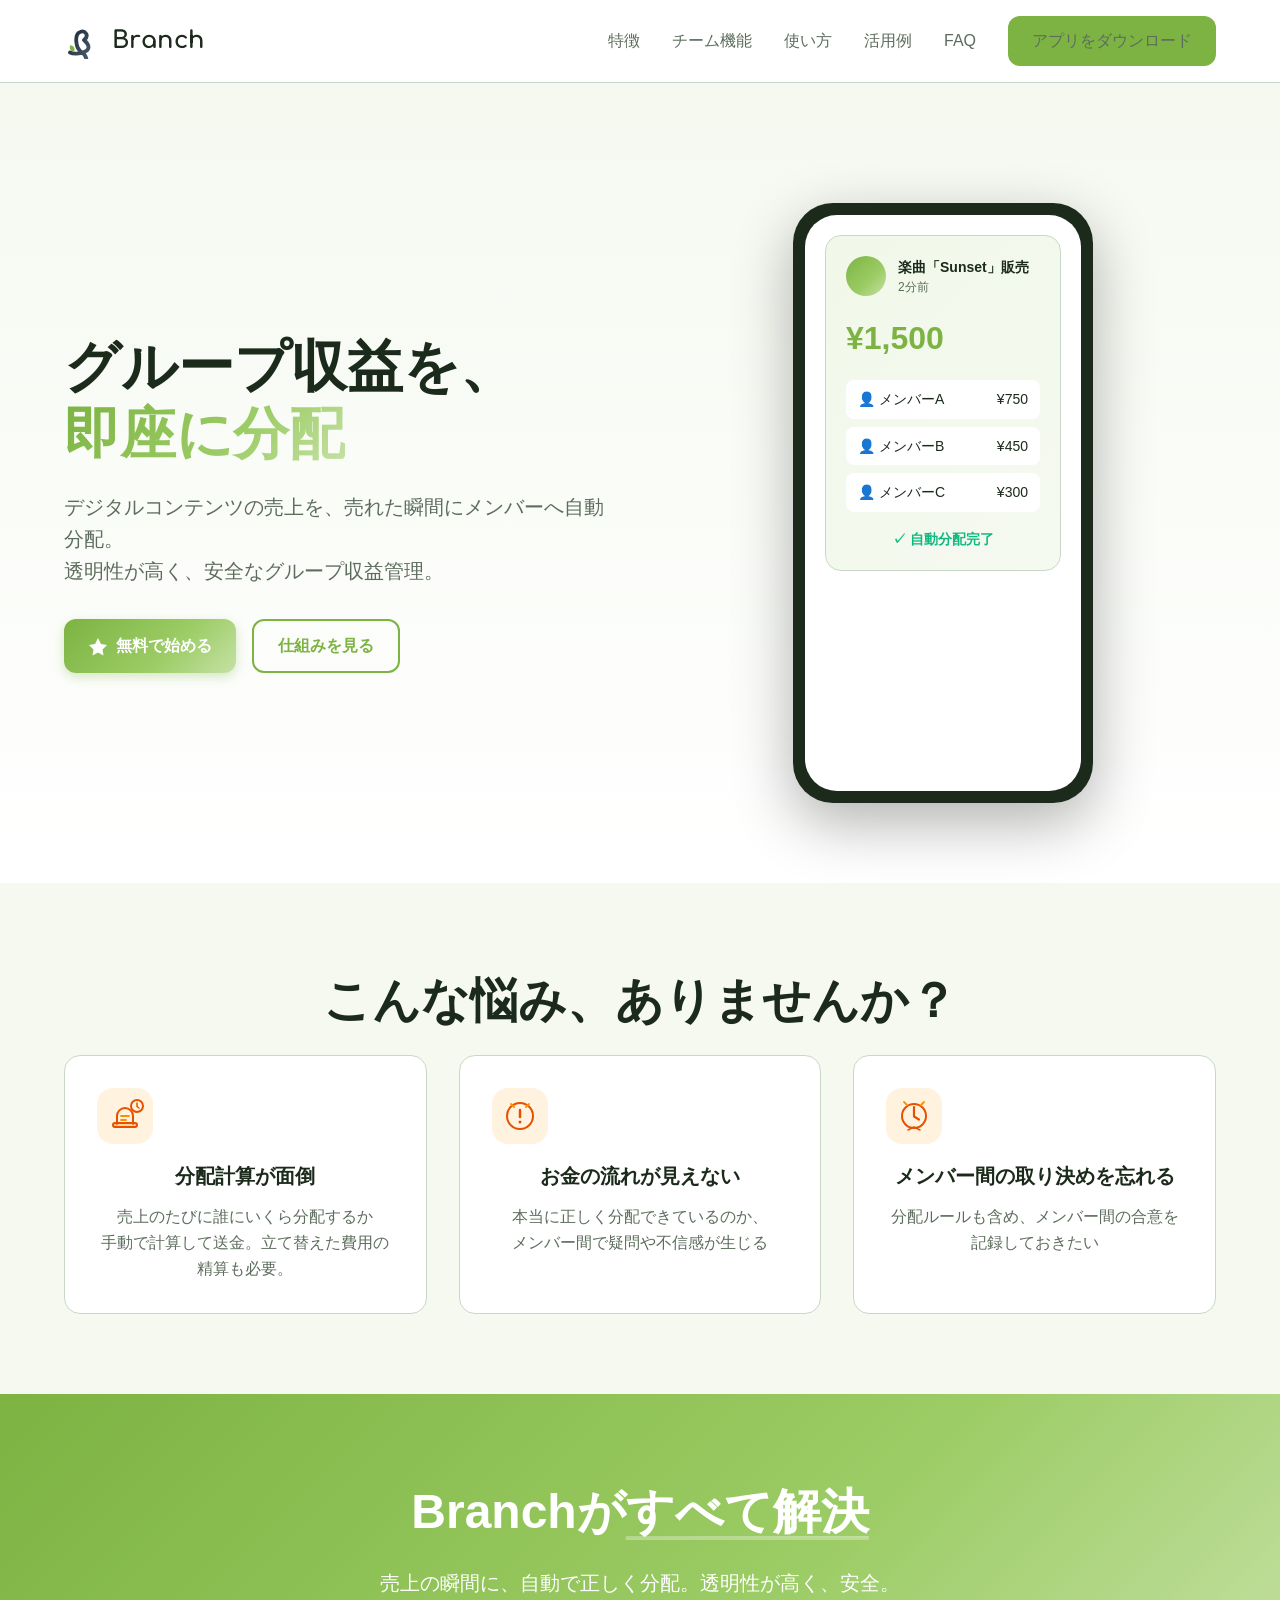
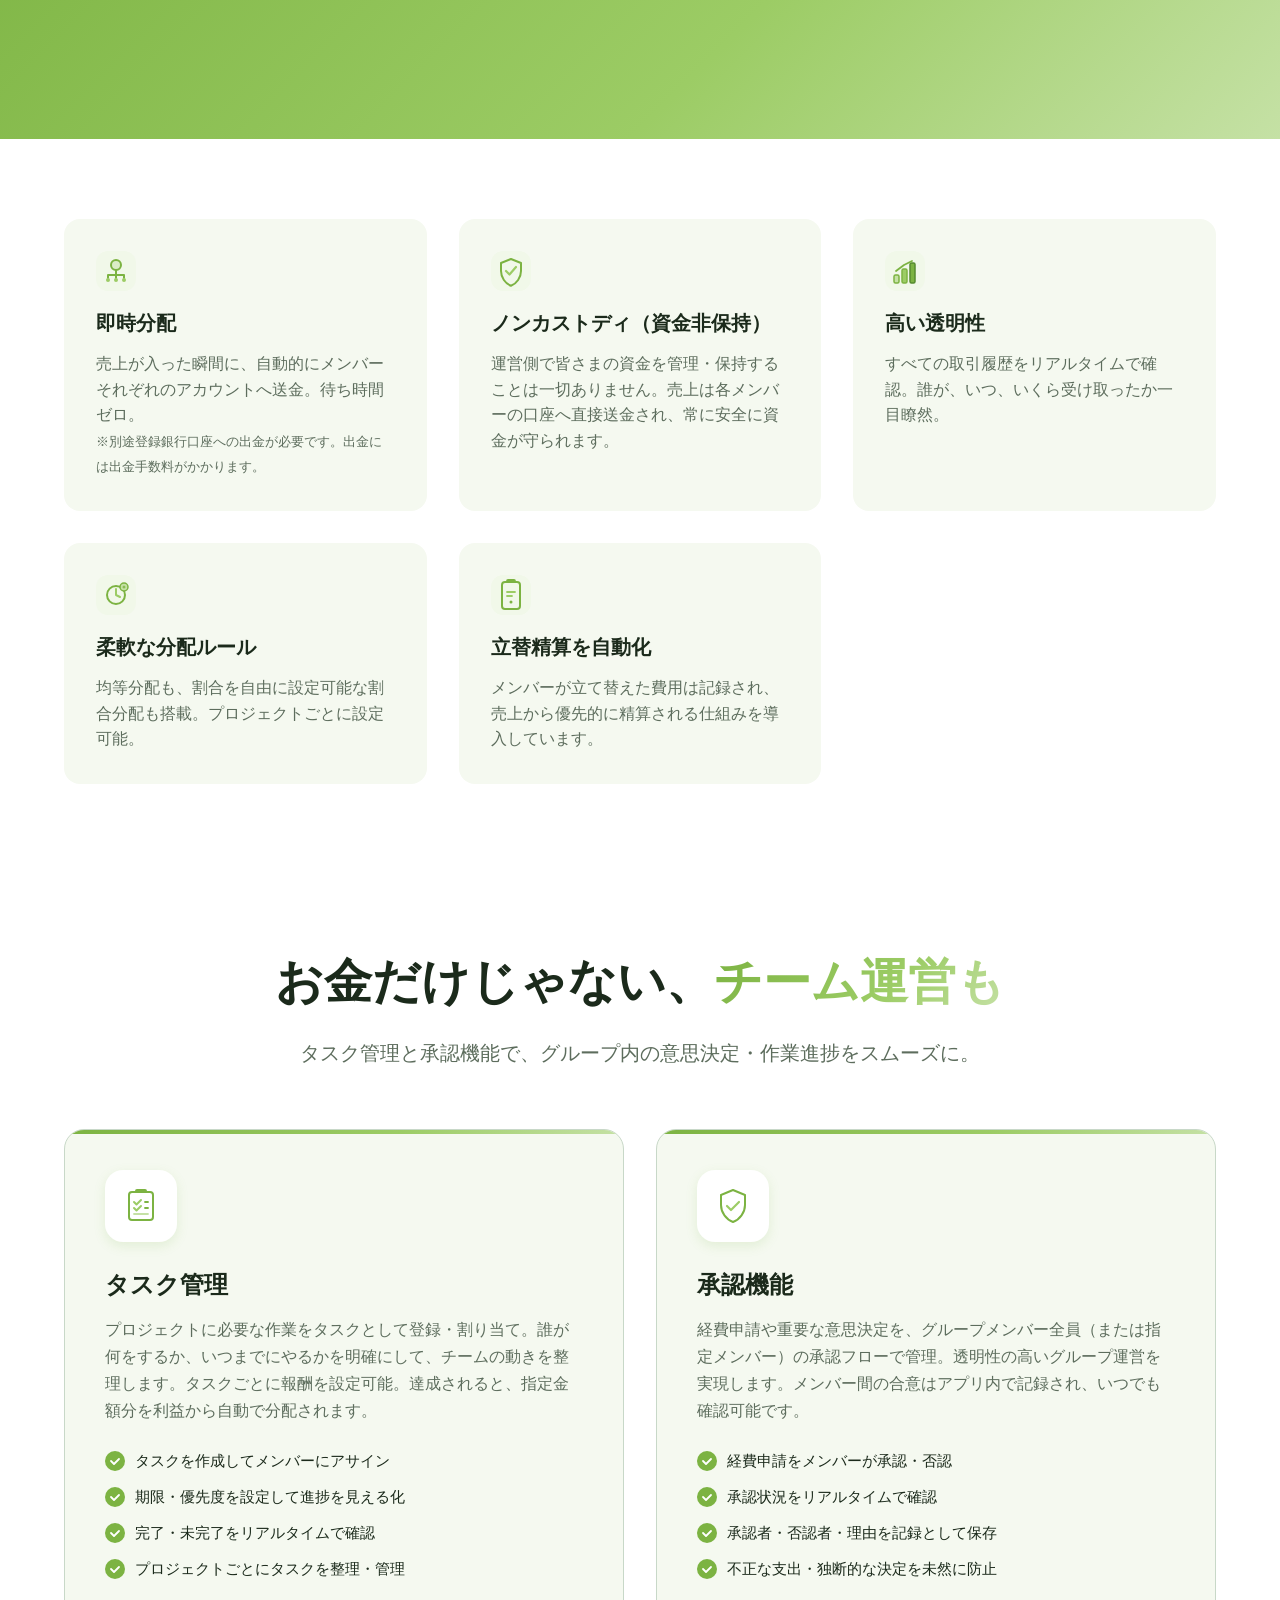
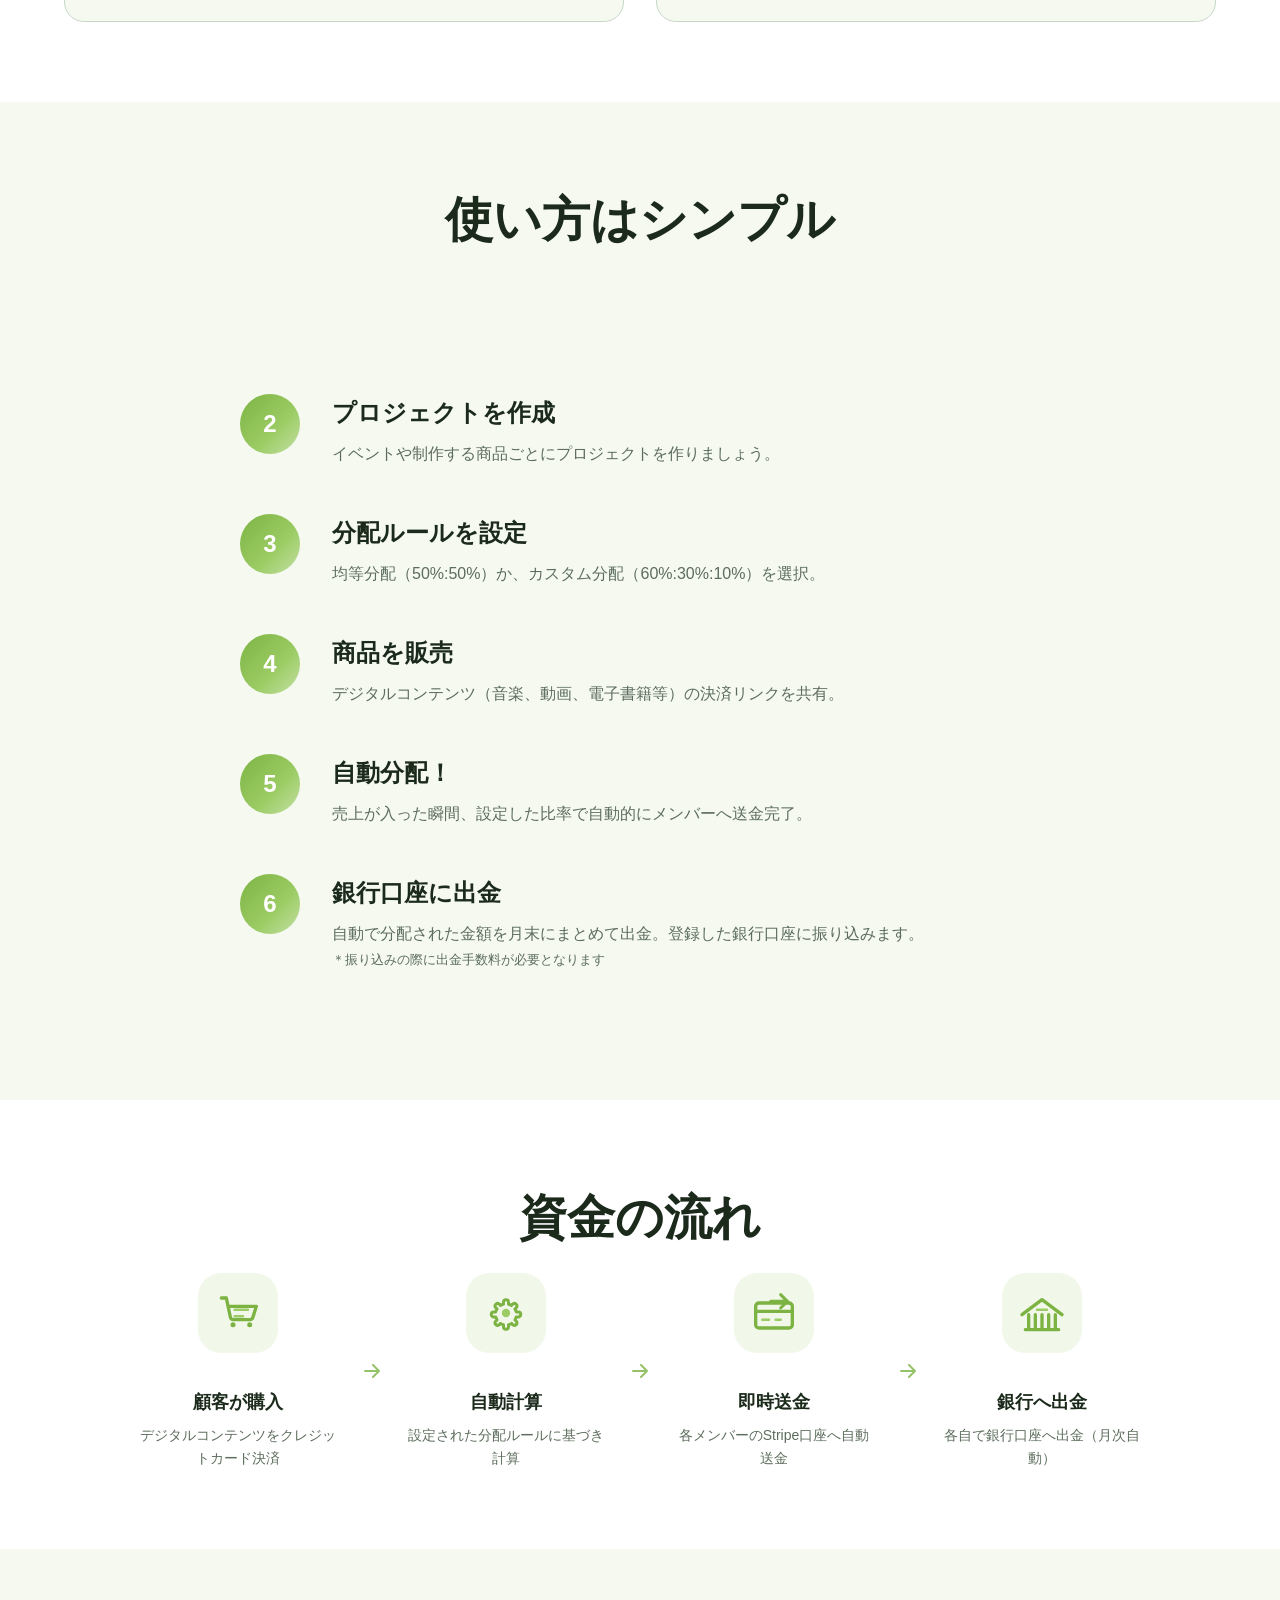
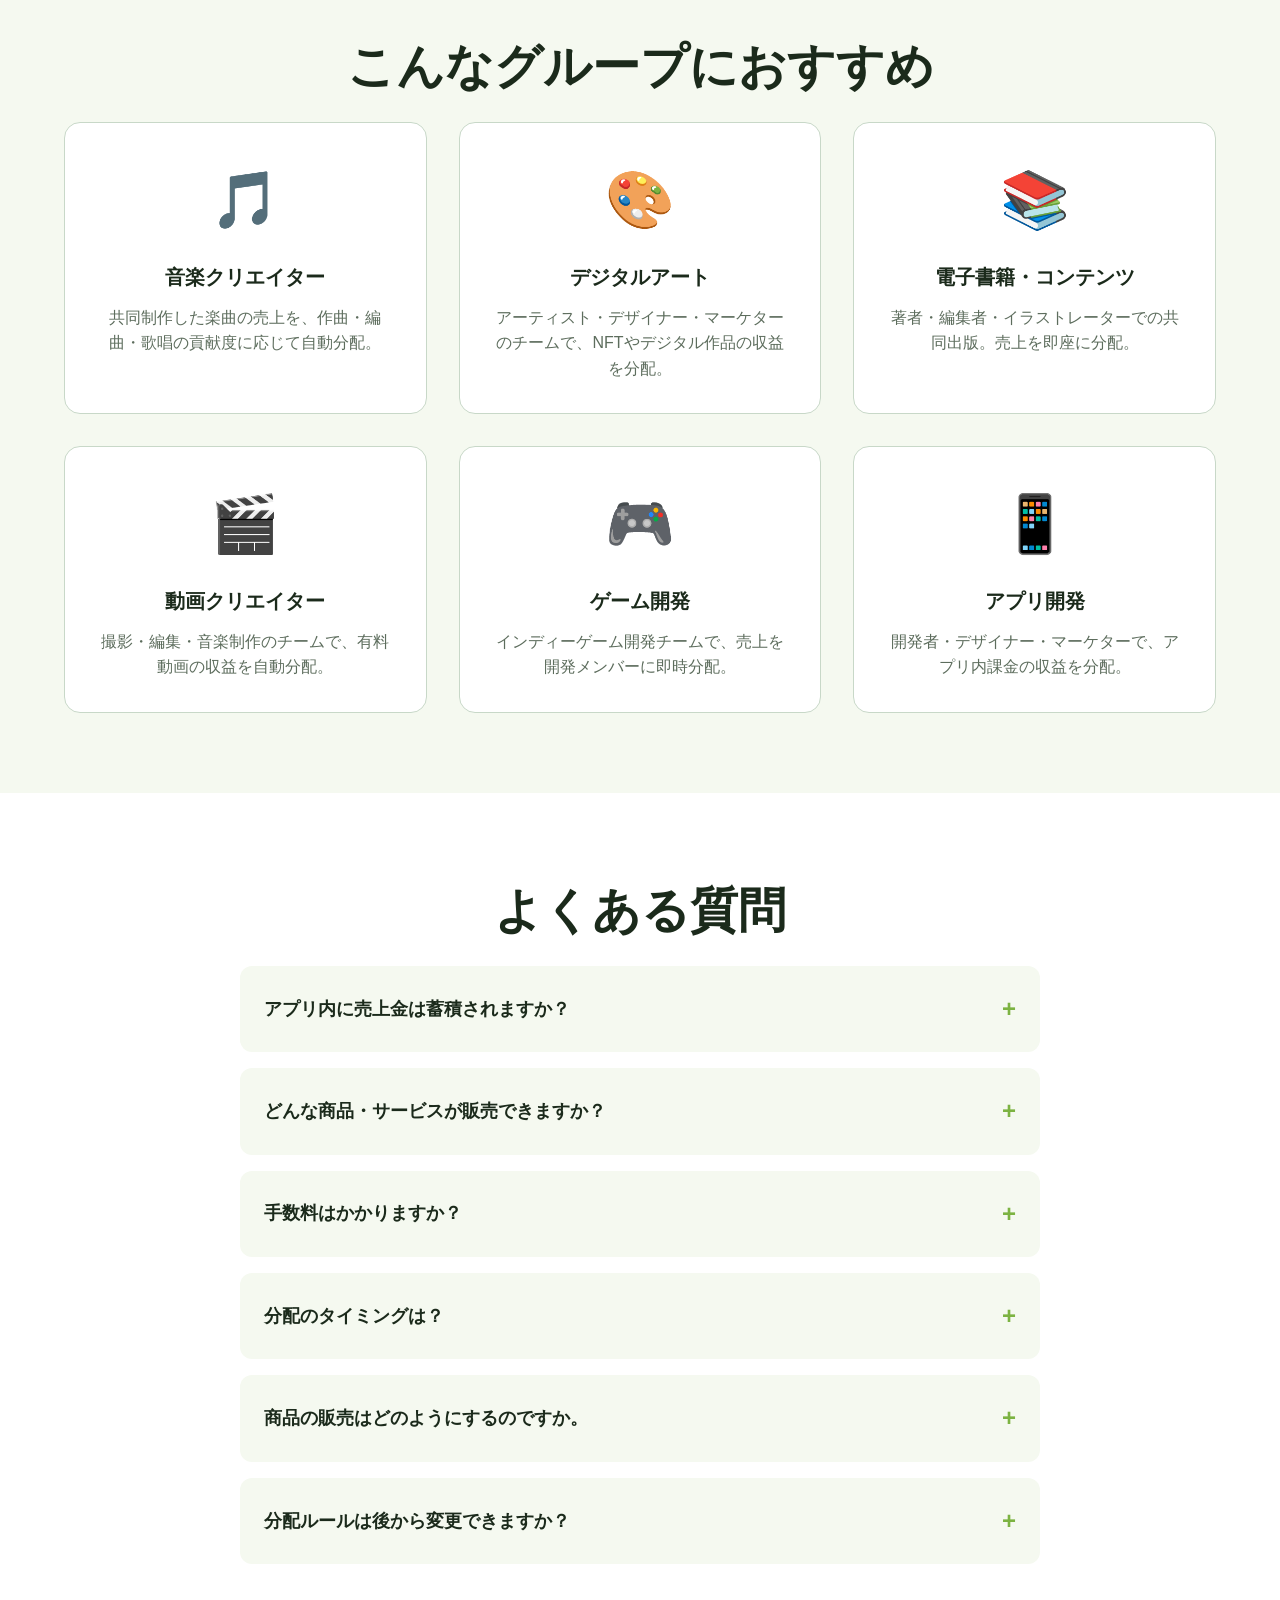
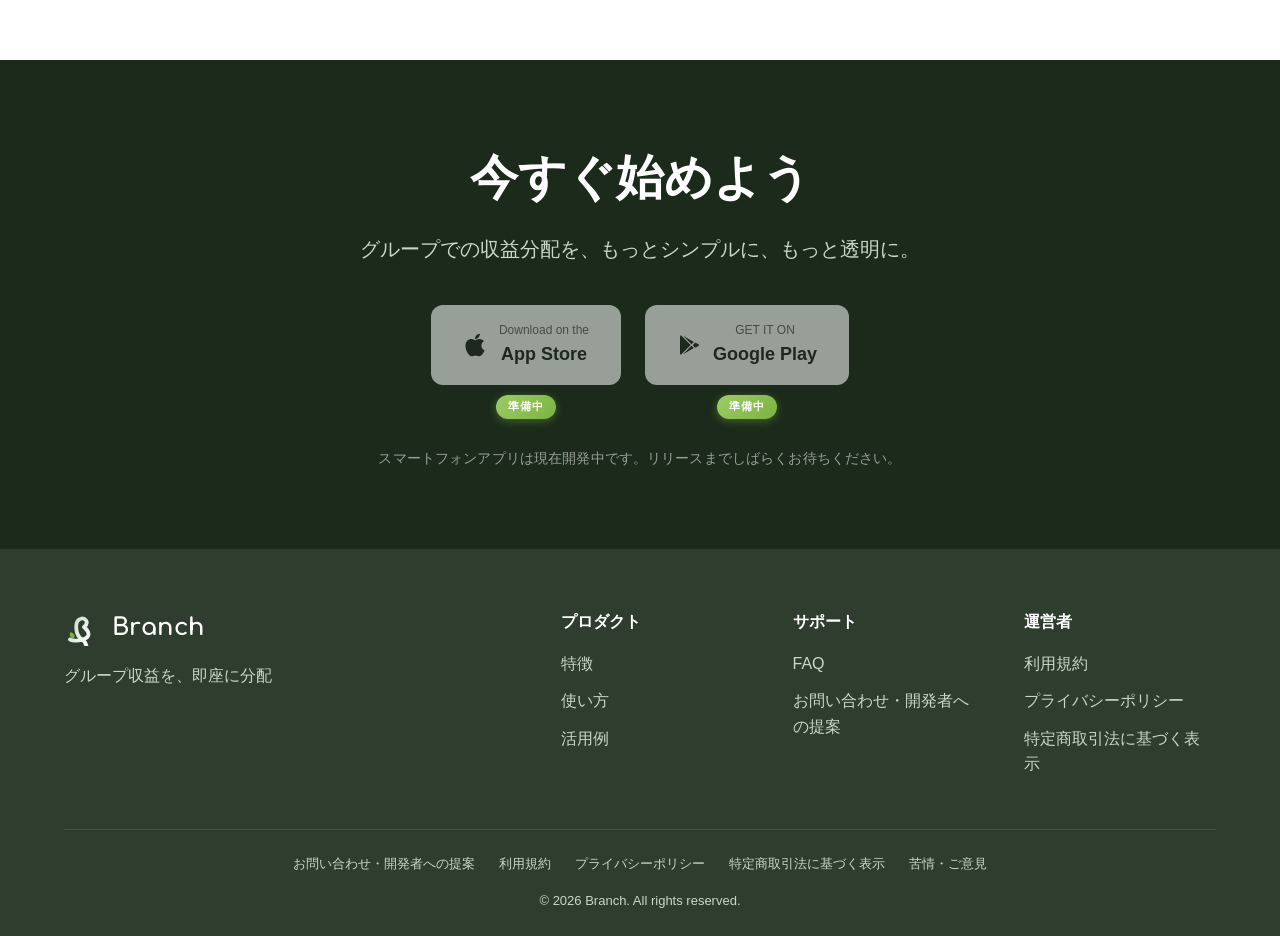
<file: index.html>
<!DOCTYPE html>
<html lang="ja">

<head>
    <meta charset="UTF-8">
    <meta name="viewport" content="width=device-width, initial-scale=1.0">
    <meta name="description" content="Branch - グループでの収益分配を自動化。デジタルコンテンツの売上を、瞬時にメンバーへ。">
    <title>Branch - グループ収益を、即座に分配</title>
    <link rel="icon" type="image/svg+xml" href="favicon.svg">
    <link rel="preconnect" href="https://fonts.googleapis.com">
    <link rel="preconnect" href="https://fonts.gstatic.com" crossorigin>
    <link href="https://fonts.googleapis.com/css2?family=Comfortaa:wght@700&display=swap" rel="stylesheet">
    <link rel="stylesheet" href="styles.css">
</head>

<body>
    <!-- ヘッダー -->
    <header class="header">
        <div class="container">
            <div class="logo">
                <svg width="36" height="36" viewBox="60 -60 680 720" xmlns="http://www.w3.org/2000/svg">
                    <defs>
                        <linearGradient id="headerLineGrad" x1="0%" y1="0%" x2="100%" y2="100%">
                            <stop offset="0%" style="stop-color:#1C2B3A;stop-opacity:1" />
                            <stop offset="100%" style="stop-color:#4A5A6A;stop-opacity:1" />
                        </linearGradient>
                    </defs>
                    <path
                        d="M 160,530 C 270,590 720,530 440,280 C 560,180 450,90 375,115 C 245,145 255,440 405,535 C 480,585 482,635 488,660"
                        fill="none" stroke="url(#headerLineGrad)" stroke-width="76" stroke-linecap="round"
                        stroke-linejoin="round" />
                    <g transform="translate(238,512) rotate(-120)">
                        <path d="M0,0 C35,-58 105,-58 145,0 C105,58 35,58 0,0 Z" fill="#7CB342" />
                    </g>
                </svg>
                <span>Branch</span>
            </div>
            <nav class="nav">
                <a href="#features">特徴</a>
                <a href="#team-features">チーム機能</a>
                <a href="#how-it-works">使い方</a>
                <a href="#use-cases">活用例</a>
                <a href="#faq">FAQ</a>
                <a href="#cta" class="btn-secondary">アプリをダウンロード</a>
            </nav>
        </div>
    </header>

    <!-- ヒーロー -->
    <section class="hero">
        <div class="container">
            <div class="hero-content">
                <h1 class="hero-title">
                    グループ収益を、<br>
                    <span class="gradient-text">即座に分配</span>
                </h1>
                <p class="hero-description">
                    デジタルコンテンツの売上を、売れた瞬間にメンバーへ自動分配。<br>
                    透明性が高く、安全なグループ収益管理。
                </p>
                <div class="hero-buttons">
                    <a href="#cta" class="btn-primary">
                        <svg width="20" height="20" viewBox="0 0 20 20" fill="none">
                            <path d="M10 2L13 8L19 9L14.5 13.5L15.5 19.5L10 16.5L4.5 19.5L5.5 13.5L1 9L7 8L10 2Z"
                                fill="white" />
                        </svg>
                        無料で始める
                    </a>
                    <a href="#how-it-works" class="btn-outline">仕組みを見る</a>
                </div>
            </div>
            <div class="hero-image">
                <div class="phone-mockup">
                    <div class="phone-screen">
                        <div class="demo-card">
                            <div class="demo-header">
                                <div class="demo-avatar"></div>
                                <div>
                                    <div class="demo-title">楽曲「Sunset」販売</div>
                                    <div class="demo-time">2分前</div>
                                </div>
                            </div>
                            <div class="demo-amount">¥1,500</div>
                            <div class="demo-splits">
                                <div class="split-item">
                                    <span>👤 メンバーA</span>
                                    <span>¥750</span>
                                </div>
                                <div class="split-item">
                                    <span>👤 メンバーB</span>
                                    <span>¥450</span>
                                </div>
                                <div class="split-item">
                                    <span>👤 メンバーC</span>
                                    <span>¥300</span>
                                </div>
                            </div>
                            <div class="demo-status">✓ 自動分配完了</div>
                        </div>
                    </div>
                </div>
            </div>
        </div>
    </section>

    <!-- 問題提起 -->
    <section class="problem">
        <div class="container">
            <h2 class="section-title">こんな悩み、ありませんか？</h2>
            <div class="problem-grid">
                <div class="problem-card">
                    <div class="problem-icon">
                        <svg width="56" height="56" viewBox="0 0 56 56" fill="none" xmlns="http://www.w3.org/2000/svg">
                            <rect width="56" height="56" rx="16" fill="#FFF3E0" />
                            <path d="M20 36v-8a8 8 0 1 1 16 0v8" stroke="#E65100" stroke-width="2"
                                stroke-linecap="round" />
                            <rect x="16" y="35" width="24" height="4" rx="2" fill="#FF8F00" fill-opacity="0.3"
                                stroke="#E65100" stroke-width="2" />
                            <path d="M24 28h8M24 32h5" stroke="#FF8F00" stroke-width="1.8" stroke-linecap="round" />
                            <circle cx="40" cy="18" r="6" fill="#FFF3E0" stroke="#E65100" stroke-width="2" />
                            <path d="M40 15v3.5l2 1.5" stroke="#E65100" stroke-width="1.5" stroke-linecap="round"
                                stroke-linejoin="round" />
                        </svg>
                    </div>
                    <h3>分配計算が面倒</h3>
                    <p>売上のたびに誰にいくら分配するか<br>手動で計算して送金。立て替えた費用の精算も必要。</p>
                </div>
                <div class="problem-card">
                    <div class="problem-icon">
                        <svg width="56" height="56" viewBox="0 0 56 56" fill="none" xmlns="http://www.w3.org/2000/svg">
                            <rect width="56" height="56" rx="16" fill="#FFF3E0" />
                            <circle cx="28" cy="28" r="13" stroke="#E65100" stroke-width="2" />
                            <path d="M28 22v7" stroke="#E65100" stroke-width="2.5" stroke-linecap="round" />
                            <circle cx="28" cy="34" r="1.5" fill="#E65100" />
                            <path d="M22 19l-3-3M34 19l3-3" stroke="#FF8F00" stroke-width="1.8"
                                stroke-linecap="round" />
                        </svg>
                    </div>
                    <h3>お金の流れが見えない</h3>
                    <p>本当に正しく分配できているのか、<br>メンバー間で疑問や不信感が生じる</p>
                </div>
                <div class="problem-card">
                    <div class="problem-icon">
                        <svg width="56" height="56" viewBox="0 0 56 56" fill="none" xmlns="http://www.w3.org/2000/svg">
                            <rect width="56" height="56" rx="16" fill="#FFF3E0" />
                            <circle cx="28" cy="28" r="12" stroke="#E65100" stroke-width="2" />
                            <path d="M28 19v9.5l5 3" stroke="#E65100" stroke-width="2.2" stroke-linecap="round"
                                stroke-linejoin="round" />
                            <path d="M18 14l3 3M38 14l-3 3" stroke="#FF8F00" stroke-width="1.8"
                                stroke-linecap="round" />
                            <path d="M22 42l6-3 6 3" stroke="#E65100" stroke-width="1.5" stroke-linecap="round"
                                stroke-linejoin="round" />
                        </svg>
                    </div>
                    <h3>メンバー間の取り決めを忘れる</h3>
                    <p>分配ルールも含め、メンバー間の合意を記録しておきたい</p>
                </div>
            </div>
        </div>
    </section>

    <!-- ソリューション -->
    <section class="solution">
        <div class="container">
            <h2 class="section-title">Branchが<span class="gradient-text">すべて解決</span></h2>
            <p class="section-subtitle">売上の瞬間に、自動で正しく分配。透明性が高く、安全。</p>
        </div>
    </section>

    <!-- 特徴 -->
    <section id="features" class="features">
        <div class="container">
            <div class="features-grid">
                <div class="feature-card">
                    <div class="feature-icon">
                        <svg width="40" height="40" viewBox="0 0 40 40" fill="none" xmlns="http://www.w3.org/2000/svg">
                            <rect width="40" height="40" rx="12" fill="#F1F8E9" />
                            <circle cx="20" cy="14" r="5" stroke="#7CB342" stroke-width="2" fill="#C5E1A5"
                                fill-opacity="0.5" />
                            <path d="M20 19v8M12 27v-3h16v3" stroke="#7CB342" stroke-width="2" stroke-linecap="round"
                                stroke-linejoin="round" />
                            <circle cx="12" cy="29" r="2" fill="#9CCC65" />
                            <circle cx="20" cy="29" r="2" fill="#9CCC65" />
                            <circle cx="28" cy="29" r="2" fill="#9CCC65" />
                        </svg>
                    </div>
                    <h3>即時分配</h3>
                    <p>売上が入った瞬間に、自動的にメンバーそれぞれのアカウントへ送金。待ち時間ゼロ。<br><small
                            style="color: var(--gray);">※別途登録銀行口座への出金が必要です。出金には出金手数料がかかります。</small></p>
                </div>
                <div class="feature-card">
                    <div class="feature-icon">
                        <svg width="40" height="40" viewBox="0 0 40 40" fill="none" xmlns="http://www.w3.org/2000/svg">
                            <rect width="40" height="40" rx="12" fill="#F1F8E9" />
                            <path d="M20 8L10 12v8c0 6.5 4.3 12.6 10 14.8 5.7-2.2 10-8.3 10-14.8v-8L20 8z"
                                stroke="#7CB342" stroke-width="2" stroke-linecap="round" stroke-linejoin="round" />
                            <path d="M15 20l3.5 3.5L25 16" stroke="#9CCC65" stroke-width="2.2" stroke-linecap="round"
                                stroke-linejoin="round" />
                        </svg>
                    </div>
                    <h3>ノンカストディ（資金非保持）</h3>
                    <p>運営側で皆さまの資金を管理・保持することは一切ありません。売上は各メンバーの口座へ直接送金され、常に安全に資金が守られます。</p>
                </div>
                <div class="feature-card">
                    <div class="feature-icon">
                        <svg width="40" height="40" viewBox="0 0 40 40" fill="none" xmlns="http://www.w3.org/2000/svg">
                            <rect width="40" height="40" rx="12" fill="#F1F8E9" />
                            <rect x="9" y="24" width="5" height="8" rx="1.5" fill="#C5E1A5" stroke="#7CB342"
                                stroke-width="1.5" />
                            <rect x="17" y="18" width="5" height="14" rx="1.5" fill="#9CCC65" stroke="#7CB342"
                                stroke-width="1.5" />
                            <rect x="25" y="12" width="5" height="20" rx="1.5" fill="#7CB342" stroke="#558B2F"
                                stroke-width="1.5" />
                            <path d="M11 20l8-6 8-4" stroke="#7CB342" stroke-width="1.8" stroke-linecap="round"
                                stroke-linejoin="round" />
                        </svg>
                    </div>
                    <h3>高い透明性</h3>
                    <p>すべての取引履歴をリアルタイムで確認。誰が、いつ、いくら受け取ったか一目瞭然。</p>
                </div>
                <div class="feature-card">
                    <div class="feature-icon">
                        <svg width="40" height="40" viewBox="0 0 40 40" fill="none" xmlns="http://www.w3.org/2000/svg">
                            <rect width="40" height="40" rx="12" fill="#F1F8E9" />
                            <circle cx="20" cy="20" r="9" stroke="#7CB342" stroke-width="2" />
                            <path d="M20 14v6l4 2" stroke="#9CCC65" stroke-width="2" stroke-linecap="round"
                                stroke-linejoin="round" />
                            <circle cx="28" cy="12" r="4" fill="#C5E1A5" stroke="#7CB342" stroke-width="1.5" />
                            <path d="M27 12h2M28 11v2" stroke="#7CB342" stroke-width="1.2" stroke-linecap="round" />
                        </svg>
                    </div>
                    <h3>柔軟な分配ルール</h3>
                    <p>均等分配も、割合を自由に設定可能な割合分配も搭載。プロジェクトごとに設定可能。</p>
                </div>
                <div class="feature-card">
                    <div class="feature-icon">
                        <svg width="40" height="40" viewBox="0 0 40 40" fill="none" xmlns="http://www.w3.org/2000/svg">
                            <rect width="40" height="40" rx="12" fill="#F1F8E9" />
                            <rect x="11" y="7" width="18" height="27" rx="3" stroke="#7CB342" stroke-width="2" />
                            <path d="M16 7v-1a1 1 0 0 1 1-1h6a1 1 0 0 1 1 1v1" stroke="#7CB342" stroke-width="1.8"
                                stroke-linecap="round" />
                            <path d="M16 17h8M16 21h5" stroke="#9CCC65" stroke-width="1.8" stroke-linecap="round" />
                            <circle cx="20" cy="27" r="1.5" fill="#7CB342" />
                        </svg>
                    </div>
                    <h3>立替精算を自動化</h3>
                    <p>メンバーが立て替えた費用は記録され、売上から優先的に精算される仕組みを導入しています。</p>
                </div>
            </div>
        </div>
    </section>

    <!-- 使い方 -->
    <!-- チーム運営 -->
    <section id="team-features" class="team-features">
        <div class="container">
            <h2 class="section-title">お金だけじゃない、<span class="gradient-text">チーム運営も</span></h2>
            <p class="section-subtitle">タスク管理と承認機能で、グループ内の意思決定・作業進捗をスムーズに。</p>
            <div class="team-grid">
                <div class="team-card">
                    <div class="team-card-icon">
                        <svg width="40" height="40" viewBox="0 0 40 40" fill="none" xmlns="http://www.w3.org/2000/svg">
                            <rect x="8" y="6" width="24" height="28" rx="3" stroke="#7CB342" stroke-width="2" />
                            <path d="M15 6v-1a1 1 0 0 1 1-1h8a1 1 0 0 1 1 1v1" stroke="#7CB342" stroke-width="2"
                                stroke-linecap="round" />
                            <path d="M13 16l2.5 2.5L20 14" stroke="#9CCC65" stroke-width="2" stroke-linecap="round"
                                stroke-linejoin="round" />
                            <path d="M24 16h3" stroke="#7CB342" stroke-width="1.8" stroke-linecap="round" />
                            <path d="M13 22l2.5 2.5L20 20" stroke="#9CCC65" stroke-width="2" stroke-linecap="round"
                                stroke-linejoin="round" />
                            <path d="M24 22h3" stroke="#7CB342" stroke-width="1.8" stroke-linecap="round" />
                            <path d="M13 28h14" stroke="#C5E1A5" stroke-width="1.8" stroke-linecap="round" />
                        </svg>
                    </div>
                    <h3>タスク管理</h3>
                    <p>プロジェクトに必要な作業をタスクとして登録・割り当て。誰が何をするか、いつまでにやるかを明確にして、チームの動きを整理します。タスクごとに報酬を設定可能。達成されると、指定金額分を利益から自動で分配されます。
                    </p>
                    <ul class="team-feature-list">
                        <li>タスクを作成してメンバーにアサイン</li>
                        <li>期限・優先度を設定して進捗を見える化</li>
                        <li>完了・未完了をリアルタイムで確認</li>
                        <li>プロジェクトごとにタスクを整理・管理</li>
                    </ul>
                </div>
                <div class="team-card">
                    <div class="team-card-icon">
                        <svg width="40" height="40" viewBox="0 0 40 40" fill="none" xmlns="http://www.w3.org/2000/svg">
                            <path d="M20 4L8 9v10c0 7.5 5.2 14.5 12 17 6.8-2.5 12-9.5 12-17V9L20 4z" stroke="#7CB342"
                                stroke-width="2" stroke-linecap="round" stroke-linejoin="round" />
                            <path d="M14 20l4 4 8-8" stroke="#9CCC65" stroke-width="2.2" stroke-linecap="round"
                                stroke-linejoin="round" />
                        </svg>
                    </div>
                    <h3>承認機能</h3>
                    <p>経費申請や重要な意思決定を、グループメンバー全員（または指定メンバー）の承認フローで管理。透明性の高いグループ運営を実現します。メンバー間の合意はアプリ内で記録され、いつでも確認可能です。
                    </p>
                    <ul class="team-feature-list">
                        <li>経費申請をメンバーが承認・否認</li>
                        <li>承認状況をリアルタイムで確認</li>
                        <li>承認者・否認者・理由を記録として保存</li>
                        <li>不正な支出・独断的な決定を未然に防止</li>
                    </ul>
                </div>
            </div>
        </div>
    </section>

    <!-- 使い方 -->
    <section id="how-it-works" class="how-it-works">
        <div class="container">
            <h2 class="section-title">使い方はシンプル</h2>
            <div class="steps">
                <div class="step">
                    <div class="step-number">1</div>
                    <div class="step-content">
                        <h3>グループを作成</h3>
                        <p>アプリでグループを作成し、メンバーを招待。数タップで完了。</p>
                    </div>
                </div>
                <div class="step">
                    <div class="step-number">2</div>
                    <div class="step-content">
                        <h3>プロジェクトを作成</h3>
                        <p>イベントや制作する商品ごとにプロジェクトを作りましょう。</p>
                    </div>
                </div>
                <div class="step">
                    <div class="step-number">3</div>
                    <div class="step-content">
                        <h3>分配ルールを設定</h3>
                        <p>均等分配（50%:50%）か、カスタム分配（60%:30%:10%）を選択。</p>
                    </div>
                </div>
                <div class="step">
                    <div class="step-number">4</div>
                    <div class="step-content">
                        <h3>商品を販売</h3>
                        <p>デジタルコンテンツ（音楽、動画、電子書籍等）の決済リンクを共有。</p>
                    </div>
                </div>
                <div class="step">
                    <div class="step-number">5</div>
                    <div class="step-content">
                        <h3>自動分配！</h3>
                        <p>売上が入った瞬間、設定した比率で自動的にメンバーへ送金完了。</p>
                    </div>
                </div>
                <div class="step">
                    <div class="step-number">6</div>
                    <div class="step-content">
                        <h3>銀行口座に出金</h3>
                        <p>自動で分配された金額を月末にまとめて出金。登録した銀行口座に振り込みます。<br><small
                                style="color: var(--gray);">＊振り込みの際に出金手数料が必要となります</small></p>
                    </div>
                </div>
            </div>
        </div>
    </section>

    <!-- 資金の流れ -->
    <section class="flow">
        <div class="container">
            <h2 class="section-title">資金の流れ</h2>
            <div class="flow-diagram">
                <div class="flow-step">
                    <div class="flow-icon">
                        <svg width="48" height="48" viewBox="0 0 48 48" fill="none" xmlns="http://www.w3.org/2000/svg">
                            <rect width="48" height="48" rx="14" fill="#F1F8E9" />
                            <path d="M14 15h3l2.4 11.4a2 2 0 0 0 2 1.6h9.6a2 2 0 0 0 2-1.6L35 20H18" stroke="#7CB342"
                                stroke-width="2" stroke-linecap="round" stroke-linejoin="round" />
                            <circle cx="21" cy="31" r="1.5" fill="#7CB342" />
                            <circle cx="31" cy="31" r="1.5" fill="#7CB342" />
                            <path d="M22 22h8M22 26h5" stroke="#9CCC65" stroke-width="1.5" stroke-linecap="round" />
                        </svg>
                    </div>
                    <div class="flow-label">顧客が購入</div>
                    <div class="flow-desc">デジタルコンテンツをクレジットカード決済</div>
                </div>
                <div class="flow-arrow">
                    <svg width="24" height="24" viewBox="0 0 24 24" fill="none" xmlns="http://www.w3.org/2000/svg">
                        <path d="M5 12h14M13 6l6 6-6 6" stroke="#7CB342" stroke-width="2" stroke-linecap="round"
                            stroke-linejoin="round" />
                    </svg>
                </div>
                <div class="flow-step">
                    <div class="flow-icon">
                        <svg width="48" height="48" viewBox="0 0 48 48" fill="none" xmlns="http://www.w3.org/2000/svg">
                            <rect width="48" height="48" rx="14" fill="#F1F8E9" />
                            <path
                                d="M24 16a1.5 1.5 0 0 1 1.5 1.5v1.2a6 6 0 0 1 1.8.75l.85-.85a1.5 1.5 0 0 1 2.1 2.1l-.85.85c.32.57.57 1.17.75 1.8h1.2a1.5 1.5 0 0 1 0 3h-1.2a6 6 0 0 1-.75 1.8l.85.85a1.5 1.5 0 0 1-2.1 2.1l-.85-.85a6 6 0 0 1-1.8.75v1.2a1.5 1.5 0 0 1-3 0v-1.2a6 6 0 0 1-1.8-.75l-.85.85a1.5 1.5 0 0 1-2.1-2.1l.85-.85a6 6 0 0 1-.75-1.8h-1.2a1.5 1.5 0 0 1 0-3h1.2c.18-.63.43-1.23.75-1.8l-.85-.85a1.5 1.5 0 0 1 2.1-2.1l.85.85c.57-.32 1.17-.57 1.8-.75v-1.2A1.5 1.5 0 0 1 24 16z"
                                stroke="#7CB342" stroke-width="1.8" stroke-linecap="round" stroke-linejoin="round" />
                            <circle cx="24" cy="24" r="2.5" fill="#9CCC65" />
                        </svg>
                    </div>
                    <div class="flow-label">自動計算</div>
                    <div class="flow-desc">設定された分配ルールに基づき計算</div>
                </div>
                <div class="flow-arrow">
                    <svg width="24" height="24" viewBox="0 0 24 24" fill="none" xmlns="http://www.w3.org/2000/svg">
                        <path d="M5 12h14M13 6l6 6-6 6" stroke="#7CB342" stroke-width="2" stroke-linecap="round"
                            stroke-linejoin="round" />
                    </svg>
                </div>
                <div class="flow-step">
                    <div class="flow-icon">
                        <svg width="48" height="48" viewBox="0 0 48 48" fill="none" xmlns="http://www.w3.org/2000/svg">
                            <rect width="48" height="48" rx="14" fill="#F1F8E9" />
                            <rect x="13" y="18" width="22" height="15" rx="2" stroke="#7CB342" stroke-width="2" />
                            <path d="M13 23h22" stroke="#7CB342" stroke-width="2" />
                            <path d="M17 28h4M25 28h3" stroke="#9CCC65" stroke-width="1.5" stroke-linecap="round" />
                            <path d="M28 13l4 4-4 4" stroke="#7CB342" stroke-width="1.8" stroke-linecap="round"
                                stroke-linejoin="round" />
                            <path d="M32 17H22" stroke="#7CB342" stroke-width="1.8" stroke-linecap="round" />
                        </svg>
                    </div>
                    <div class="flow-label">即時送金</div>
                    <div class="flow-desc">各メンバーのStripe口座へ自動送金</div>
                </div>
                <div class="flow-arrow">
                    <svg width="24" height="24" viewBox="0 0 24 24" fill="none" xmlns="http://www.w3.org/2000/svg">
                        <path d="M5 12h14M13 6l6 6-6 6" stroke="#7CB342" stroke-width="2" stroke-linecap="round"
                            stroke-linejoin="round" />
                    </svg>
                </div>
                <div class="flow-step">
                    <div class="flow-icon">
                        <svg width="48" height="48" viewBox="0 0 48 48" fill="none" xmlns="http://www.w3.org/2000/svg">
                            <rect width="48" height="48" rx="14" fill="#F1F8E9" />
                            <path d="M14 34h20M16 34v-9M20 34v-9M24 34v-9M28 34v-9M32 34v-9" stroke="#7CB342"
                                stroke-width="2" stroke-linecap="round" />
                            <path d="M12 25l12-9 12 9" stroke="#7CB342" stroke-width="2" stroke-linecap="round"
                                stroke-linejoin="round" />
                            <path d="M21 22h6" stroke="#9CCC65" stroke-width="1.5" stroke-linecap="round" />
                        </svg>
                    </div>
                    <div class="flow-label">銀行へ出金</div>
                    <div class="flow-desc">各自で銀行口座へ出金（月次自動）</div>
                </div>
            </div>
        </div>
    </section>

    <!-- ユースケース -->
    <section id="use-cases" class="use-cases">
        <div class="container">
            <h2 class="section-title">こんなグループにおすすめ</h2>
            <div class="use-cases-grid">
                <div class="use-case-card">
                    <div class="use-case-emoji">🎵</div>
                    <h3>音楽クリエイター</h3>
                    <p>共同制作した楽曲の売上を、作曲・編曲・歌唱の貢献度に応じて自動分配。</p>
                </div>
                <div class="use-case-card">
                    <div class="use-case-emoji">🎨</div>
                    <h3>デジタルアート</h3>
                    <p>アーティスト・デザイナー・マーケターのチームで、NFTやデジタル作品の収益を分配。</p>
                </div>
                <div class="use-case-card">
                    <div class="use-case-emoji">📚</div>
                    <h3>電子書籍・コンテンツ</h3>
                    <p>著者・編集者・イラストレーターでの共同出版。売上を即座に分配。</p>
                </div>
                <div class="use-case-card">
                    <div class="use-case-emoji">🎬</div>
                    <h3>動画クリエイター</h3>
                    <p>撮影・編集・音楽制作のチームで、有料動画の収益を自動分配。</p>
                </div>
                <div class="use-case-card">
                    <div class="use-case-emoji">🎮</div>
                    <h3>ゲーム開発</h3>
                    <p>インディーゲーム開発チームで、売上を開発メンバーに即時分配。</p>
                </div>
                <div class="use-case-card">
                    <div class="use-case-emoji">📱</div>
                    <h3>アプリ開発</h3>
                    <p>開発者・デザイナー・マーケターで、アプリ内課金の収益を分配。</p>
                </div>
            </div>
        </div>
    </section>

    <!-- FAQ -->
    <section id="faq" class="faq">
        <div class="container">
            <h2 class="section-title">よくある質問</h2>
            <div class="faq-list">
                <div class="faq-item">
                    <div class="faq-question">
                        <h3>アプリ内に売上金は蓄積されますか？</h3>
                        <span class="faq-toggle">+</span>
                    </div>
                    <div class="faq-answer">
                        <p>一時的に蓄積されますが、長期的に保有することはできません。Branchはノンカストディ（資金非保持）設計を採用しています。運営側で皆さまの預かり金を保持することはないため、極めて高い安全性が確保されています。売上は瞬時にメンバー各自に分配され、１ヶ月を目処に自動で登録銀行口座に出金される設計になっております。
                        </p>
                    </div>
                </div>
                <div class="faq-item">
                    <div class="faq-question">
                        <h3>どんな商品・サービスが販売できますか？</h3>
                        <span class="faq-toggle">+</span>
                    </div>
                    <div class="faq-answer">
                        <p>デジタルコンテンツ（音楽、動画、電子書籍、イラスト等）の販売が対象です。サービスの拡大によって扱えるコンテンツは拡充する予定です。ただしアダルトコンテンツは販売できません。</p>
                    </div>
                </div>
                <div class="faq-item">
                    <div class="faq-question">
                        <h3>手数料はかかりますか？</h3>
                        <span class="faq-toggle">+</span>
                    </div>
                    <div class="faq-answer">
                        <p>売上にかかるプラットフォーム手数料と月に最低１度銀行口座への出金の際に必要となる出金手数料の２つが存在します。クレジットカードなどの決済手数料はプラットフォーム手数料に組み込まれています。具体的な料金については、アプリ内でご確認ください。
                        </p>
                    </div>
                </div>
                <div class="faq-item">
                    <div class="faq-question">
                        <h3>分配のタイミングは？</h3>
                        <span class="faq-toggle">+</span>
                    </div>
                    <div class="faq-answer">
                        <p>売上が発生した瞬間に、指定の分配プロセスに基づき自動的に分配されます。手動での分配ボタンを押す必要はありません。各メンバーへの分配は即座に実行され、銀行口座への出金は毎月自動的に行われます。
                        </p>
                    </div>
                </div>
                <div class="faq-item">
                    <div class="faq-question">
                        <h3>商品の販売はどのようにするのですか。</h3>
                        <span class="faq-toggle">+</span>
                    </div>
                    <div class="faq-answer">
                        <p>本アプリのプロジェクトページ内に商品を登録できるページを用意しております。そちらに商品を登録すると販売用のリンクが有効になります。発行されたリンクをSNSや様々なプラットフォームに掲載するだけで販売が可能です。
                        </p>
                    </div>
                </div>
                <div class="faq-item">
                    <div class="faq-question">
                        <h3>分配ルールは後から変更できますか？</h3>
                        <span class="faq-toggle">+</span>
                    </div>
                    <div class="faq-answer">
                        <p>はい、いつでも変更可能です。ただし、重要な変更についてはメンバーの承認が必要になる場合があります。</p>
                    </div>
                </div>
            </div>
        </div>
    </section>

    <!-- CTA -->
    <section id="cta" class="cta">
        <div class="container">
            <h2 class="cta-title">今すぐ始めよう</h2>
            <p class="cta-description">グループでの収益分配を、もっとシンプルに、もっと透明に。</p>
            <div class="cta-buttons">
                <div class="store-button-wrapper">
                    <a href="#" class="store-button store-button--disabled" onclick="return false;"
                        aria-disabled="true">
                        <!-- Apple logo SVG -->
                        <svg width="24" height="26" viewBox="0 0 384 512" fill="currentColor"
                            xmlns="http://www.w3.org/2000/svg">
                            <path
                                d="M318.7 268.7c-.2-36.7 16.4-64.4 50-84.8-18.8-26.9-47.2-41.7-84.7-44.6-35.5-2.8-74.3 20.7-88.5 20.7-15 0-49.4-19.7-76.4-19.7C63.3 141.2 4 184.8 4 273.5q0 39.3 14.4 81.2c12.8 36.7 59 126.7 107.2 125.2 25.2-.6 43-17.9 75.8-17.9 31.8 0 48.3 17.9 76.4 17.9 48.6-.7 90.4-82.5 102.6-119.3-65.2-30.7-61.7-90-61.7-91.9zm-56.6-164.2c27.3-32.4 24.8-61.9 24-72.5-24.1 1.4-52 16.4-67.9 34.9-17.5 19.8-27.8 44.3-25.6 71.9 26.1 2 49.9-11.4 69.5-34.3z" />
                        </svg>
                        <div>
                            <div class="store-text">Download on the</div>
                            <div class="store-name">App Store</div>
                        </div>
                    </a>
                    <span class="store-coming-soon-badge">準備中</span>
                </div>
                <div class="store-button-wrapper">
                    <a href="#" class="store-button store-button--disabled" onclick="return false;"
                        aria-disabled="true">
                        <svg width="24" height="24" viewBox="0 0 24 24" fill="none">
                            <path
                                d="M3 20.5V3.5C3 2.91 3.34 2.39 3.84 2.15L13.69 12L3.84 21.85C3.34 21.6 3 21.09 3 20.5Z"
                                fill="currentColor" />
                            <path d="M16.81 15.12L6.05 21.34L14.54 12.85L16.81 15.12Z" fill="currentColor" />
                            <path d="M6.05 2.66L16.81 8.88L14.54 11.15L6.05 2.66Z" fill="currentColor" />
                            <path
                                d="M21.8 11.53L18.35 9.56L15.77 12.14L18.35 14.72L21.8 12.75C22.19 12.53 22.19 11.75 21.8 11.53Z"
                                fill="currentColor" />
                        </svg>
                        <div>
                            <div class="store-text">GET IT ON</div>
                            <div class="store-name">Google Play</div>
                        </div>
                    </a>
                    <span class="store-coming-soon-badge">準備中</span>
                </div>
            </div>
            <p class="cta-coming-soon-note">スマートフォンアプリは現在開発中です。リリースまでしばらくお待ちください。</p>
        </div>
    </section>

    <!-- フッター -->
    <footer class="footer">
        <div class="container">
            <div class="footer-content">
                <div class="footer-brand">
                    <div class="logo">
                        <svg width="36" height="36" viewBox="60 -60 680 720" xmlns="http://www.w3.org/2000/svg">
                            <defs>
                                <linearGradient id="footerLineGrad" x1="0%" y1="0%" x2="100%" y2="100%">
                                    <stop offset="0%" style="stop-color:#C8D8C8;stop-opacity:1" />
                                    <stop offset="100%" style="stop-color:#FFFFFF;stop-opacity:1" />
                                </linearGradient>
                            </defs>
                            <path
                                d="M 160,530 C 270,590 720,530 440,280 C 560,180 450,90 375,115 C 245,145 255,440 405,535 C 480,585 482,635 488,660"
                                fill="none" stroke="url(#footerLineGrad)" stroke-width="76" stroke-linecap="round"
                                stroke-linejoin="round" />
                            <g transform="translate(238,512) rotate(-120)">
                                <path d="M0,0 C35,-58 105,-58 145,0 C105,58 35,58 0,0 Z" fill="#7CB342" />
                            </g>
                        </svg>
                        <span>Branch</span>
                    </div>
                    <p>グループ収益を、即座に分配</p>
                </div>
                <div class="footer-links">
                    <div class="footer-column">
                        <h4>プロダクト</h4>
                        <a href="#features">特徴</a>
                        <a href="#how-it-works">使い方</a>
                        <a href="#use-cases">活用例</a>
                    </div>
                    <div class="footer-column">
                        <h4>サポート</h4>
                        <a href="#faq">FAQ</a>
                        <a href="contact.html">お問い合わせ・開発者への提案</a>
                    </div>
                    <div class="footer-column">
                        <h4>運営者</h4>
                        <a href="terms.html">利用規約</a>
                        <a href="privacy.html">プライバシーポリシー</a>
                        <a href="#" id="tokushoho-link"
                            onclick="document.getElementById('tokushoho-modal').style.display='flex'; return false;">特定商取引法に基づく表示</a>
                    </div>
                </div>
            </div>
            <div class="footer-bottom">
                <nav class="footer-bottom-nav">
                    <a href="contact.html" id="contact-footer-link">お問い合わせ・開発者への提案</a>
                    <a href="terms.html">利用規約</a>
                    <a href="privacy.html">プライバシーポリシー</a>
                    <a href="#"
                        onclick="document.getElementById('tokushoho-modal').style.display='flex'; return false;">特定商取引法に基づく表示</a>
                    <a href="#"
                        onclick="document.getElementById('complaint-modal').style.display='flex'; return false;">苦情・ご意見</a>
                </nav>
                <p class="footer-copyright">&copy; 2026 Branch. All rights reserved.</p>
            </div>
        </div>
    </footer>

    <!-- 特定商取引法に基づく表示モーダル -->
    <div id="tokushoho-modal"
        style="display:none; position:fixed; top:0; left:0; width:100%; height:100%; background:rgba(0,0,0,0.6); z-index:9999; align-items:center; justify-content:center; padding: 20px; box-sizing:border-box;"
        onclick="if(event.target===this)this.style.display='none'">
        <div
            style="background:#fff; border-radius:16px; padding:40px; max-width:640px; width:100%; max-height:90vh; overflow-y:auto; position:relative; box-shadow:0 20px 60px rgba(0,0,0,0.3);">
            <button onclick="document.getElementById('tokushoho-modal').style.display='none'"
                style="position:absolute; top:16px; right:20px; background:none; border:none; font-size:24px; cursor:pointer; color:#666; line-height:1;">&times;</button>
            <h2
                style="font-size:1.4rem; font-weight:700; margin-bottom:24px; color:#1a1a2e; border-bottom:2px solid #f0f0f0; padding-bottom:16px;">
                特定商取引法に基づく表示</h2>
            <table style="width:100%; border-collapse:collapse; font-size:0.92rem; line-height:1.7;">
                <tbody>
                    <tr style="border-bottom:1px solid #f0f0f0;">
                        <th
                            style="padding:12px 16px 12px 0; text-align:left; white-space:nowrap; color:#555; font-weight:600; vertical-align:top; width:40%;">
                            販売者名</th>
                        <td style="padding:12px 0;">船戸 数</td>
                    </tr>
                    <tr style="border-bottom:1px solid #f0f0f0;">
                        <th
                            style="padding:12px 16px 12px 0; text-align:left; color:#555; font-weight:600; vertical-align:top;">
                            屋号</th>
                        <td style="padding:12px 0;">Branch</td>
                    </tr>
                    <tr style="border-bottom:1px solid #f0f0f0;">
                        <th
                            style="padding:12px 16px 12px 0; text-align:left; color:#555; font-weight:600; vertical-align:top;">
                            所在地</th>
                        <td style="padding:12px 0;">京都府京都市左京区吉田泉殿町41</td>
                    </tr>
                    <tr style="border-bottom:1px solid #f0f0f0;">
                        <th
                            style="padding:12px 16px 12px 0; text-align:left; color:#555; font-weight:600; vertical-align:top;">
                            電話番号</th>
                        <td style="padding:12px 0;">08078035972</td>
                    </tr>
                    <tr style="border-bottom:1px solid #f0f0f0;">
                        <th
                            style="padding:12px 16px 12px 0; text-align:left; color:#555; font-weight:600; vertical-align:top;">
                            メールアドレス</th>
                        <td style="padding:12px 0;">jasperkazunew190727@gmail.com</td>
                    </tr>
                    <tr style="border-bottom:1px solid #f0f0f0;">
                        <th
                            style="padding:12px 16px 12px 0; text-align:left; color:#555; font-weight:600; vertical-align:top;">
                            販売価格</th>
                        <td style="padding:12px 0;">各サービスの申込画面にてご確認ください。</td>
                    </tr>
                    <tr style="border-bottom:1px solid #f0f0f0;">
                        <th
                            style="padding:12px 16px 12px 0; text-align:left; color:#555; font-weight:600; vertical-align:top;">
                            支払方法</th>
                        <td style="padding:12px 0;">クレジットカード</td>
                    </tr>
                    <tr style="border-bottom:1px solid #f0f0f0;">
                        <th
                            style="padding:12px 16px 12px 0; text-align:left; color:#555; font-weight:600; vertical-align:top;">
                            支払時期</th>
                        <td style="padding:12px 0;">サービス申込時にお支払いいただきます。</td>
                    </tr>
                    <tr style="border-bottom:1px solid #f0f0f0;">
                        <th
                            style="padding:12px 16px 12px 0; text-align:left; color:#555; font-weight:600; vertical-align:top;">
                            サービス提供時期</th>
                        <td style="padding:12px 0;">申込完了後、即時にサービスをご利用いただけます。</td>
                    </tr>
                    <tr style="border-bottom:1px solid #f0f0f0;">
                        <th
                            style="padding:12px 16px 12px 0; text-align:left; color:#555; font-weight:600; vertical-align:top;">
                            返金・キャンセル</th>
                        <td style="padding:12px 0;">
                            デジタルコンテンツの性質上、サービス提供開始後の返金・キャンセルはお受けできません。ただし、サービスに重大な瑕疵がある場合はこの限りではありません。</td>
                    </tr>
                    <tr>
                        <th
                            style="padding:12px 16px 12px 0; text-align:left; color:#555; font-weight:600; vertical-align:top;">
                            動作環境</th>
                        <td style="padding:12px 0;">iOS 15以上 / Android 10以上<br>インターネット接続環境が必要です。</td>
                    </tr>
                </tbody>
            </table>
        </div>
    </div>

    <!-- 個人情報保護方針モーダル -->
    <div id="privacy-modal"
        style="display:none; position:fixed; top:0; left:0; width:100%; height:100%; background:rgba(0,0,0,0.6); z-index:9999; align-items:center; justify-content:center; padding:20px; box-sizing:border-box;"
        onclick="if(event.target===this)this.style.display='none'">
        <div
            style="background:#fff; border-radius:16px; padding:40px; max-width:640px; width:100%; max-height:90vh; overflow-y:auto; position:relative; box-shadow:0 20px 60px rgba(0,0,0,0.3);">
            <button onclick="document.getElementById('privacy-modal').style.display='none'"
                style="position:absolute; top:16px; right:20px; background:none; border:none; font-size:24px; cursor:pointer; color:#666; line-height:1;">&times;</button>
            <h2 style="font-size:1.4rem; font-weight:700; margin-bottom:8px; color:#1a1a2e;">個人情報保護方針</h2>
            <p
                style="font-size:0.85rem; color:#888; margin-bottom:24px; border-bottom:2px solid #f0f0f0; padding-bottom:16px;">
                最終更新日：2026年3月</p>

            <h3 style="font-size:1rem; font-weight:700; margin:20px 0 8px; color:#333;">1. 事業者情報</h3>
            <p style="font-size:0.92rem; line-height:1.8; color:#444;">
                屋号：Branch（個人事業主）<br>本方針は、Branchが提供するサービスにおける個人情報の取り扱いについて定めるものです。</p>

            <h3 style="font-size:1rem; font-weight:700; margin:20px 0 8px; color:#333;">2. 取得する個人情報</h3>
            <ul style="font-size:0.92rem; line-height:1.8; color:#444; padding-left:20px;">
                <li>氏名・メールアドレス等の登録情報</li>
                <li>銀行口座情報（Stripe経由で管理）</li>
                <li>取引履歴・決済情報</li>
                <li>アプリの利用ログ・端末情報</li>
            </ul>

            <h3 style="font-size:1rem; font-weight:700; margin:20px 0 8px; color:#333;">3. 利用目的</h3>
            <ul style="font-size:0.92rem; line-height:1.8; color:#444; padding-left:20px;">
                <li>サービスの提供・運営・改善</li>
                <li>収益分配処理・本人確認</li>
                <li>お問い合わせへの対応</li>
                <li>法令に基づく対応</li>
            </ul>

            <h3 style="font-size:1rem; font-weight:700; margin:20px 0 8px; color:#333;">4. 第三者提供</h3>
            <p style="font-size:0.92rem; line-height:1.8; color:#444;">
                法令に基づく場合、または決済処理のためStripeへのデータ提供を除き、事前の同意なく第三者に個人情報を提供しません。</p>

            <h3 style="font-size:1rem; font-weight:700; margin:20px 0 8px; color:#333;">5. 安全管理</h3>
            <p style="font-size:0.92rem; line-height:1.8; color:#444;">個人情報への不正アクセス・紛失・破損・改ざん・漏洩防止のため、適切なセキュリティ対策を実施します。
            </p>

            <h3 style="font-size:1rem; font-weight:700; margin:20px 0 8px; color:#333;">6. 開示・訂正・削除</h3>
            <p style="font-size:0.92rem; line-height:1.8; color:#444;">
                ご本人からの個人情報の開示・訂正・削除・利用停止のご請求には、合理的な期間内に対応いたします。お問い合わせ窓口までご連絡ください。</p>

            <h3 style="font-size:1rem; font-weight:700; margin:20px 0 8px; color:#333;">7. Cookieの利用</h3>
            <p style="font-size:0.92rem; line-height:1.8; color:#444;">
                当サービスではサービス改善・分析のためCookieを使用します。ブラウザの設定により無効化することができます。</p>

            <h3 style="font-size:1rem; font-weight:700; margin:20px 0 8px; color:#333;">8. お問い合わせ</h3>
            <p style="font-size:0.92rem; line-height:1.8; color:#444;">個人情報に関するお問い合わせは、フッターのお問い合わせ窓口よりご連絡ください。</p>
        </div>
    </div>

    <!-- 苦情・ご意見モーダル -->
    <div id="complaint-modal"
        style="display:none; position:fixed; top:0; left:0; width:100%; height:100%; background:rgba(0,0,0,0.6); z-index:9999; align-items:center; justify-content:center; padding:20px; box-sizing:border-box;"
        onclick="if(event.target===this)this.style.display='none'">
        <div
            style="background:#fff; border-radius:16px; padding:40px; max-width:560px; width:100%; max-height:90vh; overflow-y:auto; position:relative; box-shadow:0 20px 60px rgba(0,0,0,0.3);">
            <button onclick="document.getElementById('complaint-modal').style.display='none'"
                style="position:absolute; top:16px; right:20px; background:none; border:none; font-size:24px; cursor:pointer; color:#666; line-height:1;">&times;</button>
            <h2 style="font-size:1.4rem; font-weight:700; margin-bottom:8px; color:#1a1a2e;">苦情・ご意見</h2>
            <p
                style="font-size:0.92rem; color:#555; margin-bottom:24px; border-bottom:2px solid #f0f0f0; padding-bottom:16px; line-height:1.7;">
                サービスに関するご不満・苦情・ご意見がございましたら、以下の窓口までお知らせください。誠実に対応いたします。</p>

            <div style="background:#F1F8E9; border-radius:12px; padding:24px; margin-bottom:24px;">
                <h3 style="font-size:1rem; font-weight:700; margin-bottom:12px; color:#3a3a3a;">📬 受付窓口</h3>
                <p style="font-size:0.92rem; line-height:1.8; color:#444;">
                    メールアドレス：<strong>jasperkazunew190727@gmail.com</strong><br>受付時間：平日 10:00〜18:00<br>回答期間：原則5営業日以内</p>
            </div>

            <h3 style="font-size:1rem; font-weight:700; margin:0 0 12px; color:#333;">対応の流れ</h3>
            <ol style="font-size:0.92rem; line-height:1.8; color:#444; padding-left:20px;">
                <li>メールにてお問い合わせ内容をお送りください</li>
                <li>受付確認のご連絡をいたします</li>
                <li>内容を確認し、5営業日以内に回答いたします</li>
                <li>必要に応じて、追加のやり取りを行います</li>
            </ol>

            <p style="font-size:0.85rem; color:#888; margin-top:20px; padding-top:16px; border-top:1px solid #f0f0f0;">※
                解決に至らない場合は、消費生活センター等の公的機関へご相談いただくことも可能です。</p>
        </div>
    </div>

    <script src="script.js"></script>
</body>

</html>
</file>
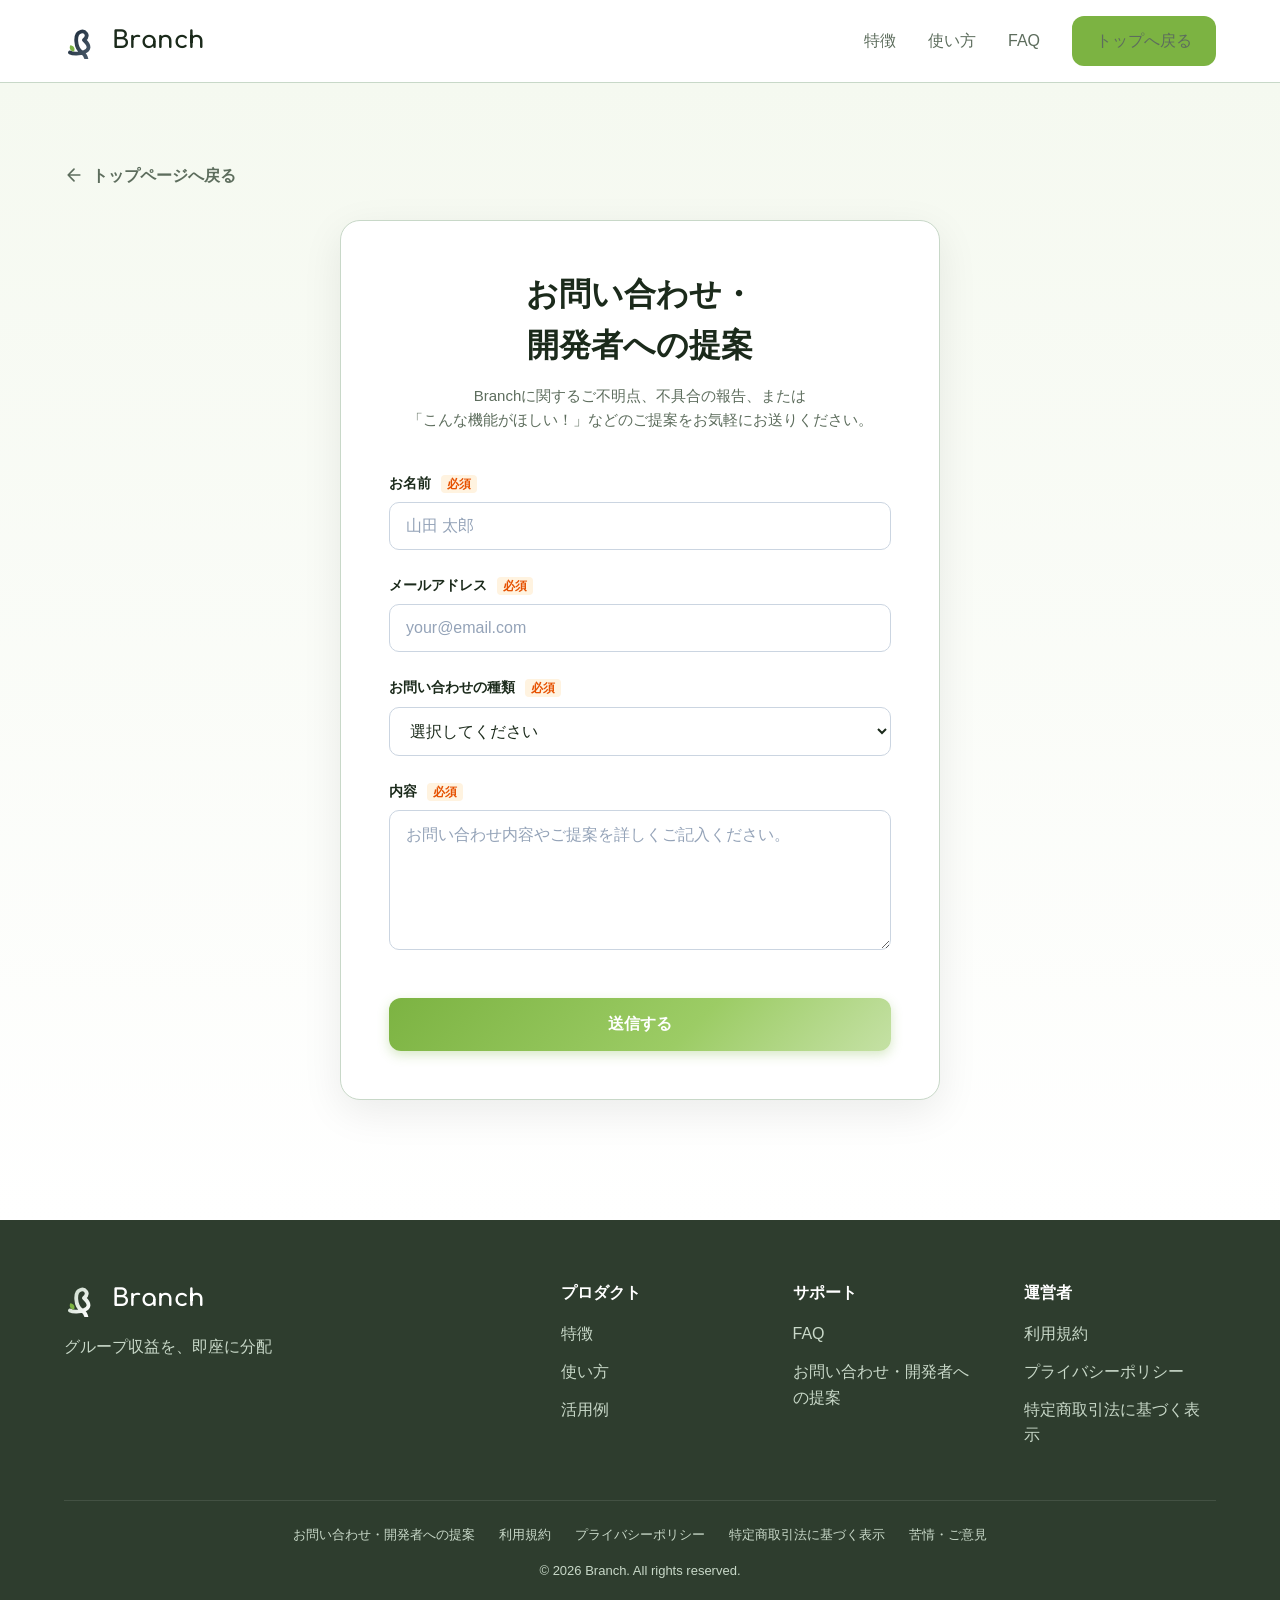
<file: contact.html>
<!DOCTYPE html>
<html lang="ja">

<head>
    <meta charset="UTF-8">
    <meta name="viewport" content="width=device-width, initial-scale=1.0">
    <meta name="description" content="Branchに関するお問い合わせや、開発者への機能提案はこちらのフォームからご連絡ください。">
    <title>お問い合わせ・開発者への提案 | Branch</title>
    <link rel="icon" type="image/svg+xml" href="favicon.svg">
    <link rel="preconnect" href="https://fonts.googleapis.com">
    <link rel="preconnect" href="https://fonts.gstatic.com" crossorigin>
    <link href="https://fonts.googleapis.com/css2?family=Comfortaa:wght@700&display=swap" rel="stylesheet">
    <link rel="stylesheet" href="styles.css">
    <style>
        .contact-section {
            padding: 80px 0 120px;
            background: linear-gradient(180deg, var(--bg) 0%, var(--white) 100%);
            min-height: calc(100vh - 80px);
            /* header/footer 概算 */
        }

        .contact-container {
            max-width: 600px;
            margin: 0 auto;
            background: var(--white);
            padding: 48px;
            border-radius: 20px;
            box-shadow: 0 12px 40px rgba(0, 0, 0, 0.08);
            border: 1px solid var(--gray-light);
        }

        .contact-title {
            font-size: 32px;
            font-weight: 800;
            text-align: center;
            margin-bottom: 12px;
            color: var(--dark);
        }

        .contact-desc {
            text-align: center;
            color: var(--gray);
            margin-bottom: 40px;
            font-size: 15px;
            line-height: 1.6;
        }

        .form-group {
            margin-bottom: 24px;
        }

        .form-label {
            display: block;
            font-weight: 600;
            margin-bottom: 8px;
            color: var(--dark);
            font-size: 14px;
        }

        .form-label span.required {
            color: #E65100;
            font-size: 12px;
            margin-left: 6px;
            background: #FFF3E0;
            padding: 2px 6px;
            border-radius: 4px;
        }

        .form-control {
            width: 100%;
            padding: 14px 16px;
            border: 1px solid #cbd5e1;
            border-radius: 10px;
            font-family: inherit;
            font-size: 16px;
            color: var(--dark);
            background-color: var(--white);
            transition: all 0.3s;
        }

        .form-control::placeholder {
            color: #94a3b8;
        }

        .form-control:focus {
            outline: none;
            border-color: var(--primary);
            box-shadow: 0 0 0 4px rgba(124, 179, 66, 0.15);
        }

        textarea.form-control {
            resize: vertical;
            min-height: 140px;
        }

        .btn-submit {
            width: 100%;
            padding: 16px;
            font-size: 16px;
            font-weight: 700;
            justify-content: center;
            margin-top: 16px;
            border-radius: 12px;
            cursor: pointer;
        }

        .back-link {
            display: inline-flex;
            align-items: center;
            gap: 8px;
            color: var(--gray);
            text-decoration: none;
            font-weight: 600;
            margin-bottom: 32px;
            transition: color 0.3s;
        }

        .back-link:hover {
            color: var(--primary);
        }

        @media (max-width: 768px) {
            .contact-container {
                padding: 32px 24px;
            }

            .contact-title {
                font-size: 26px;
            }

            .contact-section {
                padding: 40px 0 80px;
            }
        }
    </style>
</head>

<body>
    <!-- ヘッダー -->
    <header class="header">
        <div class="container">
            <a href="index.html" class="logo" style="text-decoration: none;">
                <svg width="36" height="36" viewBox="60 -60 680 720" xmlns="http://www.w3.org/2000/svg">
                    <defs>
                        <linearGradient id="headerLineGrad" x1="0%" y1="0%" x2="100%" y2="100%">
                            <stop offset="0%" style="stop-color:#1C2B3A;stop-opacity:1" />
                            <stop offset="100%" style="stop-color:#4A5A6A;stop-opacity:1" />
                        </linearGradient>
                    </defs>
                    <path
                        d="M 160,530 C 270,590 720,530 440,280 C 560,180 450,90 375,115 C 245,145 255,440 405,535 C 480,585 482,635 488,660"
                        fill="none" stroke="url(#headerLineGrad)" stroke-width="76" stroke-linecap="round"
                        stroke-linejoin="round" />
                    <g transform="translate(238,512) rotate(-120)">
                        <path d="M0,0 C35,-58 105,-58 145,0 C105,58 35,58 0,0 Z" fill="#7CB342" />
                    </g>
                </svg>
                <span>Branch</span>
            </a>
            <nav class="nav">
                <a href="index.html#features">特徴</a>
                <a href="index.html#how-it-works">使い方</a>
                <a href="index.html#faq">FAQ</a>
                <a href="index.html#cta" class="btn-secondary">トップへ戻る</a>
            </nav>
        </div>
    </header>

    <!-- お問い合わせフォーム -->
    <section class="contact-section">
        <div class="container">
            <a href="index.html" class="back-link">
                <svg width="20" height="20" viewBox="0 0 24 24" fill="none" stroke="currentColor" stroke-width="2"
                    stroke-linecap="round" stroke-linejoin="round">
                    <path d="M19 12H5M12 19l-7-7 7-7" />
                </svg>
                トップページへ戻る
            </a>

            <div class="contact-container">
                <h1 class="contact-title">お問い合わせ・<br>開発者への提案</h1>
                <p class="contact-desc">
                    Branchに関するご不明点、不具合の報告、または<br>「こんな機能がほしい！」などのご提案をお気軽にお送りください。
                </p>

                <!-- FormSubmitを利用してメールを送信 -->
                <form method="POST" action="https://formsubmit.co/jasperkazunew190727@gmail.com">
                    <!-- reCAPTCHAをスキップする場合（オプション）-->
                    <!-- <input type="hidden" name="_captcha" value="false"> -->
                    <!-- 送信後の遷移先 -->
                    <input type="hidden" name="_next" value="https://branch-wallet.com/thank-you.html">
                    <!-- TODO: 本番環境のURLに置き換えてください -->

                    <div class="form-group">
                        <label class="form-label" for="name">お名前 <span class="required">必須</span></label>
                        <input type="text" id="name" name="name" class="form-control" placeholder="山田 太郎" required>
                    </div>

                    <div class="form-group">
                        <label class="form-label" for="email">メールアドレス <span class="required">必須</span></label>
                        <input type="email" id="email" name="email" class="form-control" placeholder="your@email.com"
                            required>
                    </div>

                    <div class="form-group">
                        <label class="form-label" for="category">お問い合わせの種類 <span class="required">必須</span></label>
                        <select id="category" name="category" class="form-control" required>
                            <option value="">選択してください</option>
                            <option value="機能へのご提案・ご要望">機能へのご提案・ご要望</option>
                            <option value="不具合のご報告">不具合のご報告</option>
                            <option value="サービスに関するご質問">サービスに関するご質問</option>
                            <option value="その他のお問い合わせ">その他のお問い合わせ</option>
                        </select>
                    </div>

                    <div class="form-group">
                        <label class="form-label" for="message">内容 <span class="required">必須</span></label>
                        <textarea id="message" name="message" class="form-control"
                            placeholder="お問い合わせ内容やご提案を詳しくご記入ください。" required></textarea>
                    </div>

                    <button type="submit" class="btn-primary btn-submit">送信する</button>
                </form>
            </div>
        </div>
    </section>

    <!-- フッター -->
    <footer class="footer">
        <div class="container">
            <div class="footer-content">
                <div class="footer-brand">
                    <a href="index.html" class="logo" style="text-decoration:none;">
                        <svg width="36" height="36" viewBox="60 -60 680 720" xmlns="http://www.w3.org/2000/svg">
                            <defs>
                                <linearGradient id="footerLineGrad" x1="0%" y1="0%" x2="100%" y2="100%">
                                    <stop offset="0%" style="stop-color:#C8D8C8;stop-opacity:1" />
                                    <stop offset="100%" style="stop-color:#FFFFFF;stop-opacity:1" />
                                </linearGradient>
                            </defs>
                            <path
                                d="M 160,530 C 270,590 720,530 440,280 C 560,180 450,90 375,115 C 245,145 255,440 405,535 C 480,585 482,635 488,660"
                                fill="none" stroke="url(#footerLineGrad)" stroke-width="76" stroke-linecap="round"
                                stroke-linejoin="round" />
                            <g transform="translate(238,512) rotate(-120)">
                                <path d="M0,0 C35,-58 105,-58 145,0 C105,58 35,58 0,0 Z" fill="#7CB342" />
                            </g>
                        </svg>
                        <span>Branch</span>
                    </a>
                    <p>グループ収益を、即座に分配</p>
                </div>
                <div class="footer-links">
                    <div class="footer-column">
                        <h4>プロダクト</h4>
                        <a href="index.html#features">特徴</a>
                        <a href="index.html#how-it-works">使い方</a>
                        <a href="index.html#use-cases">活用例</a>
                    </div>
                    <div class="footer-column">
                        <h4>サポート</h4>
                        <a href="index.html#faq">FAQ</a>
                        <a href="contact.html">お問い合わせ・開発者への提案</a>
                    </div>
                    <div class="footer-column">
                        <h4>運営者</h4>
                        <a href="terms.html">利用規約</a>
                        <a href="privacy.html">プライバシーポリシー</a>
                        <a href="index.html#tokushoho">特定商取引法に基づく表示</a>
                    </div>
                </div>
            </div>
            <div class="footer-bottom">
                <nav class="footer-bottom-nav">
                    <a href="contact.html">お問い合わせ・開発者への提案</a>
                    <a href="terms.html">利用規約</a>
                    <a href="privacy.html">プライバシーポリシー</a>
                    <a href="index.html#tokushoho">特定商取引法に基づく表示</a>
                    <a href="index.html#complaint">苦情・ご意見</a>
                </nav>
                <p class="footer-copyright">&copy; 2026 Branch. All rights reserved.</p>
            </div>
        </div>
    </footer>

</body>

</html>
</file>
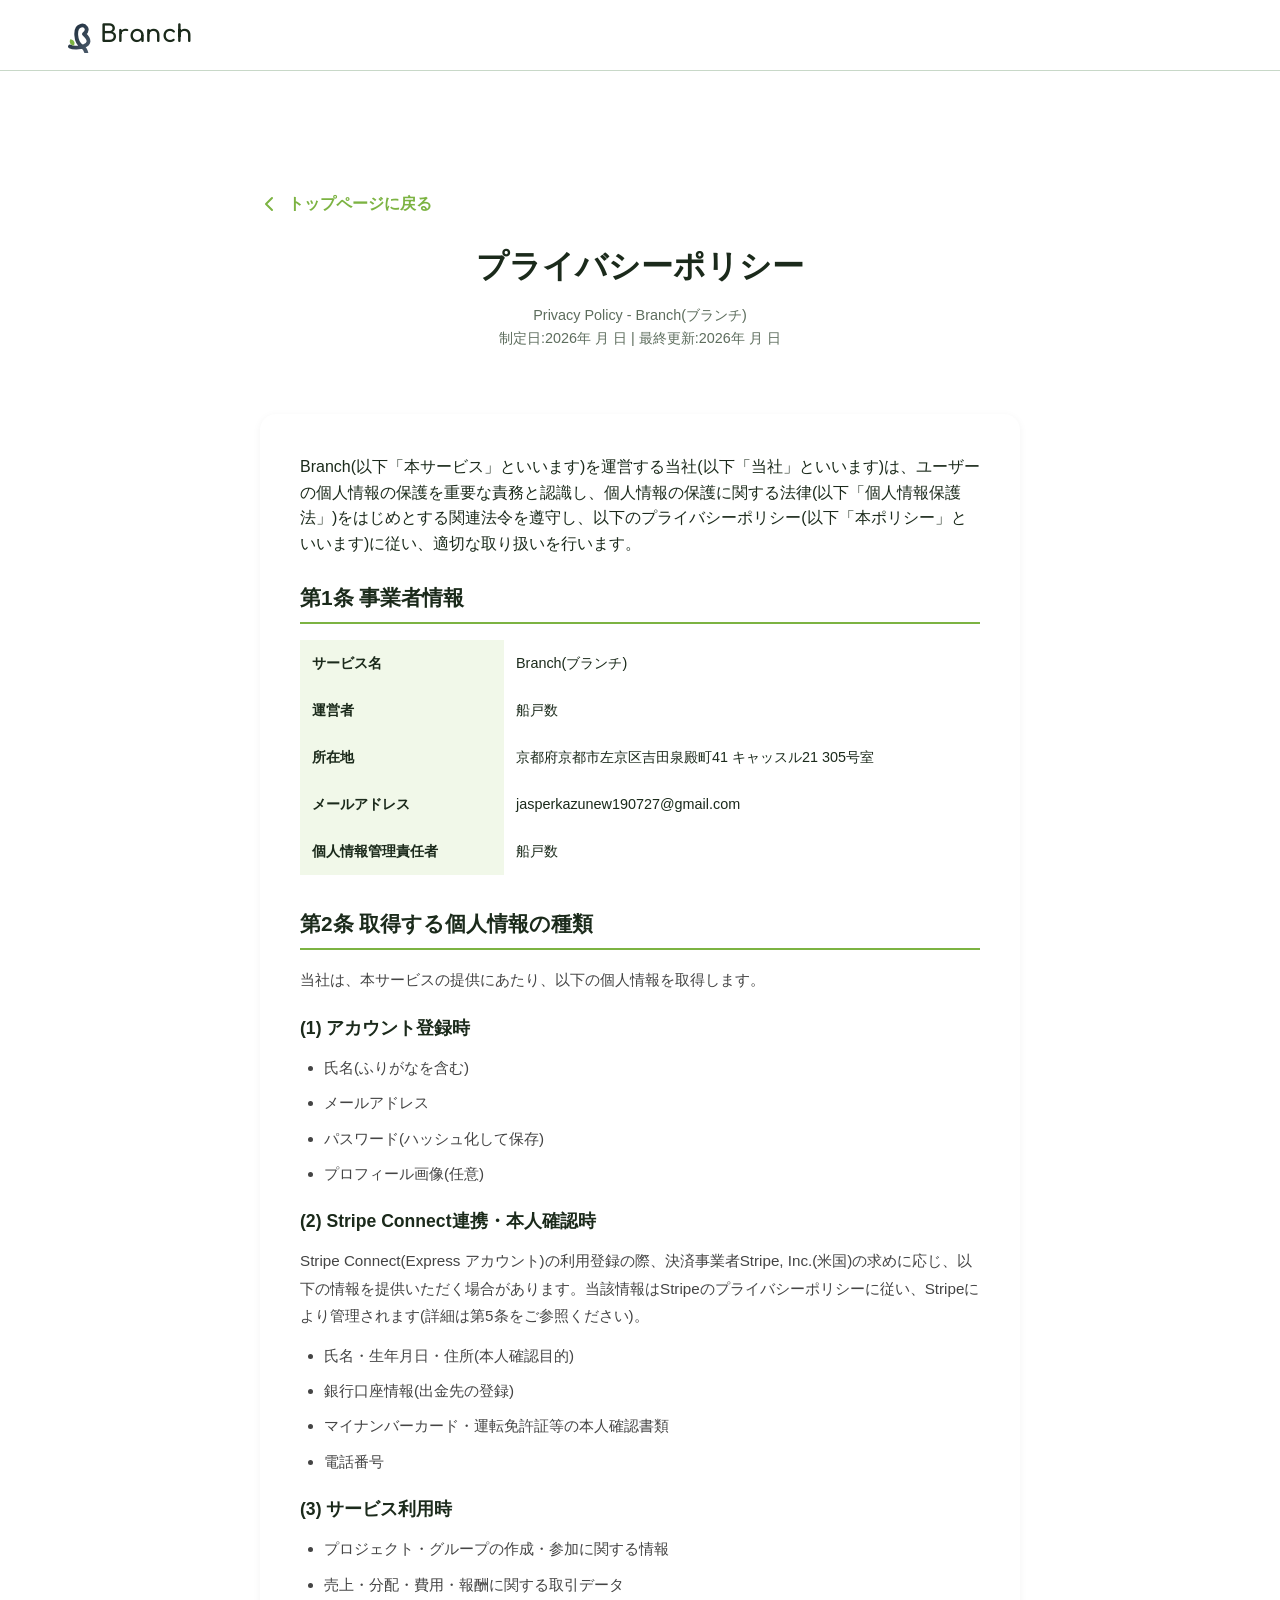
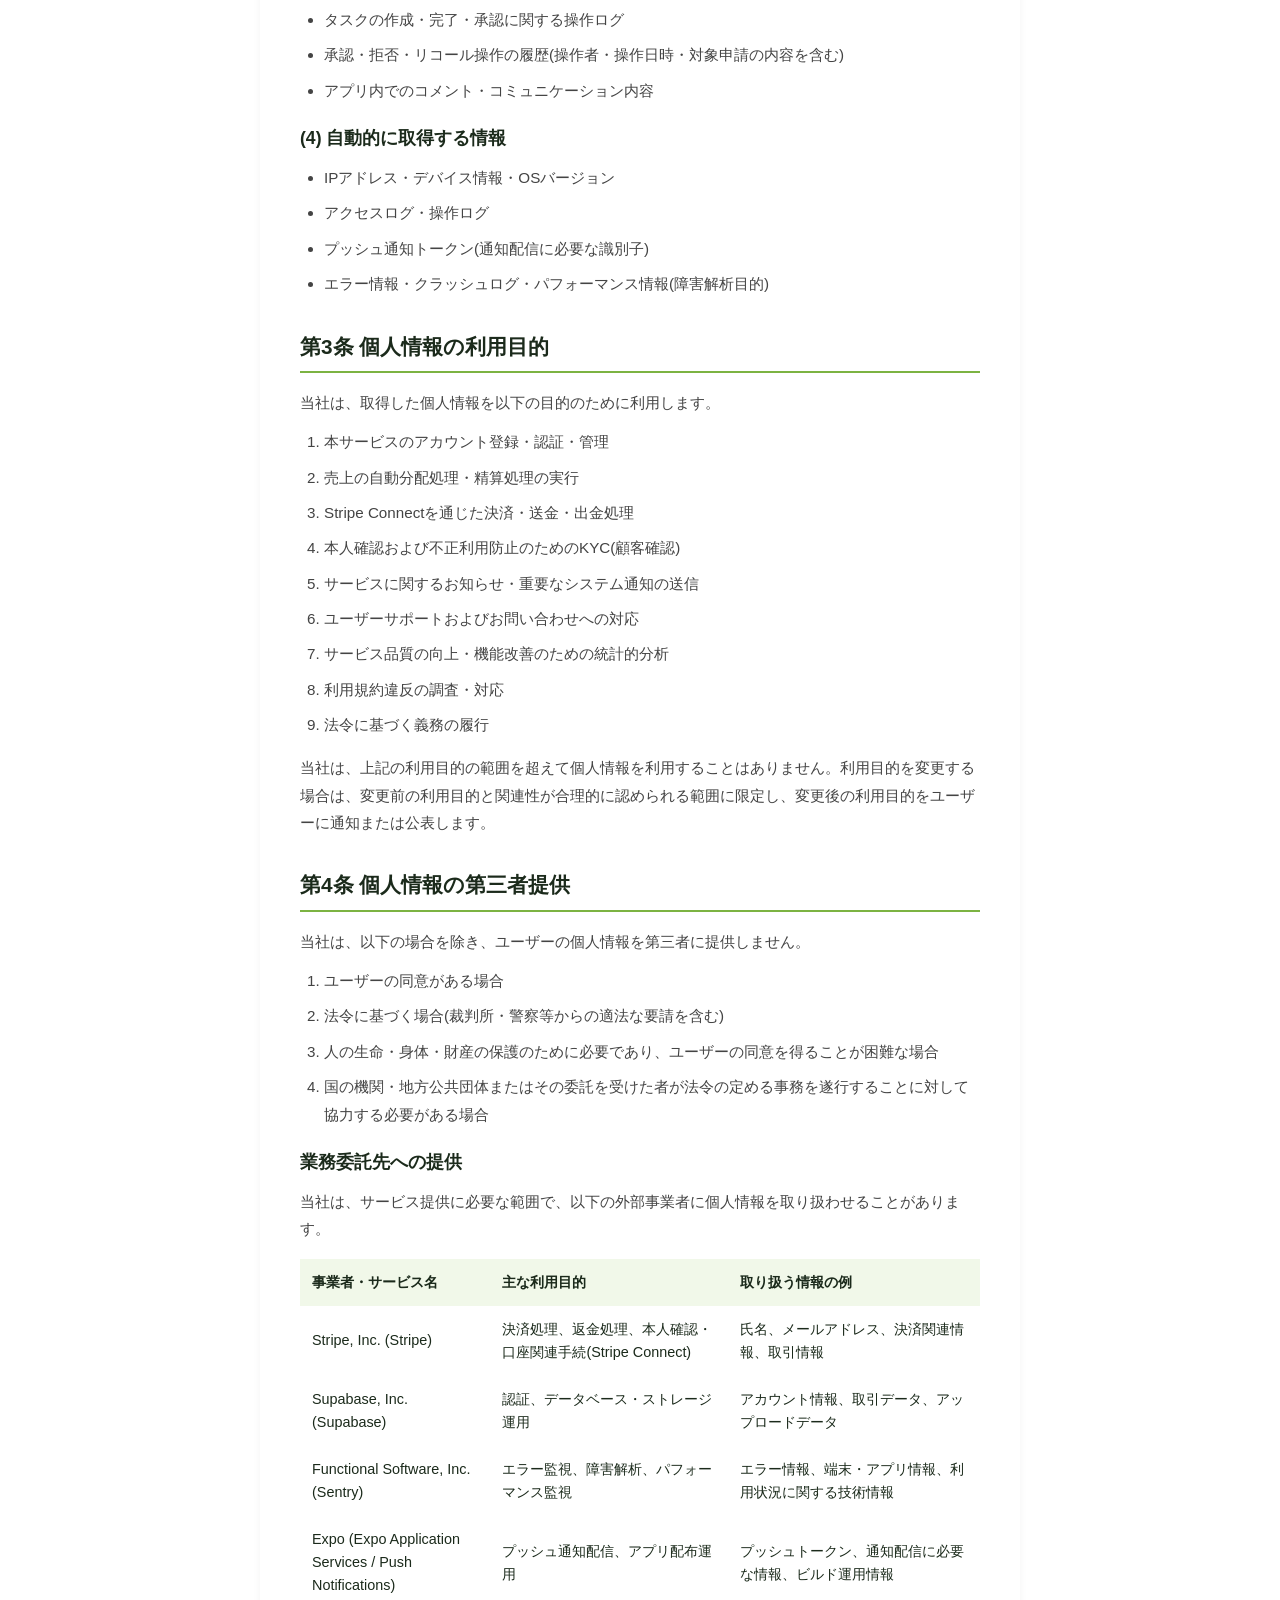
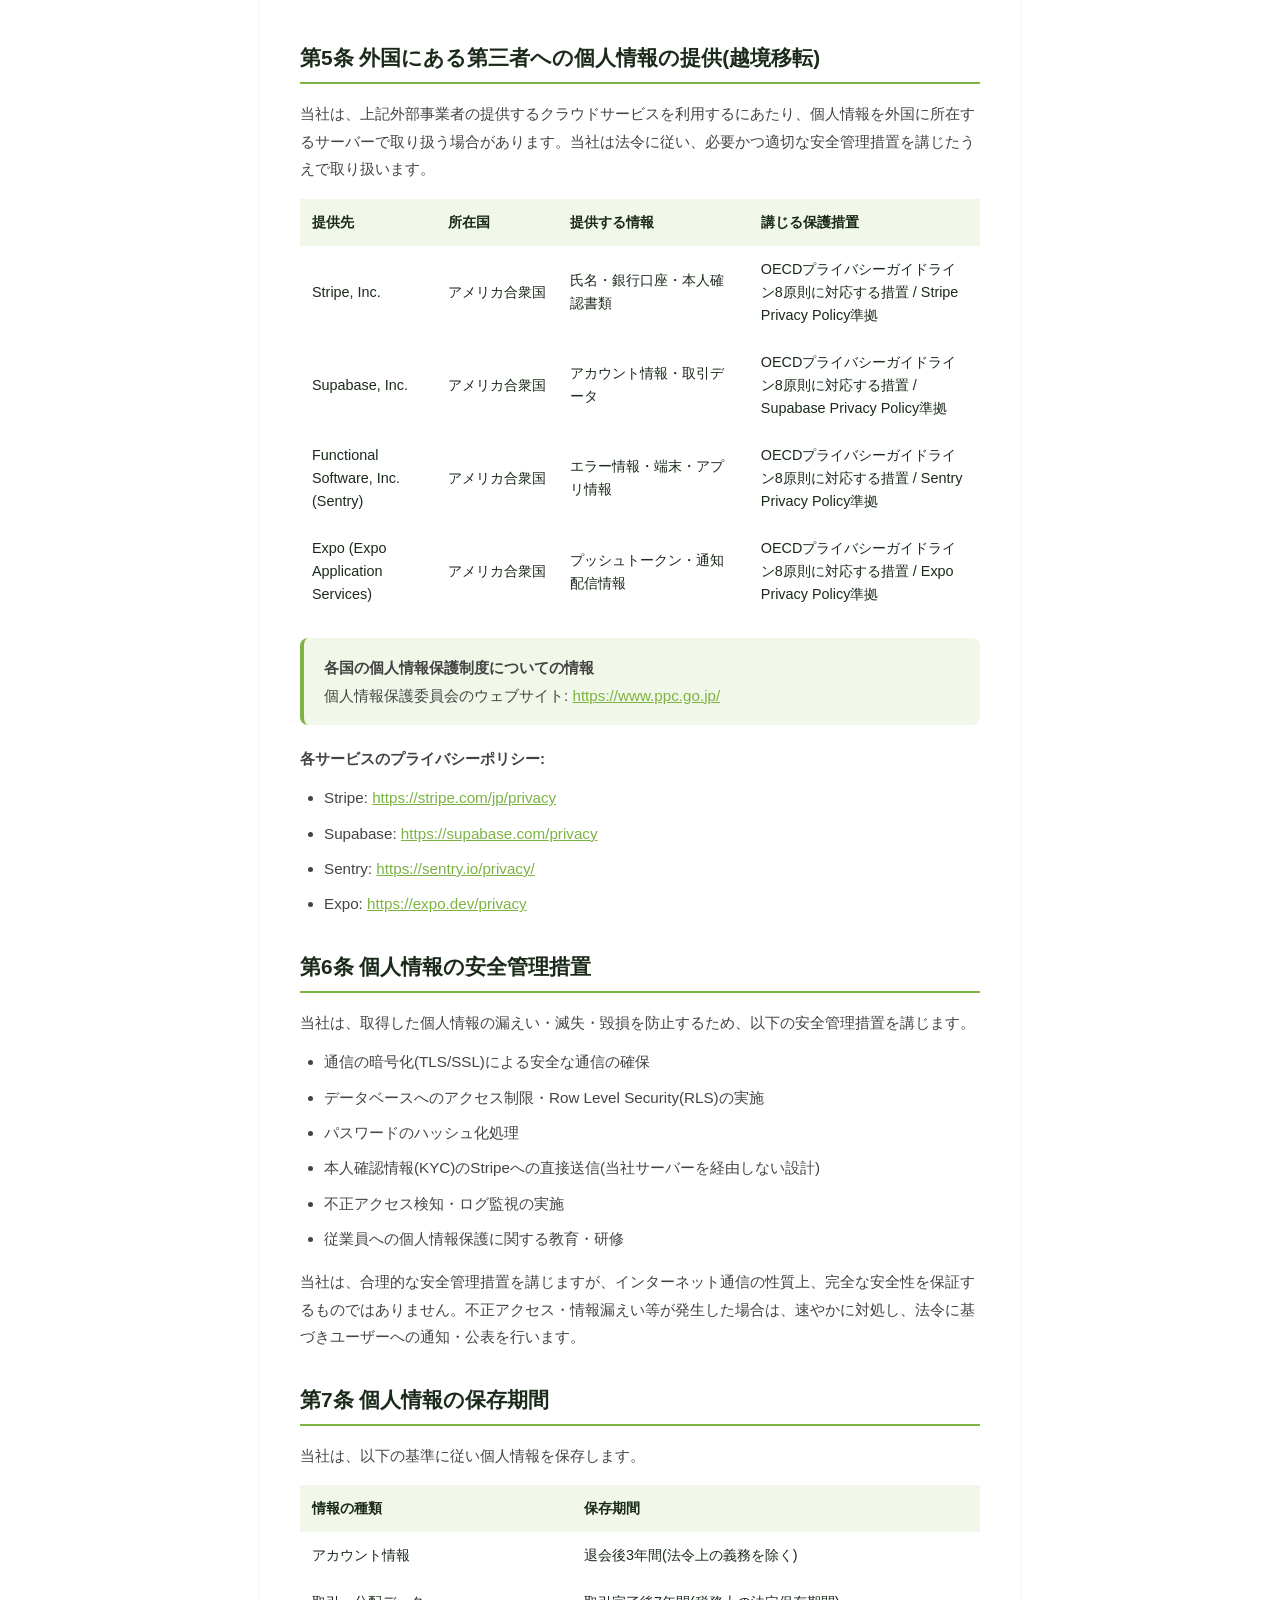
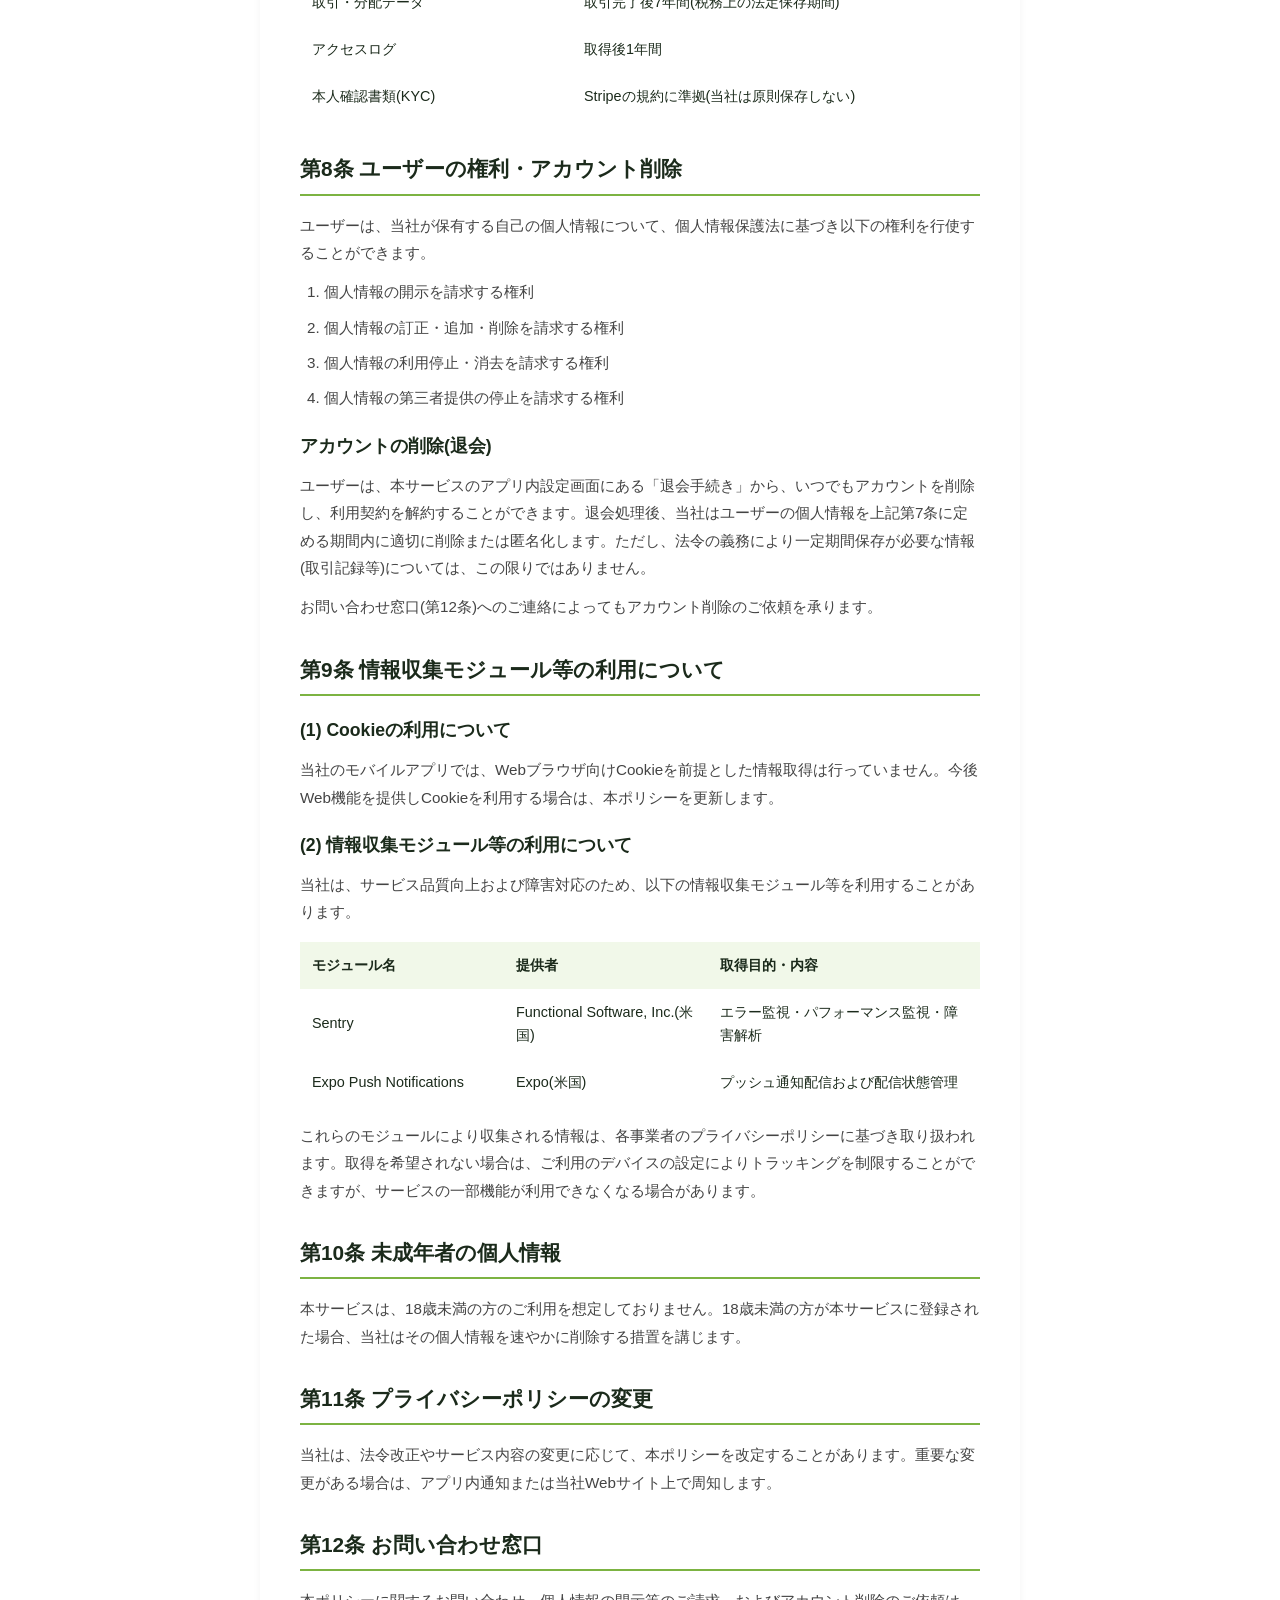
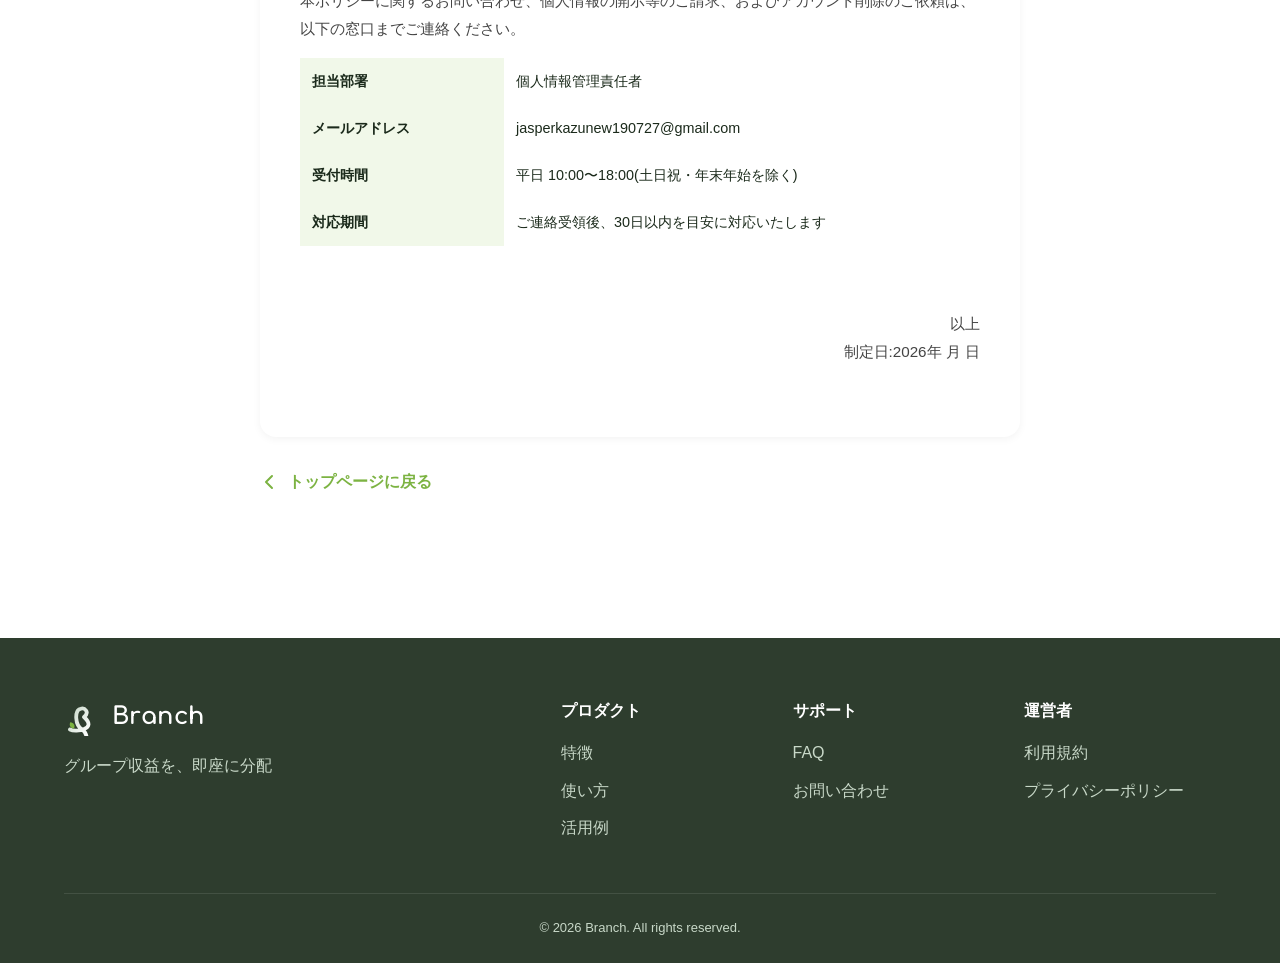
<file: privacy-old.html>
<!DOCTYPE html>
<html lang="ja">

<head>
    <meta charset="UTF-8">
    <meta name="viewport" content="width=device-width, initial-scale=1.0">
    <meta name="description" content="Branchプライバシーポリシー - 個人情報の取り扱いについて">
    <title>プライバシーポリシー - Branch</title>
    <link rel="icon" type="image/svg+xml" href="favicon.svg">
    <link rel="preconnect" href="https://fonts.googleapis.com">
    <link rel="preconnect" href="https://fonts.gstatic.com" crossorigin>
    <link href="https://fonts.googleapis.com/css2?family=Comfortaa:wght@700&display=swap" rel="stylesheet">
    <link rel="stylesheet" href="styles.css">
    <style>
        .legal-container {
            max-width: 800px;
            margin: 80px auto;
            padding: 40px 20px;
        }

        .legal-header {
            text-align: center;
            margin-bottom: 40px;
            padding-bottom: 24px;
            border-bottom: 2px solid var(--light-gray);
        }

        .legal-title {
            font-size: 2rem;
            font-weight: 700;
            color: var(--dark);
            margin-bottom: 12px;
        }

        .legal-meta {
            font-size: 0.9rem;
            color: var(--gray);
            line-height: 1.6;
        }

        .legal-content {
            background: white;
            border-radius: 16px;
            padding: 40px;
            box-shadow: 0 2px 8px rgba(0, 0, 0, 0.05);
        }

        .legal-section {
            margin-bottom: 32px;
        }

        .legal-section h2 {
            font-size: 1.3rem;
            font-weight: 700;
            color: var(--dark);
            margin-bottom: 16px;
            padding-bottom: 8px;
            border-bottom: 2px solid var(--primary);
        }

        .legal-section h3 {
            font-size: 1.1rem;
            font-weight: 600;
            color: var(--dark);
            margin: 20px 0 12px;
        }

        .legal-section p,
        .legal-section li {
            font-size: 0.95rem;
            line-height: 1.8;
            color: #444;
            margin-bottom: 12px;
        }

        .legal-section ol,
        .legal-section ul {
            padding-left: 24px;
            margin-bottom: 16px;
        }

        .legal-section li {
            margin-bottom: 8px;
        }

        .legal-section table {
            width: 100%;
            border-collapse: collapse;
            margin: 16px 0;
        }

        .legal-section th,
        .legal-section td {
            padding: 12px;
            border: 1px solid var(--light-gray);
            font-size: 0.9rem;
        }

        .legal-section th {
            background: #F1F8E9;
            font-weight: 600;
            text-align: left;
        }

        .back-link {
            display: inline-flex;
            align-items: center;
            gap: 8px;
            color: var(--primary);
            text-decoration: none;
            font-weight: 600;
            margin-bottom: 24px;
            transition: all 0.3s ease;
        }

        .back-link:hover {
            gap: 12px;
            color: var(--primary-dark);
        }

        .info-box {
            background: #F1F8E9;
            border-left: 4px solid var(--primary);
            border-radius: 8px;
            padding: 16px 20px;
            margin: 20px 0;
        }

        .info-box p {
            margin: 0;
        }

        @media (max-width: 768px) {
            .legal-container {
                margin: 60px auto;
                padding: 20px 16px;
            }

            .legal-content {
                padding: 24px 20px;
            }

            .legal-title {
                font-size: 1.6rem;
            }

            .legal-section table {
                font-size: 0.85rem;
            }

            .legal-section th,
            .legal-section td {
                padding: 8px;
            }
        }
    </style>
</head>

<body>
    <!-- ヘッダー -->
    <header class="header">
        <div class="container">
            <div class="logo">
                <a href="index.html" style="display: flex; align-items: center; text-decoration: none; color: inherit;">
                    <svg width="36" height="36" viewBox="60 -60 680 720" xmlns="http://www.w3.org/2000/svg">
                        <defs>
                            <linearGradient id="headerLineGrad" x1="0%" y1="0%" x2="100%" y2="100%">
                                <stop offset="0%" style="stop-color:#1C2B3A;stop-opacity:1" />
                                <stop offset="100%" style="stop-color:#4A5A6A;stop-opacity:1" />
                            </linearGradient>
                        </defs>
                        <path
                            d="M 160,530 C 270,590 720,530 440,280 C 560,180 450,90 375,115 C 245,145 255,440 405,535 C 480,585 482,635 488,660"
                            fill="none" stroke="url(#headerLineGrad)" stroke-width="76" stroke-linecap="round"
                            stroke-linejoin="round" />
                        <g transform="translate(238,512) rotate(-120)">
                            <path d="M0,0 C35,-58 105,-58 145,0 C105,58 35,58 0,0 Z" fill="#7CB342" />
                        </g>
                    </svg>
                    <span>Branch</span>
                </a>
            </div>
        </div>
    </header>

    <div class="legal-container">
        <a href="index.html" class="back-link">
            <svg width="20" height="20" viewBox="0 0 20 20" fill="none">
                <path d="M12 16L6 10L12 4" stroke="currentColor" stroke-width="2" stroke-linecap="round"
                    stroke-linejoin="round" />
            </svg>
            トップページに戻る
        </a>

        <div class="legal-header">
            <h1 class="legal-title">プライバシーポリシー</h1>
            <div class="legal-meta">
                Privacy Policy - Branch(ブランチ)<br>
                制定日:2026年  月  日 | 最終更新:2026年  月  日
            </div>
        </div>

        <div class="legal-content">
            <p style="margin-bottom: 24px;">Branch(以下「本サービス」といいます)を運営する当社(以下「当社」といいます)は、ユーザーの個人情報の保護を重要な責務と認識し、個人情報の保護に関する法律(以下「個人情報保護法」)をはじめとする関連法令を遵守し、以下のプライバシーポリシー(以下「本ポリシー」といいます)に従い、適切な取り扱いを行います。</p>

            <div class="legal-section">
                <h2>第1条 事業者情報</h2>
                <table>
                    <tr>
                        <th style="width: 30%;">サービス名</th>
                        <td>Branch(ブランチ)</td>
                    </tr>
                    <tr>
                        <th>運営者</th>
                        <td>船戸数</td>
                    </tr>
                    <tr>
                        <th>所在地</th>
                        <td>京都府京都市左京区吉田泉殿町41 キャッスル21 305号室</td>
                    </tr>
                    <tr>
                        <th>メールアドレス</th>
                        <td>jasperkazunew190727@gmail.com</td>
                    </tr>
                    <tr>
                        <th>個人情報管理責任者</th>
                        <td>船戸数</td>
                    </tr>
                </table>
            </div>

            <div class="legal-section">
                <h2>第2条 取得する個人情報の種類</h2>
                <p>当社は、本サービスの提供にあたり、以下の個人情報を取得します。</p>

                <h3>(1) アカウント登録時</h3>
                <ul>
                    <li>氏名(ふりがなを含む)</li>
                    <li>メールアドレス</li>
                    <li>パスワード(ハッシュ化して保存)</li>
                    <li>プロフィール画像(任意)</li>
                </ul>

                <h3>(2) Stripe Connect連携・本人確認時</h3>
                <p>Stripe Connect(Express アカウント)の利用登録の際、決済事業者Stripe, Inc.(米国)の求めに応じ、以下の情報を提供いただく場合があります。当該情報はStripeのプライバシーポリシーに従い、Stripeにより管理されます(詳細は第5条をご参照ください)。</p>
                <ul>
                    <li>氏名・生年月日・住所(本人確認目的)</li>
                    <li>銀行口座情報(出金先の登録)</li>
                    <li>マイナンバーカード・運転免許証等の本人確認書類</li>
                    <li>電話番号</li>
                </ul>

                <h3>(3) サービス利用時</h3>
                <ul>
                    <li>プロジェクト・グループの作成・参加に関する情報</li>
                    <li>売上・分配・費用・報酬に関する取引データ</li>
                    <li>タスクの作成・完了・承認に関する操作ログ</li>
                    <li>承認・拒否・リコール操作の履歴(操作者・操作日時・対象申請の内容を含む)</li>
                    <li>アプリ内でのコメント・コミュニケーション内容</li>
                </ul>

                <h3>(4) 自動的に取得する情報</h3>
                <ul>
                    <li>IPアドレス・デバイス情報・OSバージョン</li>
                    <li>アクセスログ・操作ログ</li>
                    <li>プッシュ通知トークン(通知配信に必要な識別子)</li>
                    <li>エラー情報・クラッシュログ・パフォーマンス情報(障害解析目的)</li>
                </ul>
            </div>

            <div class="legal-section">
                <h2>第3条 個人情報の利用目的</h2>
                <p>当社は、取得した個人情報を以下の目的のために利用します。</p>
                <ol>
                    <li>本サービスのアカウント登録・認証・管理</li>
                    <li>売上の自動分配処理・精算処理の実行</li>
                    <li>Stripe Connectを通じた決済・送金・出金処理</li>
                    <li>本人確認および不正利用防止のためのKYC(顧客確認)</li>
                    <li>サービスに関するお知らせ・重要なシステム通知の送信</li>
                    <li>ユーザーサポートおよびお問い合わせへの対応</li>
                    <li>サービス品質の向上・機能改善のための統計的分析</li>
                    <li>利用規約違反の調査・対応</li>
                    <li>法令に基づく義務の履行</li>
                </ol>
                <p>当社は、上記の利用目的の範囲を超えて個人情報を利用することはありません。利用目的を変更する場合は、変更前の利用目的と関連性が合理的に認められる範囲に限定し、変更後の利用目的をユーザーに通知または公表します。</p>
            </div>

            <div class="legal-section">
                <h2>第4条 個人情報の第三者提供</h2>
                <p>当社は、以下の場合を除き、ユーザーの個人情報を第三者に提供しません。</p>
                <ol>
                    <li>ユーザーの同意がある場合</li>
                    <li>法令に基づく場合(裁判所・警察等からの適法な要請を含む)</li>
                    <li>人の生命・身体・財産の保護のために必要であり、ユーザーの同意を得ることが困難な場合</li>
                    <li>国の機関・地方公共団体またはその委託を受けた者が法令の定める事務を遂行することに対して協力する必要がある場合</li>
                </ol>

                <h3>業務委託先への提供</h3>
                <p>当社は、サービス提供に必要な範囲で、以下の外部事業者に個人情報を取り扱わせることがあります。</p>
                <table>
                    <thead>
                        <tr>
                            <th style="width: 28%;">事業者・サービス名</th>
                            <th style="width: 35%;">主な利用目的</th>
                            <th>取り扱う情報の例</th>
                        </tr>
                    </thead>
                    <tbody>
                        <tr>
                            <td>Stripe, Inc. (Stripe)</td>
                            <td>決済処理、返金処理、本人確認・口座関連手続(Stripe Connect)</td>
                            <td>氏名、メールアドレス、決済関連情報、取引情報</td>
                        </tr>
                        <tr>
                            <td>Supabase, Inc. (Supabase)</td>
                            <td>認証、データベース・ストレージ運用</td>
                            <td>アカウント情報、取引データ、アップロードデータ</td>
                        </tr>
                        <tr>
                            <td>Functional Software, Inc. (Sentry)</td>
                            <td>エラー監視、障害解析、パフォーマンス監視</td>
                            <td>エラー情報、端末・アプリ情報、利用状況に関する技術情報</td>
                        </tr>
                        <tr>
                            <td>Expo (Expo Application Services / Push Notifications)</td>
                            <td>プッシュ通知配信、アプリ配布運用</td>
                            <td>プッシュトークン、通知配信に必要な情報、ビルド運用情報</td>
                        </tr>
                    </tbody>
                </table>
            </div>

            <div class="legal-section">
                <h2>第5条 外国にある第三者への個人情報の提供(越境移転)</h2>
                <p>当社は、上記外部事業者の提供するクラウドサービスを利用するにあたり、個人情報を外国に所在するサーバーで取り扱う場合があります。当社は法令に従い、必要かつ適切な安全管理措置を講じたうえで取り扱います。</p>

                <table>
                    <thead>
                        <tr>
                            <th style="width: 20%;">提供先</th>
                            <th style="width: 18%;">所在国</th>
                            <th style="width: 28%;">提供する情報</th>
                            <th>講じる保護措置</th>
                        </tr>
                    </thead>
                    <tbody>
                        <tr>
                            <td>Stripe, Inc.</td>
                            <td>アメリカ合衆国</td>
                            <td>氏名・銀行口座・本人確認書類</td>
                            <td>OECDプライバシーガイドライン8原則に対応する措置 / Stripe Privacy Policy準拠</td>
                        </tr>
                        <tr>
                            <td>Supabase, Inc.</td>
                            <td>アメリカ合衆国</td>
                            <td>アカウント情報・取引データ</td>
                            <td>OECDプライバシーガイドライン8原則に対応する措置 / Supabase Privacy Policy準拠</td>
                        </tr>
                        <tr>
                            <td>Functional Software, Inc. (Sentry)</td>
                            <td>アメリカ合衆国</td>
                            <td>エラー情報・端末・アプリ情報</td>
                            <td>OECDプライバシーガイドライン8原則に対応する措置 / Sentry Privacy Policy準拠</td>
                        </tr>
                        <tr>
                            <td>Expo (Expo Application Services)</td>
                            <td>アメリカ合衆国</td>
                            <td>プッシュトークン・通知配信情報</td>
                            <td>OECDプライバシーガイドライン8原則に対応する措置 / Expo Privacy Policy準拠</td>
                        </tr>
                    </tbody>
                </table>

                <div class="info-box">
                    <p><strong>各国の個人情報保護制度についての情報</strong><br>
                    個人情報保護委員会のウェブサイト: <a href="https://www.ppc.go.jp/" target="_blank" rel="noopener" style="color: var(--primary); text-decoration: underline;">https://www.ppc.go.jp/</a></p>
                </div>

                <p><strong>各サービスのプライバシーポリシー:</strong></p>
                <ul>
                    <li>Stripe: <a href="https://stripe.com/jp/privacy" target="_blank" rel="noopener" style="color: var(--primary); text-decoration: underline;">https://stripe.com/jp/privacy</a></li>
                    <li>Supabase: <a href="https://supabase.com/privacy" target="_blank" rel="noopener" style="color: var(--primary); text-decoration: underline;">https://supabase.com/privacy</a></li>
                    <li>Sentry: <a href="https://sentry.io/privacy/" target="_blank" rel="noopener" style="color: var(--primary); text-decoration: underline;">https://sentry.io/privacy/</a></li>
                    <li>Expo: <a href="https://expo.dev/privacy" target="_blank" rel="noopener" style="color: var(--primary); text-decoration: underline;">https://expo.dev/privacy</a></li>
                </ul>
            </div>

            <div class="legal-section">
                <h2>第6条 個人情報の安全管理措置</h2>
                <p>当社は、取得した個人情報の漏えい・滅失・毀損を防止するため、以下の安全管理措置を講じます。</p>
                <ul>
                    <li>通信の暗号化(TLS/SSL)による安全な通信の確保</li>
                    <li>データベースへのアクセス制限・Row Level Security(RLS)の実施</li>
                    <li>パスワードのハッシュ化処理</li>
                    <li>本人確認情報(KYC)のStripeへの直接送信(当社サーバーを経由しない設計)</li>
                    <li>不正アクセス検知・ログ監視の実施</li>
                    <li>従業員への個人情報保護に関する教育・研修</li>
                </ul>
                <p>当社は、合理的な安全管理措置を講じますが、インターネット通信の性質上、完全な安全性を保証するものではありません。不正アクセス・情報漏えい等が発生した場合は、速やかに対処し、法令に基づきユーザーへの通知・公表を行います。</p>
            </div>

            <div class="legal-section">
                <h2>第7条 個人情報の保存期間</h2>
                <p>当社は、以下の基準に従い個人情報を保存します。</p>
                <table>
                    <thead>
                        <tr>
                            <th style="width: 40%;">情報の種類</th>
                            <th>保存期間</th>
                        </tr>
                    </thead>
                    <tbody>
                        <tr>
                            <td>アカウント情報</td>
                            <td>退会後3年間(法令上の義務を除く)</td>
                        </tr>
                        <tr>
                            <td>取引・分配データ</td>
                            <td>取引完了後7年間(税務上の法定保存期間)</td>
                        </tr>
                        <tr>
                            <td>アクセスログ</td>
                            <td>取得後1年間</td>
                        </tr>
                        <tr>
                            <td>本人確認書類(KYC)</td>
                            <td>Stripeの規約に準拠(当社は原則保存しない)</td>
                        </tr>
                    </tbody>
                </table>
            </div>

            <div class="legal-section">
                <h2>第8条 ユーザーの権利・アカウント削除</h2>
                <p>ユーザーは、当社が保有する自己の個人情報について、個人情報保護法に基づき以下の権利を行使することができます。</p>
                <ol>
                    <li>個人情報の開示を請求する権利</li>
                    <li>個人情報の訂正・追加・削除を請求する権利</li>
                    <li>個人情報の利用停止・消去を請求する権利</li>
                    <li>個人情報の第三者提供の停止を請求する権利</li>
                </ol>

                <h3>アカウントの削除(退会)</h3>
                <p>ユーザーは、本サービスのアプリ内設定画面にある「退会手続き」から、いつでもアカウントを削除し、利用契約を解約することができます。退会処理後、当社はユーザーの個人情報を上記第7条に定める期間内に適切に削除または匿名化します。ただし、法令の義務により一定期間保存が必要な情報(取引記録等)については、この限りではありません。</p>
                <p>お問い合わせ窓口(第12条)へのご連絡によってもアカウント削除のご依頼を承ります。</p>
            </div>

            <div class="legal-section">
                <h2>第9条 情報収集モジュール等の利用について</h2>

                <h3>(1) Cookieの利用について</h3>
                <p>当社のモバイルアプリでは、Webブラウザ向けCookieを前提とした情報取得は行っていません。今後Web機能を提供しCookieを利用する場合は、本ポリシーを更新します。</p>

                <h3>(2) 情報収集モジュール等の利用について</h3>
                <p>当社は、サービス品質向上および障害対応のため、以下の情報収集モジュール等を利用することがあります。</p>
                <table>
                    <thead>
                        <tr>
                            <th style="width: 30%;">モジュール名</th>
                            <th style="width: 30%;">提供者</th>
                            <th>取得目的・内容</th>
                        </tr>
                    </thead>
                    <tbody>
                        <tr>
                            <td>Sentry</td>
                            <td>Functional Software, Inc.(米国)</td>
                            <td>エラー監視・パフォーマンス監視・障害解析</td>
                        </tr>
                        <tr>
                            <td>Expo Push Notifications</td>
                            <td>Expo(米国)</td>
                            <td>プッシュ通知配信および配信状態管理</td>
                        </tr>
                    </tbody>
                </table>
                <p>これらのモジュールにより収集される情報は、各事業者のプライバシーポリシーに基づき取り扱われます。取得を希望されない場合は、ご利用のデバイスの設定によりトラッキングを制限することができますが、サービスの一部機能が利用できなくなる場合があります。</p>
            </div>

            <div class="legal-section">
                <h2>第10条 未成年者の個人情報</h2>
                <p>本サービスは、18歳未満の方のご利用を想定しておりません。18歳未満の方が本サービスに登録された場合、当社はその個人情報を速やかに削除する措置を講じます。</p>
            </div>

            <div class="legal-section">
                <h2>第11条 プライバシーポリシーの変更</h2>
                <p>当社は、法令改正やサービス内容の変更に応じて、本ポリシーを改定することがあります。重要な変更がある場合は、アプリ内通知または当社Webサイト上で周知します。</p>
            </div>

            <div class="legal-section">
                <h2>第12条 お問い合わせ窓口</h2>
                <p>本ポリシーに関するお問い合わせ、個人情報の開示等のご請求、およびアカウント削除のご依頼は、以下の窓口までご連絡ください。</p>
                <table>
                    <tr>
                        <th style="width: 30%;">担当部署</th>
                        <td>個人情報管理責任者</td>
                    </tr>
                    <tr>
                        <th>メールアドレス</th>
                        <td>jasperkazunew190727@gmail.com</td>
                    </tr>
                    <tr>
                        <th>受付時間</th>
                        <td>平日 10:00〜18:00(土日祝・年末年始を除く)</td>
                    </tr>
                    <tr>
                        <th>対応期間</th>
                        <td>ご連絡受領後、30日以内を目安に対応いたします</td>
                    </tr>
                </table>
            </div>

            <div class="legal-section">
                <p style="text-align: right; margin-top: 40px; padding-top: 24px; border-top: 1px solid var(--light-gray);">
                    以上<br>
                    制定日:2026年  月  日
                </p>
            </div>
        </div>

        <a href="index.html" class="back-link" style="margin-top: 32px;">
            <svg width="20" height="20" viewBox="0 0 20 20" fill="none">
                <path d="M12 16L6 10L12 4" stroke="currentColor" stroke-width="2" stroke-linecap="round"
                    stroke-linejoin="round" />
            </svg>
            トップページに戻る
        </a>
    </div>

    <!-- フッター -->
    <footer class="footer">
        <div class="container">
            <div class="footer-content">
                <div class="footer-brand">
                    <div class="logo">
                        <svg width="36" height="36" viewBox="60 -60 680 720" xmlns="http://www.w3.org/2000/svg">
                            <defs>
                                <linearGradient id="footerLineGrad" x1="0%" y1="0%" x2="100%" y2="100%">
                                    <stop offset="0%" style="stop-color:#C8D8C8;stop-opacity:1" />
                                    <stop offset="100%" style="stop-color:#FFFFFF;stop-opacity:1" />
                                </linearGradient>
                            </defs>
                            <path
                                d="M 160,530 C 270,590 720,530 440,280 C 560,180 450,90 375,115 C 245,145 255,440 405,535 C 480,585 482,635 488,660"
                                fill="none" stroke="url(#footerLineGrad)" stroke-width="76" stroke-linecap="round"
                                stroke-linejoin="round" />
                            <g transform="translate(238,512) rotate(-120)">
                                <path d="M0,0 C35,-58 105,-58 145,0 C105,58 35,58 0,0 Z" fill="#7CB342" />
                            </g>
                        </svg>
                        <span>Branch</span>
                    </div>
                    <p>グループ収益を、即座に分配</p>
                </div>
                <div class="footer-links">
                    <div class="footer-column">
                        <h4>プロダクト</h4>
                        <a href="index.html#features">特徴</a>
                        <a href="index.html#how-it-works">使い方</a>
                        <a href="index.html#use-cases">活用例</a>
                    </div>
                    <div class="footer-column">
                        <h4>サポート</h4>
                        <a href="index.html#faq">FAQ</a>
                        <a href="contact.html">お問い合わせ</a>
                    </div>
                    <div class="footer-column">
                        <h4>運営者</h4>
                        <a href="terms.html">利用規約</a>
                        <a href="privacy.html">プライバシーポリシー</a>
                    </div>
                </div>
            </div>
            <div class="footer-bottom">
                <p class="footer-copyright">&copy; 2026 Branch. All rights reserved.</p>
            </div>
        </div>
    </footer>

    <script src="script.js"></script>
</body>

</html>
</file>
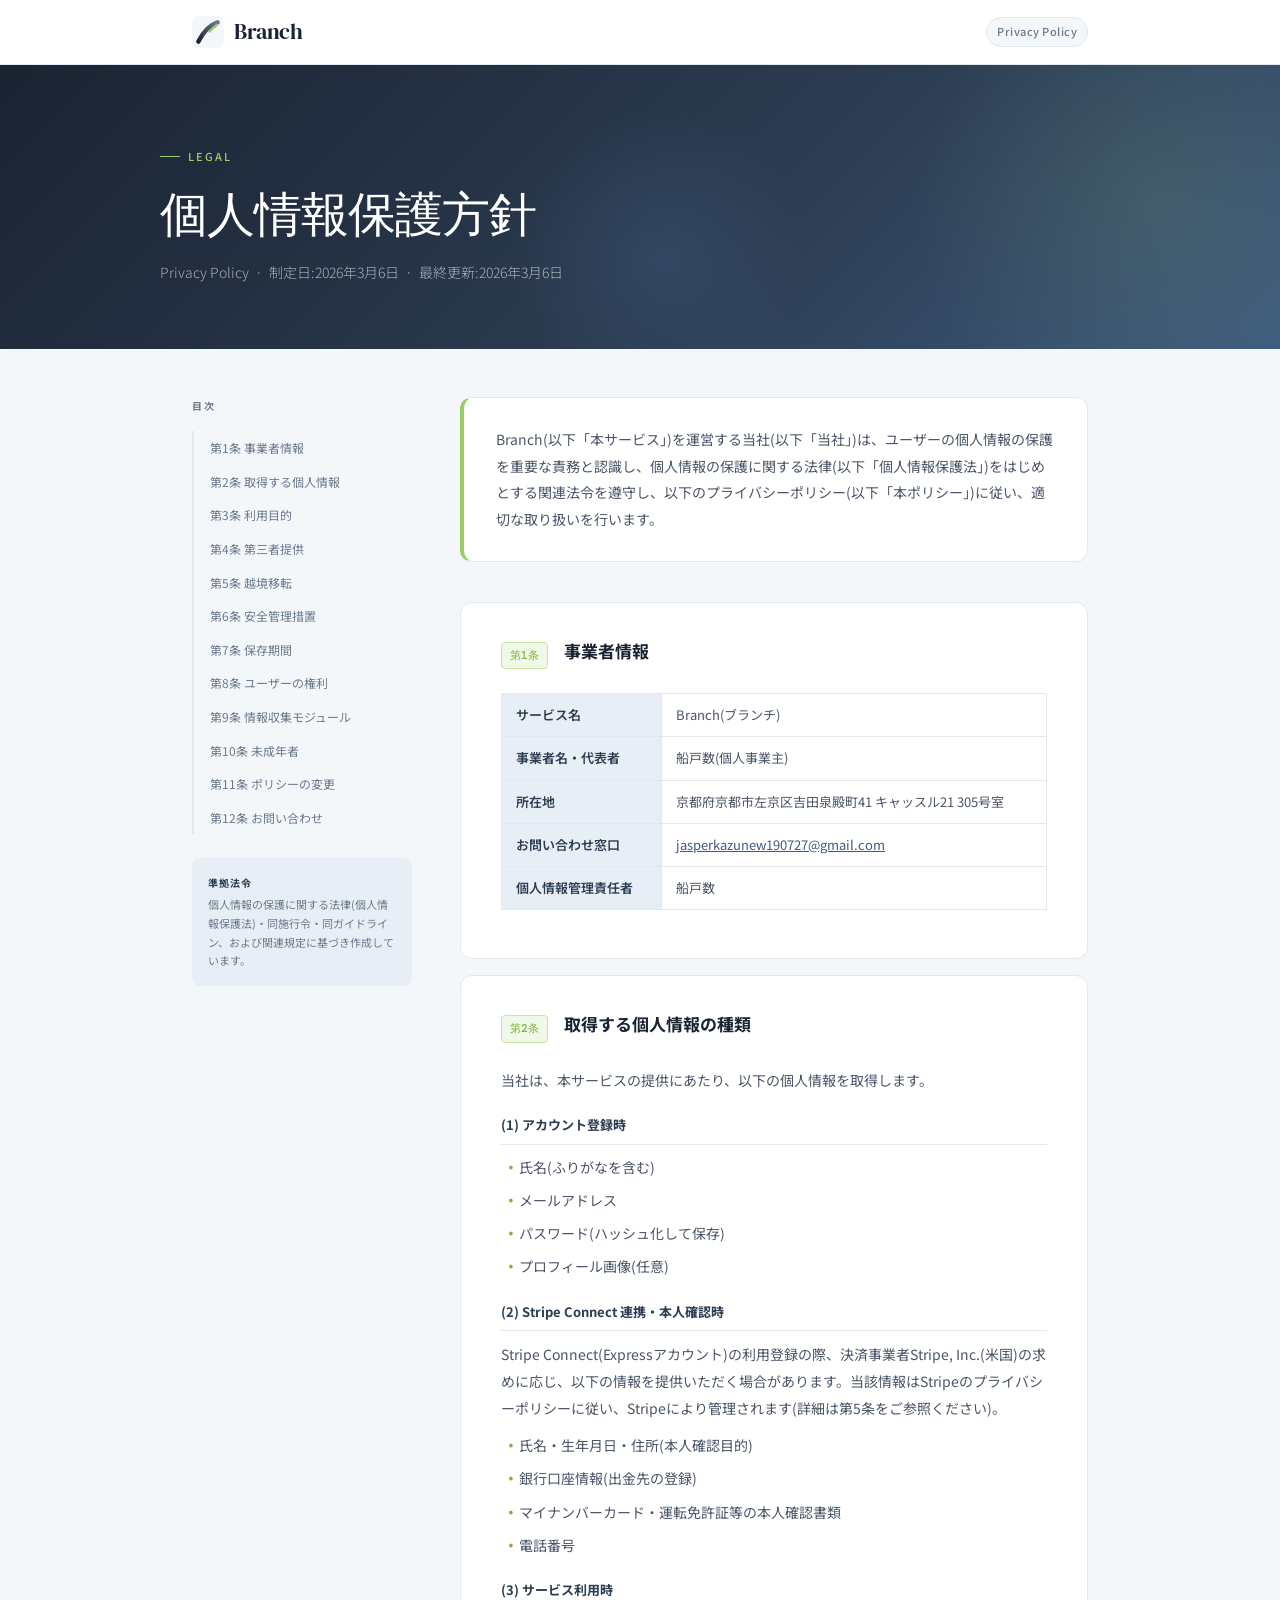
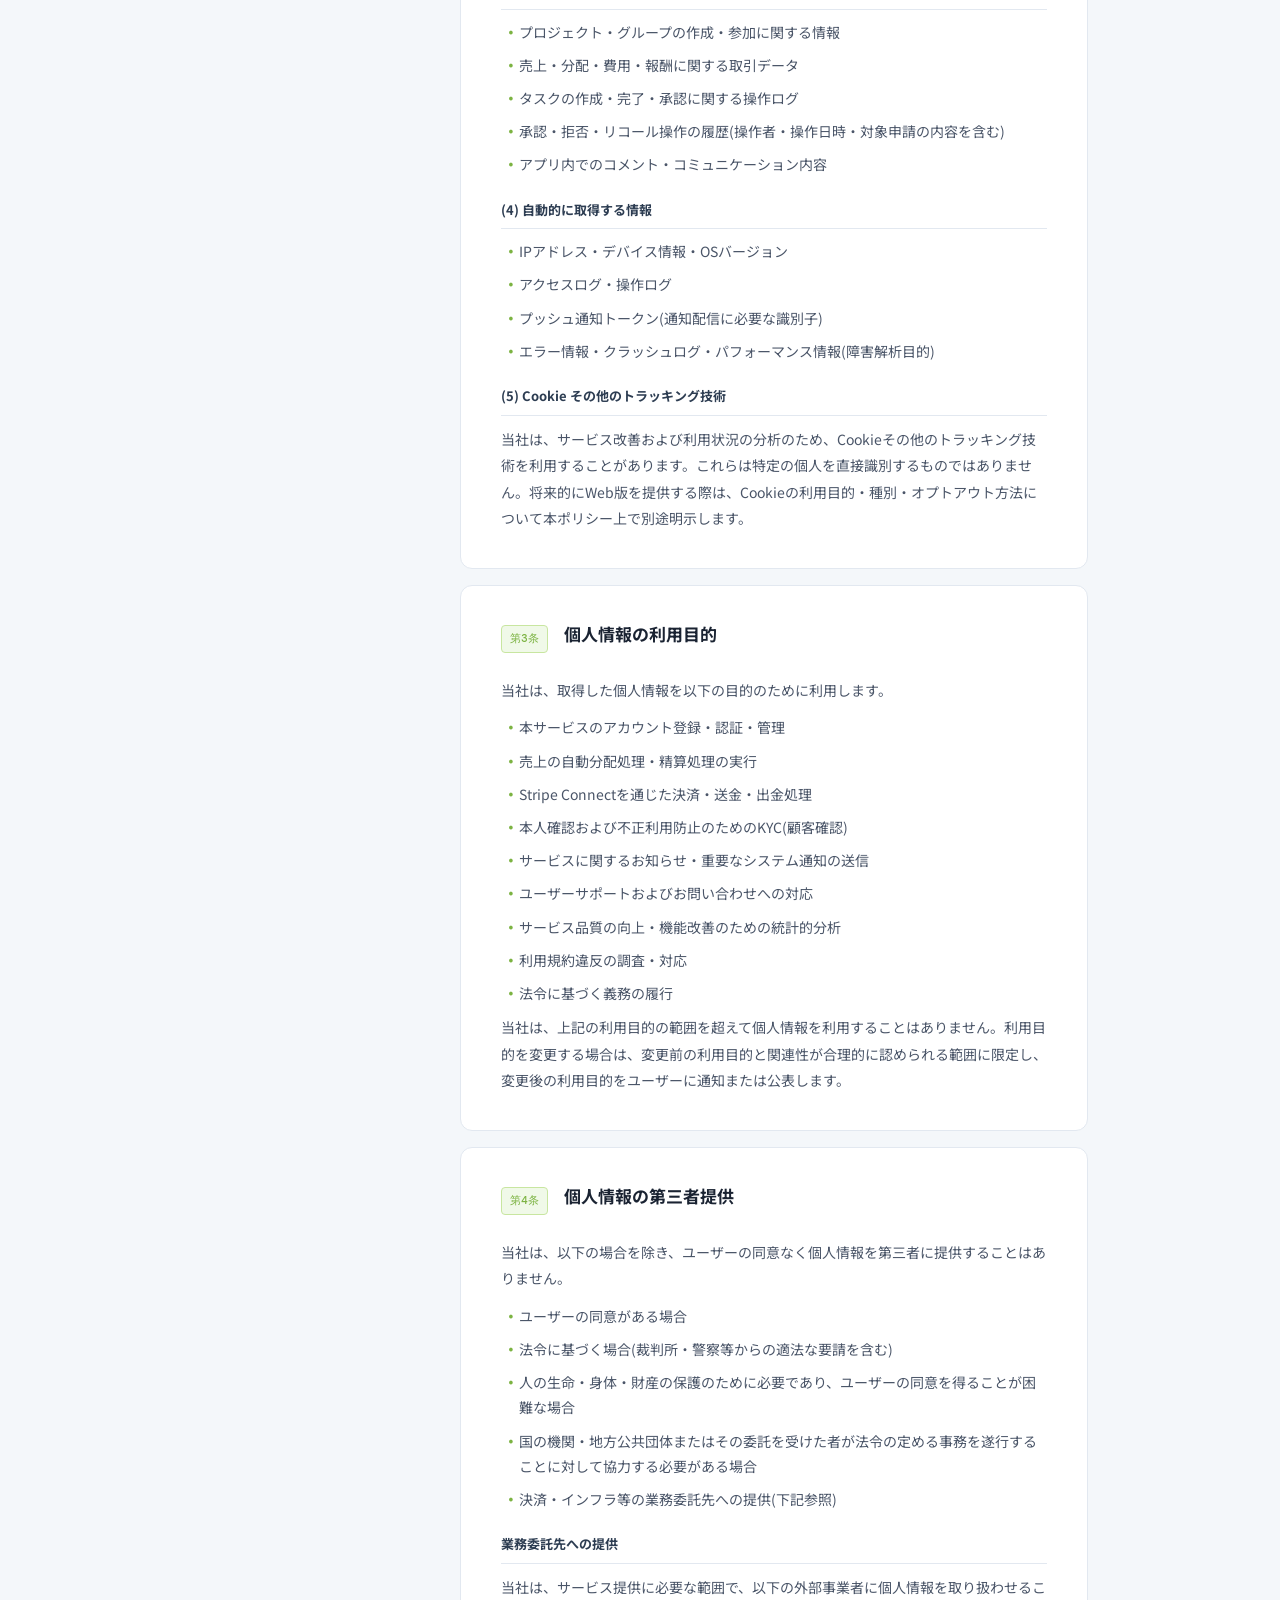
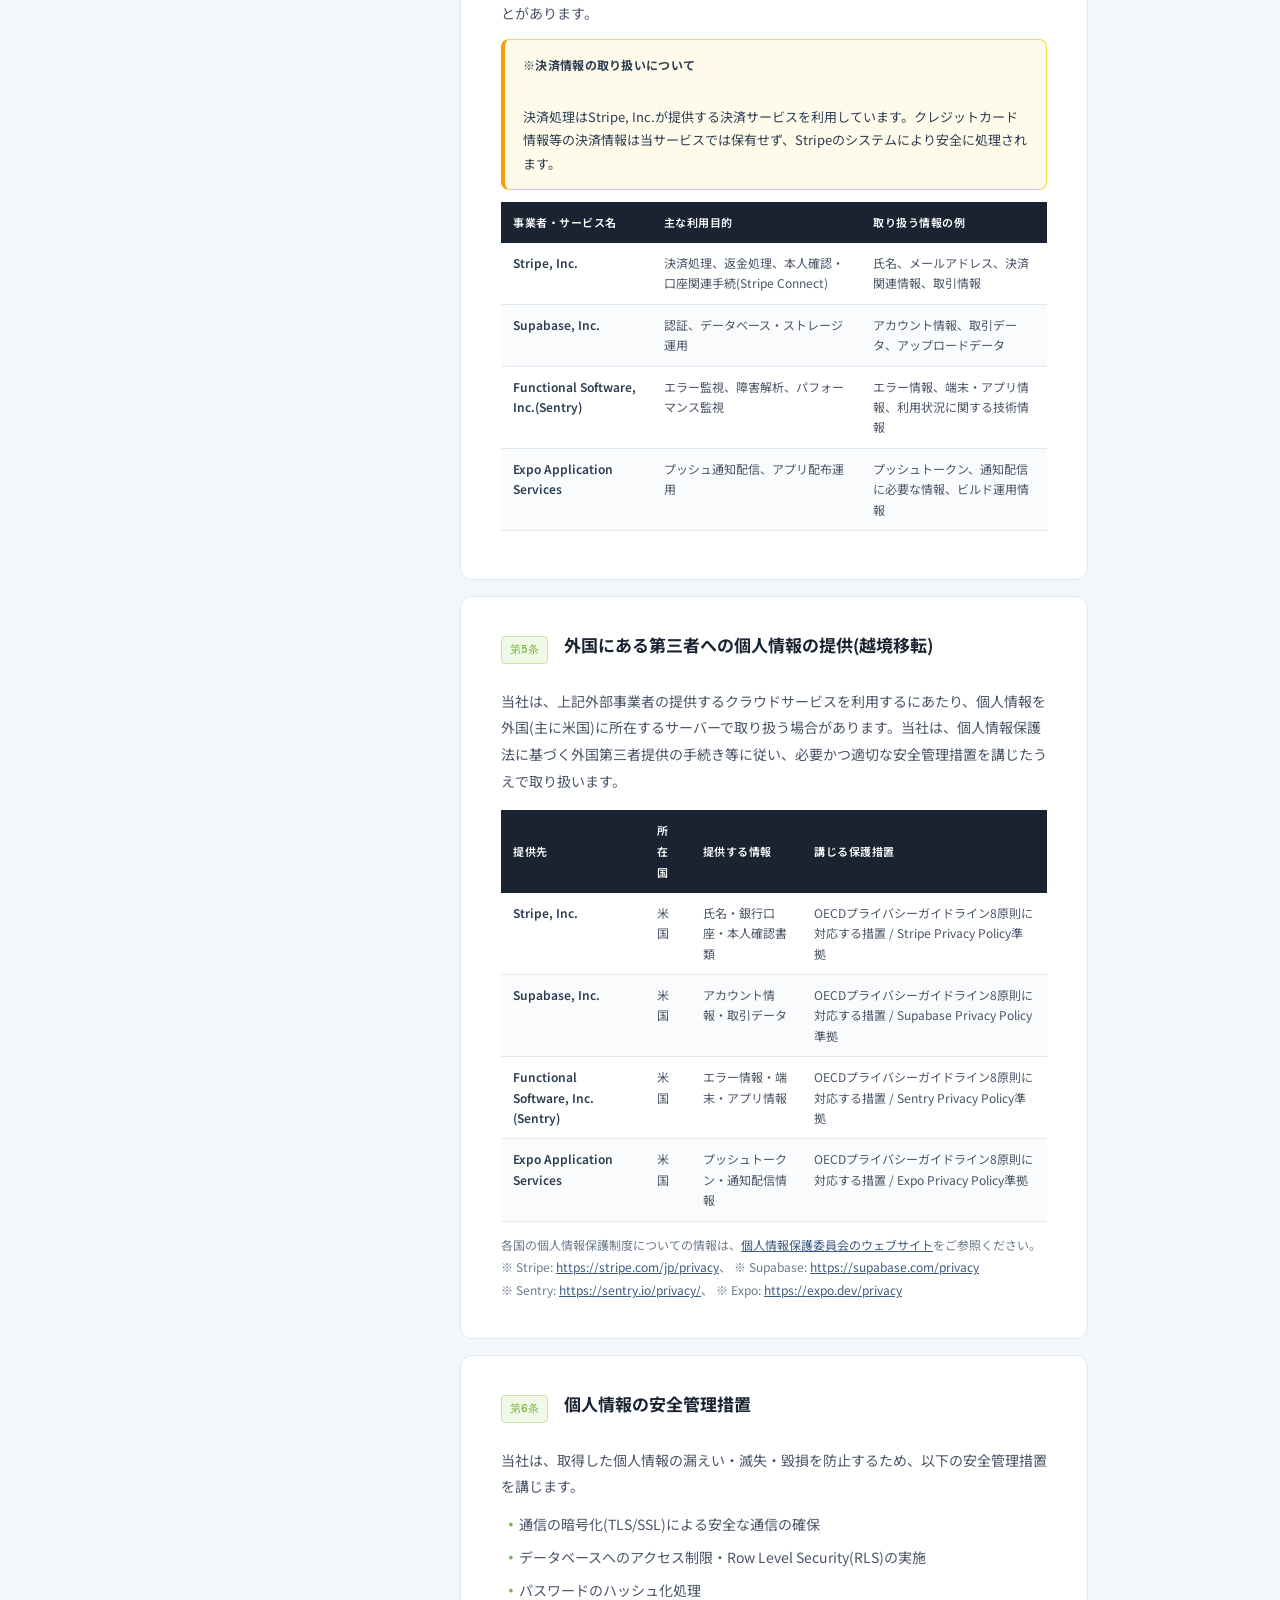
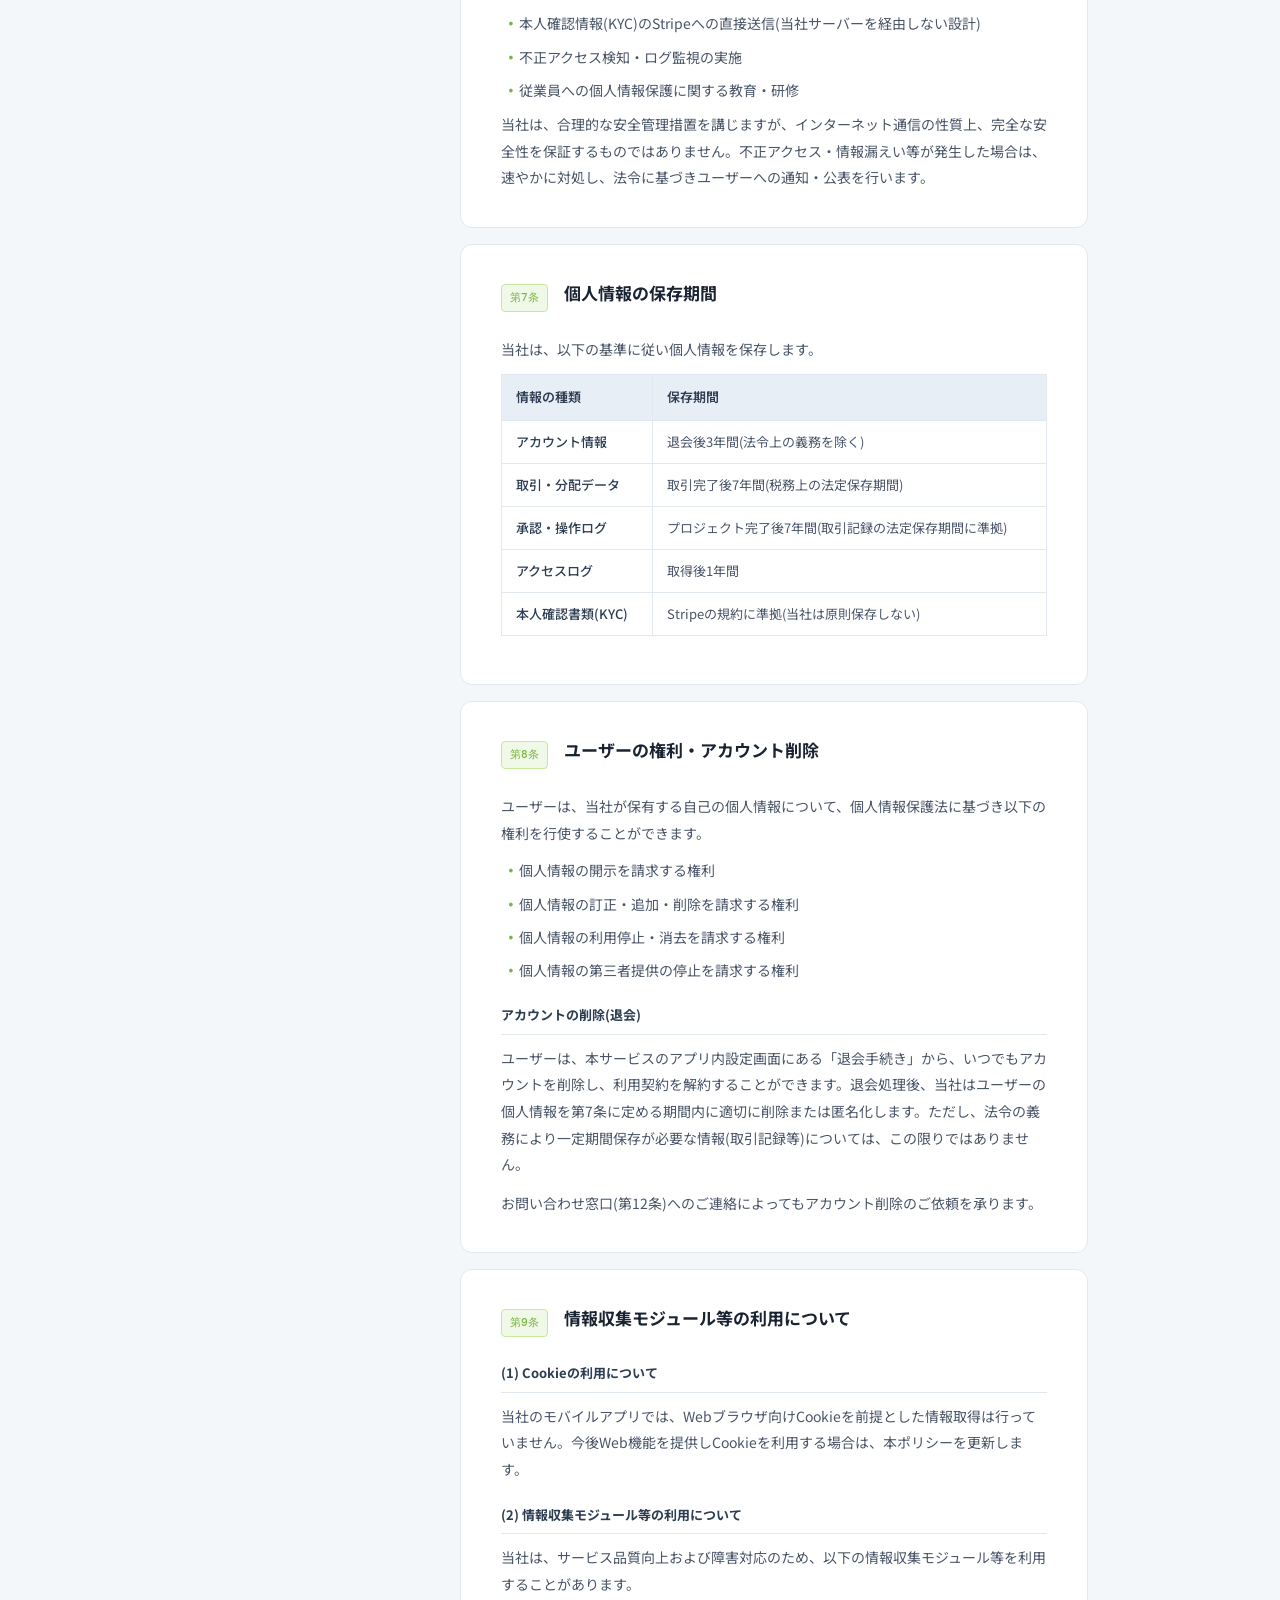
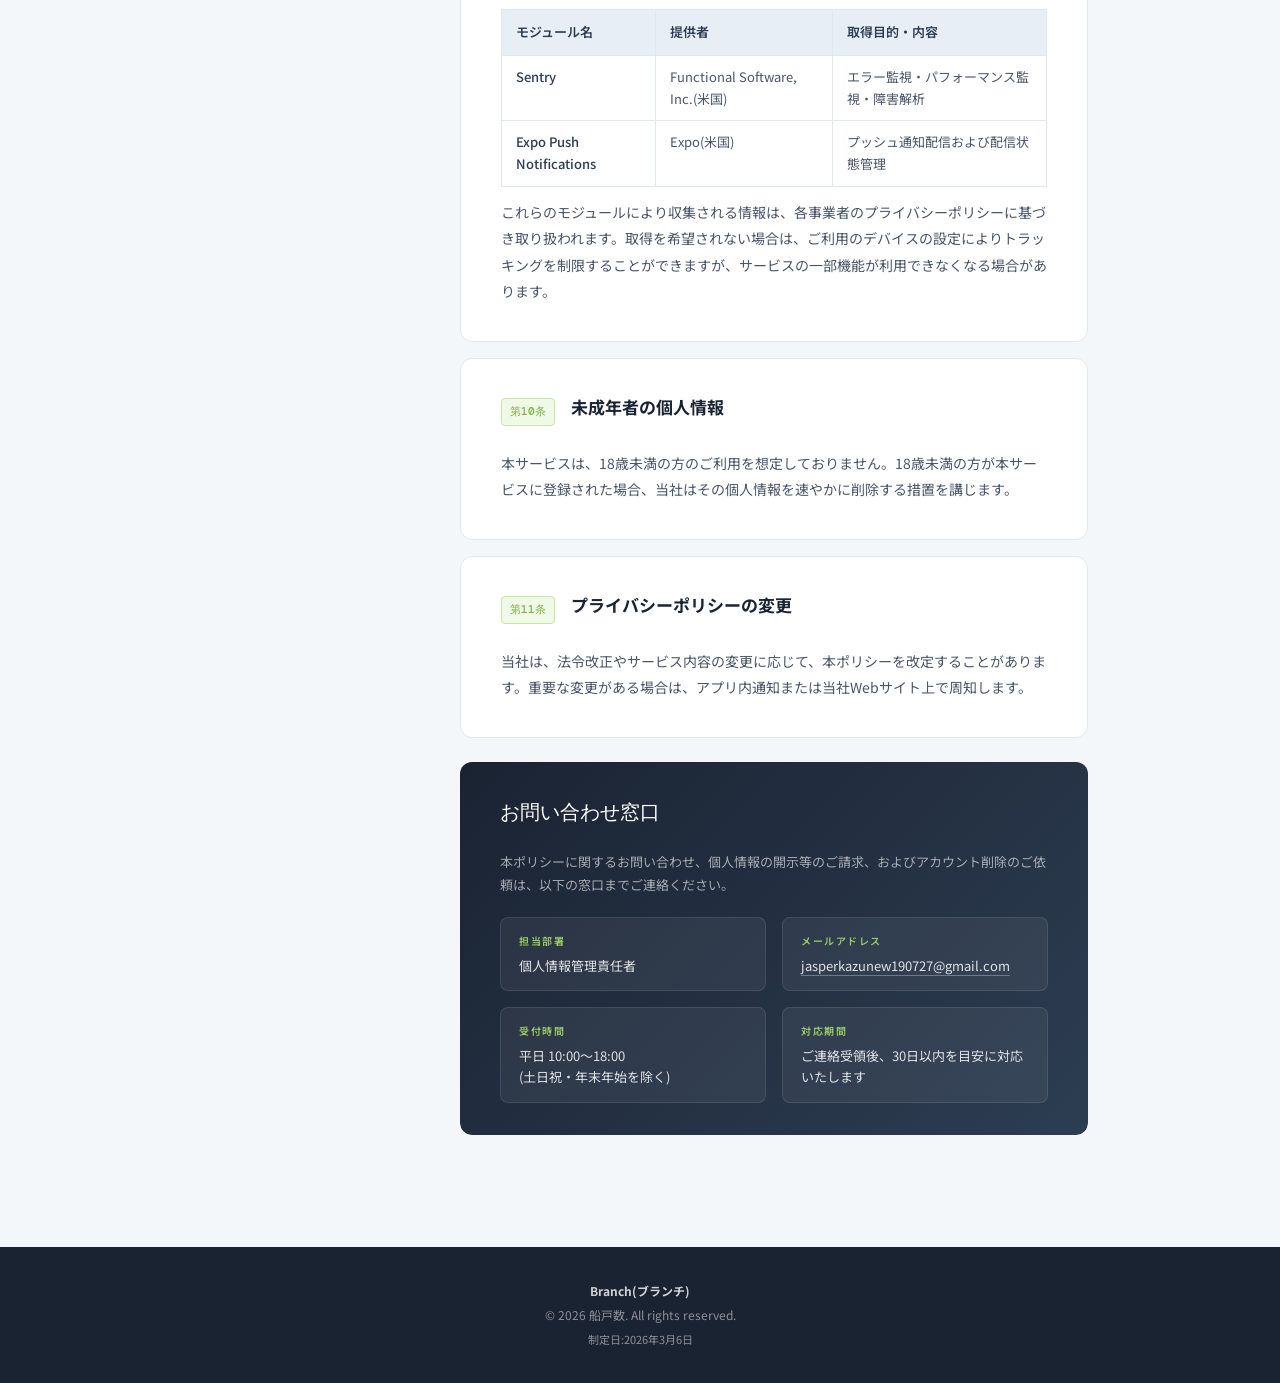
<file: privacy.html>
<!DOCTYPE html>
<html lang="ja">

<head>
  <meta charset="UTF-8">
  <meta name="viewport" content="width=device-width, initial-scale=1.0">
  <title>個人情報保護方針 | Branch</title>
  <link rel="icon" type="image/svg+xml" href="favicon.svg">
  <link rel="preconnect" href="https://fonts.googleapis.com">
  <link
    href="https://fonts.googleapis.com/css2?family=Noto+Sans+JP:wght@300;400;500;700&family=DM+Serif+Display&family=DM+Mono:wght@400;500&display=swap"
    rel="stylesheet">
  <style>
    :root {
      --bg: #F4F7FA;
      --surface: #ffffff;
      --navy: #1a2332;
      --navy-mid: #2d3d52;
      --gray: #6b7a8d;
      --gray-light: #c8d0db;
      --leaf: #9CCC65;
      --leaf-dark: #7CB342;
      --accent: #3d5a80;
      --accent-light: #e8eef5;
      --border: #e2e8f0;
      --text: #1a2332;
      --text-sub: #4a5568;
    }

    * {
      margin: 0;
      padding: 0;
      box-sizing: border-box;
    }

    html {
      scroll-behavior: smooth;
    }

    body {
      font-family: 'Noto Sans JP', sans-serif;
      background: var(--bg);
      color: var(--text);
      line-height: 1.8;
      font-size: 15px;
    }

    /* ── Header ── */
    header {
      background: var(--surface);
      border-bottom: 1px solid var(--border);
      position: sticky;
      top: 0;
      z-index: 100;
      backdrop-filter: blur(8px);
    }

    .header-inner {
      max-width: 960px;
      margin: 0 auto;
      padding: 0 32px;
      height: 64px;
      display: flex;
      align-items: center;
      justify-content: space-between;
    }

    .logo {
      display: flex;
      align-items: center;
      gap: 10px;
      text-decoration: none;
    }

    .logo-icon {
      width: 32px;
      height: 32px;
    }

    .logo-text {
      font-family: 'DM Serif Display', serif;
      font-size: 22px;
      color: var(--navy);
      letter-spacing: -0.5px;
    }

    .header-badge {
      font-size: 11px;
      font-weight: 500;
      color: var(--gray);
      background: var(--bg);
      border: 1px solid var(--border);
      padding: 4px 10px;
      border-radius: 20px;
      letter-spacing: 0.5px;
    }

    /* ── Hero ── */
    .hero {
      background: linear-gradient(135deg, var(--navy) 0%, var(--navy-mid) 60%, #3d5a80 100%);
      color: white;
      padding: 72px 32px 64px;
      position: relative;
      overflow: hidden;
    }

    .hero::before {
      content: '';
      position: absolute;
      top: -40%;
      right: -10%;
      width: 500px;
      height: 500px;
      background: radial-gradient(circle, rgba(156, 204, 101, 0.12) 0%, transparent 70%);
      pointer-events: none;
    }

    .hero::after {
      content: '';
      position: absolute;
      bottom: -20%;
      left: 40%;
      width: 300px;
      height: 300px;
      background: radial-gradient(circle, rgba(61, 90, 128, 0.4) 0%, transparent 70%);
      pointer-events: none;
    }

    .hero-inner {
      max-width: 960px;
      margin: 0 auto;
      position: relative;
      z-index: 1;
    }

    .hero-eyebrow {
      display: inline-flex;
      align-items: center;
      gap: 8px;
      font-size: 11px;
      font-weight: 500;
      letter-spacing: 2px;
      text-transform: uppercase;
      color: var(--leaf);
      margin-bottom: 20px;
    }

    .hero-eyebrow::before {
      content: '';
      display: block;
      width: 20px;
      height: 1px;
      background: var(--leaf);
    }

    .hero h1 {
      font-family: 'DM Serif Display', serif;
      font-size: clamp(32px, 5vw, 48px);
      font-weight: 400;
      line-height: 1.2;
      margin-bottom: 16px;
      letter-spacing: -1px;
    }

    .hero-sub {
      font-size: 14px;
      color: rgba(255, 255, 255, 0.6);
      font-weight: 300;
    }

    /* ── Layout ── */
    .layout {
      max-width: 960px;
      margin: 0 auto;
      padding: 48px 32px 96px;
      display: grid;
      grid-template-columns: 220px 1fr;
      gap: 48px;
      align-items: start;
    }

    /* ── TOC Sidebar ── */
    .toc {
      position: sticky;
      top: 80px;
    }

    .toc-label {
      font-size: 10px;
      font-weight: 700;
      letter-spacing: 2px;
      text-transform: uppercase;
      color: var(--gray);
      margin-bottom: 16px;
    }

    .toc-list {
      list-style: none;
      border-left: 2px solid var(--border);
    }

    .toc-list li a {
      display: block;
      padding: 6px 0 6px 16px;
      font-size: 12px;
      color: var(--gray);
      text-decoration: none;
      transition: color 0.2s, border-color 0.2s;
      border-left: 2px solid transparent;
      margin-left: -2px;
    }

    .toc-list li a:hover {
      color: var(--accent);
      border-left-color: var(--accent);
    }

    .toc-meta {
      margin-top: 24px;
      padding: 16px;
      background: var(--accent-light);
      border-radius: 8px;
      font-size: 11px;
      color: var(--gray);
      line-height: 1.7;
    }

    .toc-meta strong {
      display: block;
      color: var(--navy-mid);
      font-size: 10px;
      letter-spacing: 1px;
      text-transform: uppercase;
      margin-bottom: 4px;
    }

    /* ── Content ── */
    .content {
      min-width: 0;
    }

    /* Intro card */
    .intro-card {
      background: var(--surface);
      border: 1px solid var(--border);
      border-radius: 12px;
      padding: 28px 32px;
      margin-bottom: 40px;
      font-size: 14px;
      color: var(--text-sub);
      line-height: 1.9;
      border-left: 4px solid var(--leaf);
    }

    /* Article */
    article {
      display: flex;
      flex-direction: column;
      gap: 0;
    }

    .section {
      background: var(--surface);
      border: 1px solid var(--border);
      border-radius: 12px;
      padding: 36px 40px;
      margin-bottom: 16px;
      transition: box-shadow 0.2s;
    }

    .section:hover {
      box-shadow: 0 4px 24px rgba(26, 35, 50, 0.06);
    }

    .section-header {
      display: flex;
      align-items: flex-start;
      gap: 16px;
      margin-bottom: 24px;
    }

    .section-number {
      font-family: 'DM Mono', monospace;
      font-size: 11px;
      font-weight: 500;
      color: var(--leaf-dark);
      background: #f0f9e8;
      border: 1px solid #c8e6a0;
      border-radius: 4px;
      padding: 3px 8px;
      white-space: nowrap;
      margin-top: 3px;
    }

    .section-title {
      font-size: 17px;
      font-weight: 700;
      color: var(--navy);
      line-height: 1.4;
    }

    .section-body {
      color: var(--text-sub);
      font-size: 14px;
      line-height: 1.9;
    }

    .section-body p {
      margin-bottom: 12px;
    }

    .section-body p:last-child {
      margin-bottom: 0;
    }

    /* Sub-heading inside section */
    .sub-heading {
      font-size: 13px;
      font-weight: 700;
      color: var(--navy-mid);
      margin: 20px 0 10px;
      padding-bottom: 6px;
      border-bottom: 1px solid var(--border);
    }

    /* Info table */
    .info-table {
      width: 100%;
      border-collapse: collapse;
      font-size: 13px;
      margin: 12px 0;
    }

    .info-table th,
    .info-table td {
      text-align: left;
      padding: 10px 14px;
      border: 1px solid var(--border);
      vertical-align: top;
      line-height: 1.7;
    }

    .info-table th {
      background: var(--accent-light);
      color: var(--navy-mid);
      font-weight: 600;
      white-space: nowrap;
      width: 160px;
    }

    .info-table td {
      color: var(--text-sub);
    }

    /* Provider table */
    .provider-table {
      width: 100%;
      border-collapse: collapse;
      font-size: 12px;
      margin: 12px 0;
    }

    .provider-table thead tr {
      background: var(--navy);
      color: white;
    }

    .provider-table thead th {
      padding: 10px 12px;
      font-weight: 600;
      font-size: 11px;
      letter-spacing: 0.5px;
      text-align: left;
    }

    .provider-table tbody tr {
      border-bottom: 1px solid var(--border);
    }

    .provider-table tbody tr:nth-child(even) {
      background: #fafbfc;
    }

    .provider-table tbody td {
      padding: 10px 12px;
      color: var(--text-sub);
      vertical-align: top;
      line-height: 1.7;
    }

    .provider-table tbody td:first-child {
      font-weight: 600;
      color: var(--navy-mid);
    }

    /* List */
    .policy-list {
      list-style: none;
      margin: 8px 0;
    }

    .policy-list li {
      position: relative;
      padding-left: 18px;
      margin-bottom: 8px;
      color: var(--text-sub);
      font-size: 14px;
      line-height: 1.8;
    }

    .policy-list li::before {
      content: '·';
      position: absolute;
      left: 4px;
      color: var(--leaf-dark);
      font-size: 20px;
      line-height: 1.2;
      font-weight: 700;
    }

    /* Retention table */
    .retention-table {
      width: 100%;
      border-collapse: collapse;
      font-size: 13px;
      margin: 12px 0;
    }

    .retention-table thead tr {
      background: var(--accent-light);
    }

    .retention-table thead th {
      padding: 10px 14px;
      font-weight: 600;
      color: var(--navy-mid);
      text-align: left;
      border: 1px solid var(--border);
    }

    .retention-table tbody td {
      padding: 10px 14px;
      border: 1px solid var(--border);
      color: var(--text-sub);
      vertical-align: top;
      line-height: 1.7;
    }

    .retention-table tbody td:first-child {
      font-weight: 500;
      color: var(--navy-mid);
    }

    /* Notice box */
    .notice-box {
      background: #fffbeb;
      border: 1px solid #fcd34d;
      border-left: 4px solid #f59e0b;
      border-radius: 8px;
      padding: 14px 18px;
      font-size: 13px;
      color: var(--navy-mid);
      line-height: 1.8;
      margin: 12px 0;
    }

    .notice-box strong {
      display: block;
      margin-bottom: 6px;
      font-size: 12px;
      letter-spacing: 0.3px;
    }

    /* Contact box */
    .contact-box {
      background: linear-gradient(135deg, var(--navy) 0%, var(--navy-mid) 100%);
      color: white;
      border-radius: 12px;
      padding: 32px 40px;
      margin-top: 8px;
    }

    .contact-box .contact-title {
      font-family: 'DM Serif Display', serif;
      font-size: 20px;
      margin-bottom: 20px;
      font-weight: 400;
    }

    .contact-grid {
      display: grid;
      grid-template-columns: 1fr 1fr;
      gap: 16px;
    }

    .contact-item {
      background: rgba(255, 255, 255, 0.06);
      border: 1px solid rgba(255, 255, 255, 0.1);
      border-radius: 8px;
      padding: 14px 18px;
    }

    .contact-item-label {
      font-size: 10px;
      font-weight: 600;
      letter-spacing: 1.5px;
      text-transform: uppercase;
      color: var(--leaf);
      margin-bottom: 6px;
    }

    .contact-item-value {
      font-size: 13px;
      color: rgba(255, 255, 255, 0.85);
      line-height: 1.6;
    }

    .contact-item-value a {
      color: rgba(255, 255, 255, 0.85);
      text-decoration: none;
      border-bottom: 1px solid rgba(255, 255, 255, 0.3);
    }

    /* Footer */
    footer {
      background: var(--navy);
      color: rgba(255, 255, 255, 0.5);
      text-align: center;
      padding: 32px;
      font-size: 12px;
      line-height: 2;
    }

    footer strong {
      color: rgba(255, 255, 255, 0.8);
    }

    /* Responsive */
    @media (max-width: 768px) {
      .layout {
        grid-template-columns: 1fr;
        padding: 32px 20px 64px;
      }

      .toc {
        position: static;
        display: none;
      }

      .section {
        padding: 24px 24px;
      }

      .hero {
        padding: 48px 20px 40px;
      }

      .contact-grid {
        grid-template-columns: 1fr;
      }

      .info-table th {
        width: 110px;
      }
    }
  </style>
</head>

<body>

  <!-- Header -->
  <header>
    <div class="header-inner">
      <a href="index.html" class="logo">
        <svg class="logo-icon" viewBox="0 0 100 100" fill="none" xmlns="http://www.w3.org/2000/svg">
          <rect width="100" height="100" rx="22" fill="#F4F7FA" />
          <path d="M20 80 C30 60, 50 30, 80 20" stroke="url(#g)" stroke-width="14" stroke-linecap="round" fill="none" />
          <path d="M55 48 C62 38, 72 34, 78 28" stroke="#9CCC65" stroke-width="8" stroke-linecap="round" fill="none" />
          <defs>
            <linearGradient id="g" x1="20" y1="80" x2="80" y2="20" gradientUnits="userSpaceOnUse">
              <stop offset="0%" stop-color="#1a2332" />
              <stop offset="100%" stop-color="#6b7a8d" />
            </linearGradient>
          </defs>
        </svg>
        <span class="logo-text">Branch</span>
      </a>
      <span class="header-badge">Privacy Policy</span>
    </div>
  </header>

  <!-- Hero -->
  <div class="hero">
    <div class="hero-inner">
      <div class="hero-eyebrow">Legal</div>
      <h1>個人情報保護方針</h1>
      <p class="hero-sub">Privacy Policy &nbsp;·&nbsp; 制定日:2026年3月6日 &nbsp;·&nbsp; 最終更新:2026年3月6日</p>
    </div>
  </div>

  <!-- Main Layout -->
  <div class="layout">

    <!-- Sidebar TOC -->
    <aside class="toc">
      <div class="toc-label">目次</div>
      <ul class="toc-list">
        <li><a href="#sec1">第1条 事業者情報</a></li>
        <li><a href="#sec2">第2条 取得する個人情報</a></li>
        <li><a href="#sec3">第3条 利用目的</a></li>
        <li><a href="#sec4">第4条 第三者提供</a></li>
        <li><a href="#sec5">第5条 越境移転</a></li>
        <li><a href="#sec6">第6条 安全管理措置</a></li>
        <li><a href="#sec7">第7条 保存期間</a></li>
        <li><a href="#sec8">第8条 ユーザーの権利</a></li>
        <li><a href="#sec9">第9条 情報収集モジュール</a></li>
        <li><a href="#sec10">第10条 未成年者</a></li>
        <li><a href="#sec11">第11条 ポリシーの変更</a></li>
        <li><a href="#sec12">第12条 お問い合わせ</a></li>
      </ul>
      <div class="toc-meta">
        <strong>準拠法令</strong>
        個人情報の保護に関する法律(個人情報保護法)・同施行令・同ガイドライン、および関連規定に基づき作成しています。
      </div>
    </aside>

    <!-- Content -->
    <main class="content">

      <div class="intro-card">
        Branch(以下「本サービス」)を運営する当社(以下「当社」)は、ユーザーの個人情報の保護を重要な責務と認識し、個人情報の保護に関する法律(以下「個人情報保護法」)をはじめとする関連法令を遵守し、以下のプライバシーポリシー(以下「本ポリシー」)に従い、適切な取り扱いを行います。
      </div>

      <article>

        <!-- 第1条 -->
        <section class="section" id="sec1">
          <div class="section-header">
            <span class="section-number">第1条</span>
            <h2 class="section-title">事業者情報</h2>
          </div>
          <div class="section-body">
            <table class="info-table">
              <tr>
                <th>サービス名</th>
                <td>Branch(ブランチ)</td>
              </tr>
              <tr>
                <th>事業者名・代表者</th>
                <td>船戸数(個人事業主)</td>
              </tr>
              <tr>
                <th>所在地</th>
                <td>京都府京都市左京区吉田泉殿町41 キャッスル21 305号室</td>
              </tr>
              <tr>
                <th>お問い合わせ窓口</th>
                <td><a href="mailto:jasperkazunew190727@gmail.com"
                    style="color:var(--accent)">jasperkazunew190727@gmail.com</a></td>
              </tr>
              <tr>
                <th>個人情報管理責任者</th>
                <td>船戸数</td>
              </tr>
            </table>
          </div>
        </section>

        <!-- 第2条 -->
        <section class="section" id="sec2">
          <div class="section-header">
            <span class="section-number">第2条</span>
            <h2 class="section-title">取得する個人情報の種類</h2>
          </div>
          <div class="section-body">
            <p>当社は、本サービスの提供にあたり、以下の個人情報を取得します。</p>

            <div class="sub-heading">(1) アカウント登録時</div>
            <ul class="policy-list">
              <li>氏名(ふりがなを含む)</li>
              <li>メールアドレス</li>
              <li>パスワード(ハッシュ化して保存)</li>
              <li>プロフィール画像(任意)</li>
            </ul>

            <div class="sub-heading">(2) Stripe Connect 連携・本人確認時</div>
            <p>Stripe Connect(Expressアカウント)の利用登録の際、決済事業者Stripe,
              Inc.(米国)の求めに応じ、以下の情報を提供いただく場合があります。当該情報はStripeのプライバシーポリシーに従い、Stripeにより管理されます(詳細は第5条をご参照ください)。</p>
            <ul class="policy-list">
              <li>氏名・生年月日・住所(本人確認目的)</li>
              <li>銀行口座情報(出金先の登録)</li>
              <li>マイナンバーカード・運転免許証等の本人確認書類</li>
              <li>電話番号</li>
            </ul>

            <div class="sub-heading">(3) サービス利用時</div>
            <ul class="policy-list">
              <li>プロジェクト・グループの作成・参加に関する情報</li>
              <li>売上・分配・費用・報酬に関する取引データ</li>
              <li>タスクの作成・完了・承認に関する操作ログ</li>
              <li>承認・拒否・リコール操作の履歴(操作者・操作日時・対象申請の内容を含む)</li>
              <li>アプリ内でのコメント・コミュニケーション内容</li>
            </ul>

            <div class="sub-heading">(4) 自動的に取得する情報</div>
            <ul class="policy-list">
              <li>IPアドレス・デバイス情報・OSバージョン</li>
              <li>アクセスログ・操作ログ</li>
              <li>プッシュ通知トークン(通知配信に必要な識別子)</li>
              <li>エラー情報・クラッシュログ・パフォーマンス情報(障害解析目的)</li>
            </ul>

            <div class="sub-heading">(5) Cookie その他のトラッキング技術</div>
            <p>
              当社は、サービス改善および利用状況の分析のため、Cookieその他のトラッキング技術を利用することがあります。これらは特定の個人を直接識別するものではありません。将来的にWeb版を提供する際は、Cookieの利用目的・種別・オプトアウト方法について本ポリシー上で別途明示します。
            </p>
          </div>
        </section>

        <!-- 第3条 -->
        <section class="section" id="sec3">
          <div class="section-header">
            <span class="section-number">第3条</span>
            <h2 class="section-title">個人情報の利用目的</h2>
          </div>
          <div class="section-body">
            <p>当社は、取得した個人情報を以下の目的のために利用します。</p>
            <ul class="policy-list">
              <li>本サービスのアカウント登録・認証・管理</li>
              <li>売上の自動分配処理・精算処理の実行</li>
              <li>Stripe Connectを通じた決済・送金・出金処理</li>
              <li>本人確認および不正利用防止のためのKYC(顧客確認)</li>
              <li>サービスに関するお知らせ・重要なシステム通知の送信</li>
              <li>ユーザーサポートおよびお問い合わせへの対応</li>
              <li>サービス品質の向上・機能改善のための統計的分析</li>
              <li>利用規約違反の調査・対応</li>
              <li>法令に基づく義務の履行</li>
            </ul>
            <p>当社は、上記の利用目的の範囲を超えて個人情報を利用することはありません。利用目的を変更する場合は、変更前の利用目的と関連性が合理的に認められる範囲に限定し、変更後の利用目的をユーザーに通知または公表します。
            </p>
          </div>
        </section>

        <!-- 第4条 -->
        <section class="section" id="sec4">
          <div class="section-header">
            <span class="section-number">第4条</span>
            <h2 class="section-title">個人情報の第三者提供</h2>
          </div>
          <div class="section-body">
            <p>当社は、以下の場合を除き、ユーザーの同意なく個人情報を第三者に提供することはありません。</p>
            <ul class="policy-list">
              <li>ユーザーの同意がある場合</li>
              <li>法令に基づく場合(裁判所・警察等からの適法な要請を含む)</li>
              <li>人の生命・身体・財産の保護のために必要であり、ユーザーの同意を得ることが困難な場合</li>
              <li>国の機関・地方公共団体またはその委託を受けた者が法令の定める事務を遂行することに対して協力する必要がある場合</li>
              <li>決済・インフラ等の業務委託先への提供(下記参照)</li>
            </ul>

            <div class="sub-heading">業務委託先への提供</div>
            <p>当社は、サービス提供に必要な範囲で、以下の外部事業者に個人情報を取り扱わせることがあります。</p>

            <div class="notice-box">
              <strong>※決済情報の取り扱いについて</strong><br>
              決済処理はStripe, Inc.が提供する決済サービスを利用しています。クレジットカード情報等の決済情報は当サービスでは保有せず、Stripeのシステムにより安全に処理されます。
            </div>
            <table class="provider-table">
              <thead>
                <tr>
                  <th>事業者・サービス名</th>
                  <th>主な利用目的</th>
                  <th>取り扱う情報の例</th>
                </tr>
              </thead>
              <tbody>
                <tr>
                  <td>Stripe, Inc.</td>
                  <td>決済処理、返金処理、本人確認・口座関連手続(Stripe Connect)</td>
                  <td>氏名、メールアドレス、決済関連情報、取引情報</td>
                </tr>
                <tr>
                  <td>Supabase, Inc.</td>
                  <td>認証、データベース・ストレージ運用</td>
                  <td>アカウント情報、取引データ、アップロードデータ</td>
                </tr>
                <tr>
                  <td>Functional Software, Inc.(Sentry)</td>
                  <td>エラー監視、障害解析、パフォーマンス監視</td>
                  <td>エラー情報、端末・アプリ情報、利用状況に関する技術情報</td>
                </tr>
                <tr>
                  <td>Expo Application Services</td>
                  <td>プッシュ通知配信、アプリ配布運用</td>
                  <td>プッシュトークン、通知配信に必要な情報、ビルド運用情報</td>
                </tr>
              </tbody>
            </table>
          </div>
        </section>

        <!-- 第5条 -->
        <section class="section" id="sec5">
          <div class="section-header">
            <span class="section-number">第5条</span>
            <h2 class="section-title">外国にある第三者への個人情報の提供(越境移転)</h2>
          </div>
          <div class="section-body">
            <p>
              当社は、上記外部事業者の提供するクラウドサービスを利用するにあたり、個人情報を外国(主に米国)に所在するサーバーで取り扱う場合があります。当社は、個人情報保護法に基づく外国第三者提供の手続き等に従い、必要かつ適切な安全管理措置を講じたうえで取り扱います。
            </p>
            <table class="provider-table" style="margin-top:16px">
              <thead>
                <tr>
                  <th>提供先</th>
                  <th>所在国</th>
                  <th>提供する情報</th>
                  <th>講じる保護措置</th>
                </tr>
              </thead>
              <tbody>
                <tr>
                  <td>Stripe, Inc.</td>
                  <td>米国</td>
                  <td>氏名・銀行口座・本人確認書類</td>
                  <td>OECDプライバシーガイドライン8原則に対応する措置 / Stripe Privacy Policy準拠</td>
                </tr>
                <tr>
                  <td>Supabase, Inc.</td>
                  <td>米国</td>
                  <td>アカウント情報・取引データ</td>
                  <td>OECDプライバシーガイドライン8原則に対応する措置 / Supabase Privacy Policy準拠</td>
                </tr>
                <tr>
                  <td>Functional Software, Inc.(Sentry)</td>
                  <td>米国</td>
                  <td>エラー情報・端末・アプリ情報</td>
                  <td>OECDプライバシーガイドライン8原則に対応する措置 / Sentry Privacy Policy準拠</td>
                </tr>
                <tr>
                  <td>Expo Application Services</td>
                  <td>米国</td>
                  <td>プッシュトークン・通知配信情報</td>
                  <td>OECDプライバシーガイドライン8原則に対応する措置 / Expo Privacy Policy準拠</td>
                </tr>
              </tbody>
            </table>
            <p style="margin-top:12px; font-size:12px; color:var(--gray)">
              各国の個人情報保護制度についての情報は、<a href="https://www.ppc.go.jp/" target="_blank"
                style="color:var(--accent)">個人情報保護委員会のウェブサイト</a>をご参照ください。<br>
              ※ Stripe: <a href="https://stripe.com/jp/privacy" target="_blank"
                style="color:var(--accent)">https://stripe.com/jp/privacy</a>、
              ※ Supabase: <a href="https://supabase.com/privacy" target="_blank"
                style="color:var(--accent)">https://supabase.com/privacy</a><br>
              ※ Sentry: <a href="https://sentry.io/privacy/" target="_blank"
                style="color:var(--accent)">https://sentry.io/privacy/</a>、
              ※ Expo: <a href="https://expo.dev/privacy" target="_blank"
                style="color:var(--accent)">https://expo.dev/privacy</a>
            </p>
          </div>
        </section>

        <!-- 第6条 -->
        <section class="section" id="sec6">
          <div class="section-header">
            <span class="section-number">第6条</span>
            <h2 class="section-title">個人情報の安全管理措置</h2>
          </div>
          <div class="section-body">
            <p>当社は、取得した個人情報の漏えい・滅失・毀損を防止するため、以下の安全管理措置を講じます。</p>
            <ul class="policy-list">
              <li>通信の暗号化(TLS/SSL)による安全な通信の確保</li>
              <li>データベースへのアクセス制限・Row Level Security(RLS)の実施</li>
              <li>パスワードのハッシュ化処理</li>
              <li>本人確認情報(KYC)のStripeへの直接送信(当社サーバーを経由しない設計)</li>
              <li>不正アクセス検知・ログ監視の実施</li>
              <li>従業員への個人情報保護に関する教育・研修</li>
            </ul>
            <p>
              当社は、合理的な安全管理措置を講じますが、インターネット通信の性質上、完全な安全性を保証するものではありません。不正アクセス・情報漏えい等が発生した場合は、速やかに対処し、法令に基づきユーザーへの通知・公表を行います。
            </p>
          </div>
        </section>

        <!-- 第7条 -->
        <section class="section" id="sec7">
          <div class="section-header">
            <span class="section-number">第7条</span>
            <h2 class="section-title">個人情報の保存期間</h2>
          </div>
          <div class="section-body">
            <p>当社は、以下の基準に従い個人情報を保存します。</p>
            <table class="retention-table">
              <thead>
                <tr>
                  <th>情報の種類</th>
                  <th>保存期間</th>
                </tr>
              </thead>
              <tbody>
                <tr>
                  <td>アカウント情報</td>
                  <td>退会後3年間(法令上の義務を除く)</td>
                </tr>
                <tr>
                  <td>取引・分配データ</td>
                  <td>取引完了後7年間(税務上の法定保存期間)</td>
                </tr>
                <tr>
                  <td>承認・操作ログ</td>
                  <td>プロジェクト完了後7年間(取引記録の法定保存期間に準拠)</td>
                </tr>
                <tr>
                  <td>アクセスログ</td>
                  <td>取得後1年間</td>
                </tr>
                <tr>
                  <td>本人確認書類(KYC)</td>
                  <td>Stripeの規約に準拠(当社は原則保存しない)</td>
                </tr>
              </tbody>
            </table>
          </div>
        </section>

        <!-- 第8条 -->
        <section class="section" id="sec8">
          <div class="section-header">
            <span class="section-number">第8条</span>
            <h2 class="section-title">ユーザーの権利・アカウント削除</h2>
          </div>
          <div class="section-body">
            <p>ユーザーは、当社が保有する自己の個人情報について、個人情報保護法に基づき以下の権利を行使することができます。</p>
            <ul class="policy-list">
              <li>個人情報の開示を請求する権利</li>
              <li>個人情報の訂正・追加・削除を請求する権利</li>
              <li>個人情報の利用停止・消去を請求する権利</li>
              <li>個人情報の第三者提供の停止を請求する権利</li>
            </ul>

            <div class="sub-heading">アカウントの削除(退会)</div>
            <p>
              ユーザーは、本サービスのアプリ内設定画面にある「退会手続き」から、いつでもアカウントを削除し、利用契約を解約することができます。退会処理後、当社はユーザーの個人情報を第7条に定める期間内に適切に削除または匿名化します。ただし、法令の義務により一定期間保存が必要な情報(取引記録等)については、この限りではありません。
            </p>
            <p>お問い合わせ窓口(第12条)へのご連絡によってもアカウント削除のご依頼を承ります。</p>
          </div>
        </section>

        <!-- 第9条 -->
        <section class="section" id="sec9">
          <div class="section-header">
            <span class="section-number">第9条</span>
            <h2 class="section-title">情報収集モジュール等の利用について</h2>
          </div>
          <div class="section-body">
            <div class="sub-heading">(1) Cookieの利用について</div>
            <p>当社のモバイルアプリでは、Webブラウザ向けCookieを前提とした情報取得は行っていません。今後Web機能を提供しCookieを利用する場合は、本ポリシーを更新します。</p>

            <div class="sub-heading">(2) 情報収集モジュール等の利用について</div>
            <p>当社は、サービス品質向上および障害対応のため、以下の情報収集モジュール等を利用することがあります。</p>
            <table class="retention-table">
              <thead>
                <tr>
                  <th>モジュール名</th>
                  <th>提供者</th>
                  <th>取得目的・内容</th>
                </tr>
              </thead>
              <tbody>
                <tr>
                  <td>Sentry</td>
                  <td>Functional Software, Inc.(米国)</td>
                  <td>エラー監視・パフォーマンス監視・障害解析</td>
                </tr>
                <tr>
                  <td>Expo Push Notifications</td>
                  <td>Expo(米国)</td>
                  <td>プッシュ通知配信および配信状態管理</td>
                </tr>
              </tbody>
            </table>
            <p style="margin-top:12px">
              これらのモジュールにより収集される情報は、各事業者のプライバシーポリシーに基づき取り扱われます。取得を希望されない場合は、ご利用のデバイスの設定によりトラッキングを制限することができますが、サービスの一部機能が利用できなくなる場合があります。
            </p>
          </div>
        </section>

        <!-- 第10条 -->
        <section class="section" id="sec10">
          <div class="section-header">
            <span class="section-number">第10条</span>
            <h2 class="section-title">未成年者の個人情報</h2>
          </div>
          <div class="section-body">
            <p>本サービスは、18歳未満の方のご利用を想定しておりません。18歳未満の方が本サービスに登録された場合、当社はその個人情報を速やかに削除する措置を講じます。</p>
          </div>
        </section>

        <!-- 第11条 -->
        <section class="section" id="sec11">
          <div class="section-header">
            <span class="section-number">第11条</span>
            <h2 class="section-title">プライバシーポリシーの変更</h2>
          </div>
          <div class="section-body">
            <p>当社は、法令改正やサービス内容の変更に応じて、本ポリシーを改定することがあります。重要な変更がある場合は、アプリ内通知または当社Webサイト上で周知します。</p>
          </div>
        </section>

        <!-- 第12条 -->
        <section class="section" id="sec12" style="padding:0; overflow:hidden; border:none; background:transparent;">
          <div class="contact-box">
            <div class="contact-title">お問い合わせ窓口</div>
            <p style="color:rgba(255,255,255,0.6); font-size:13px; margin-bottom:20px; line-height:1.8">
              本ポリシーに関するお問い合わせ、個人情報の開示等のご請求、およびアカウント削除のご依頼は、以下の窓口までご連絡ください。
            </p>
            <div class="contact-grid">
              <div class="contact-item">
                <div class="contact-item-label">担当部署</div>
                <div class="contact-item-value">個人情報管理責任者</div>
              </div>
              <div class="contact-item">
                <div class="contact-item-label">メールアドレス</div>
                <div class="contact-item-value">
                  <a href="mailto:jasperkazunew190727@gmail.com">jasperkazunew190727@gmail.com</a>
                </div>
              </div>
              <div class="contact-item">
                <div class="contact-item-label">受付時間</div>
                <div class="contact-item-value">平日 10:00〜18:00<br>(土日祝・年末年始を除く)</div>
              </div>
              <div class="contact-item">
                <div class="contact-item-label">対応期間</div>
                <div class="contact-item-value">ご連絡受領後、30日以内を目安に対応いたします</div>
              </div>
            </div>
          </div>
        </section>

      </article>

    </main>
  </div>

  <!-- Footer -->
  <footer>
    <strong>Branch(ブランチ)</strong><br>
    © 2026 船戸数. All rights reserved.<br>
    <span style="font-size:11px">制定日:2026年3月6日</span>
  </footer>

</body>

</html>
</file>
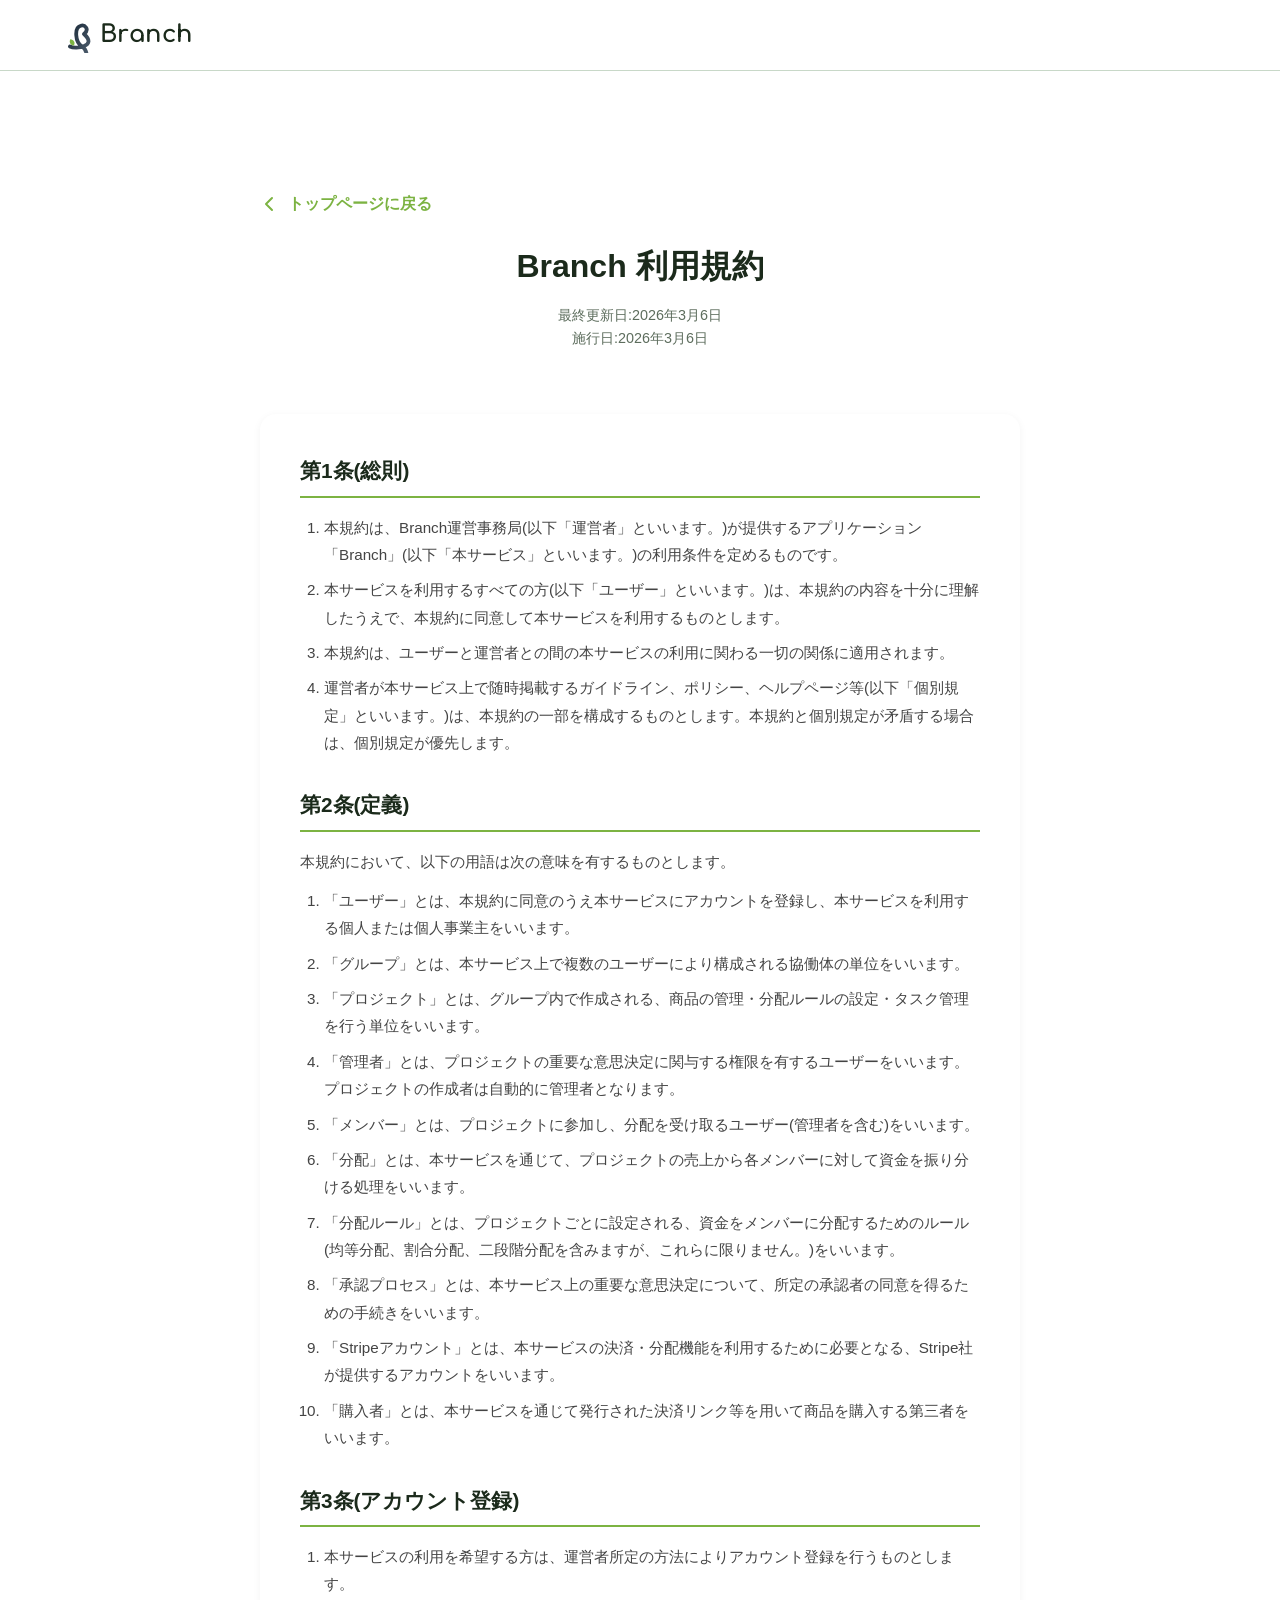
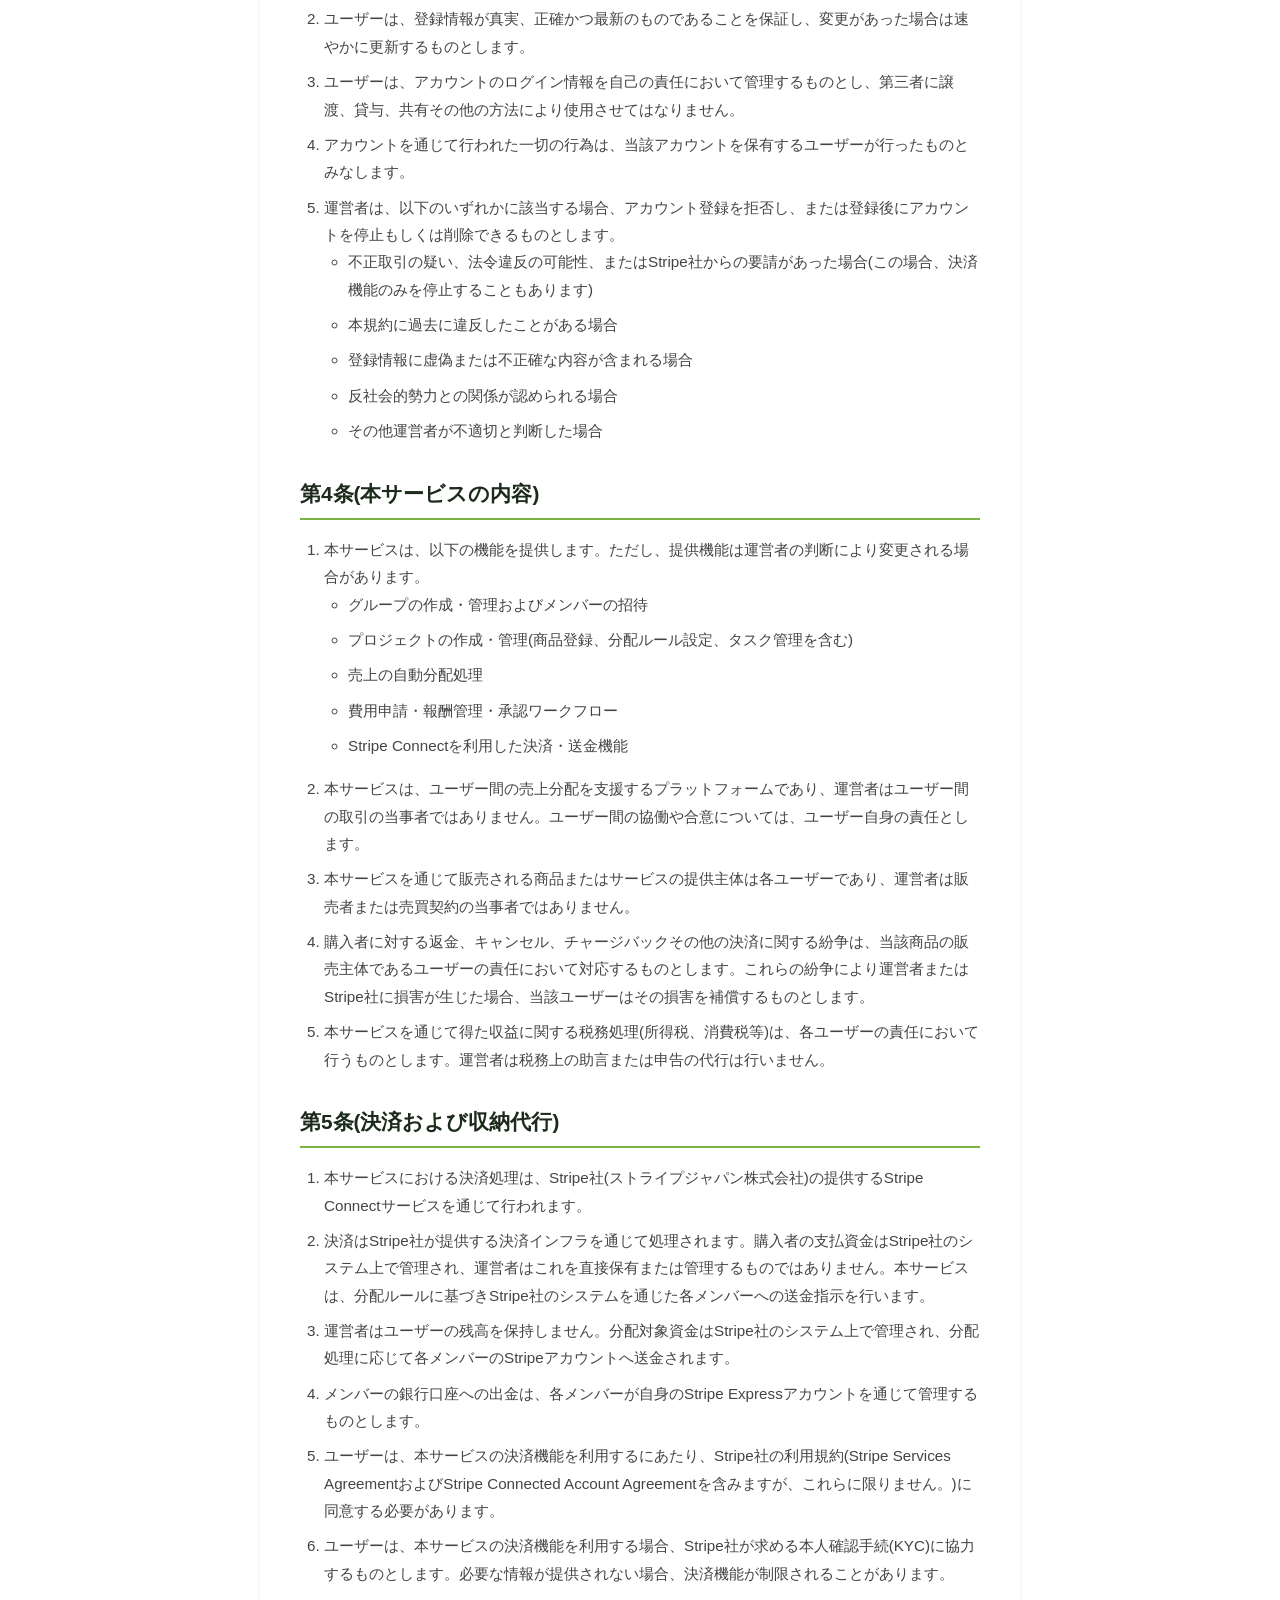
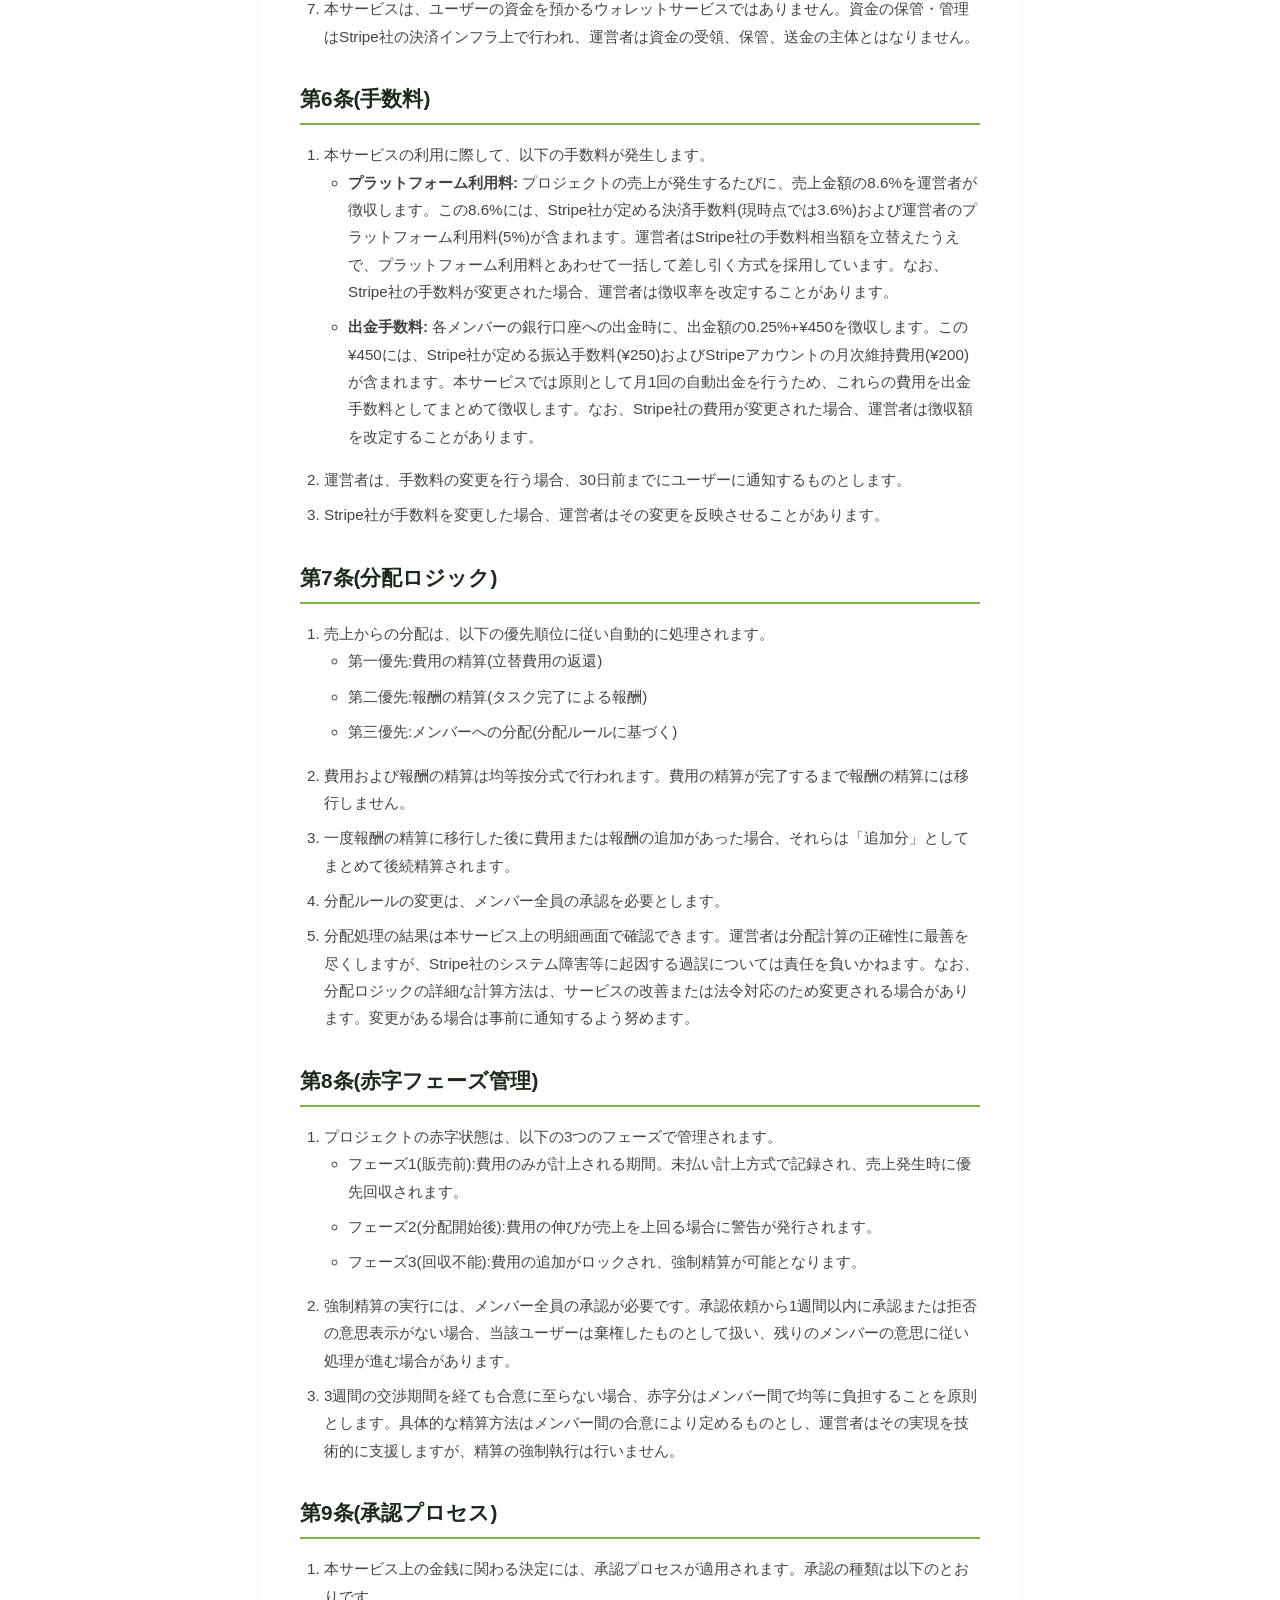
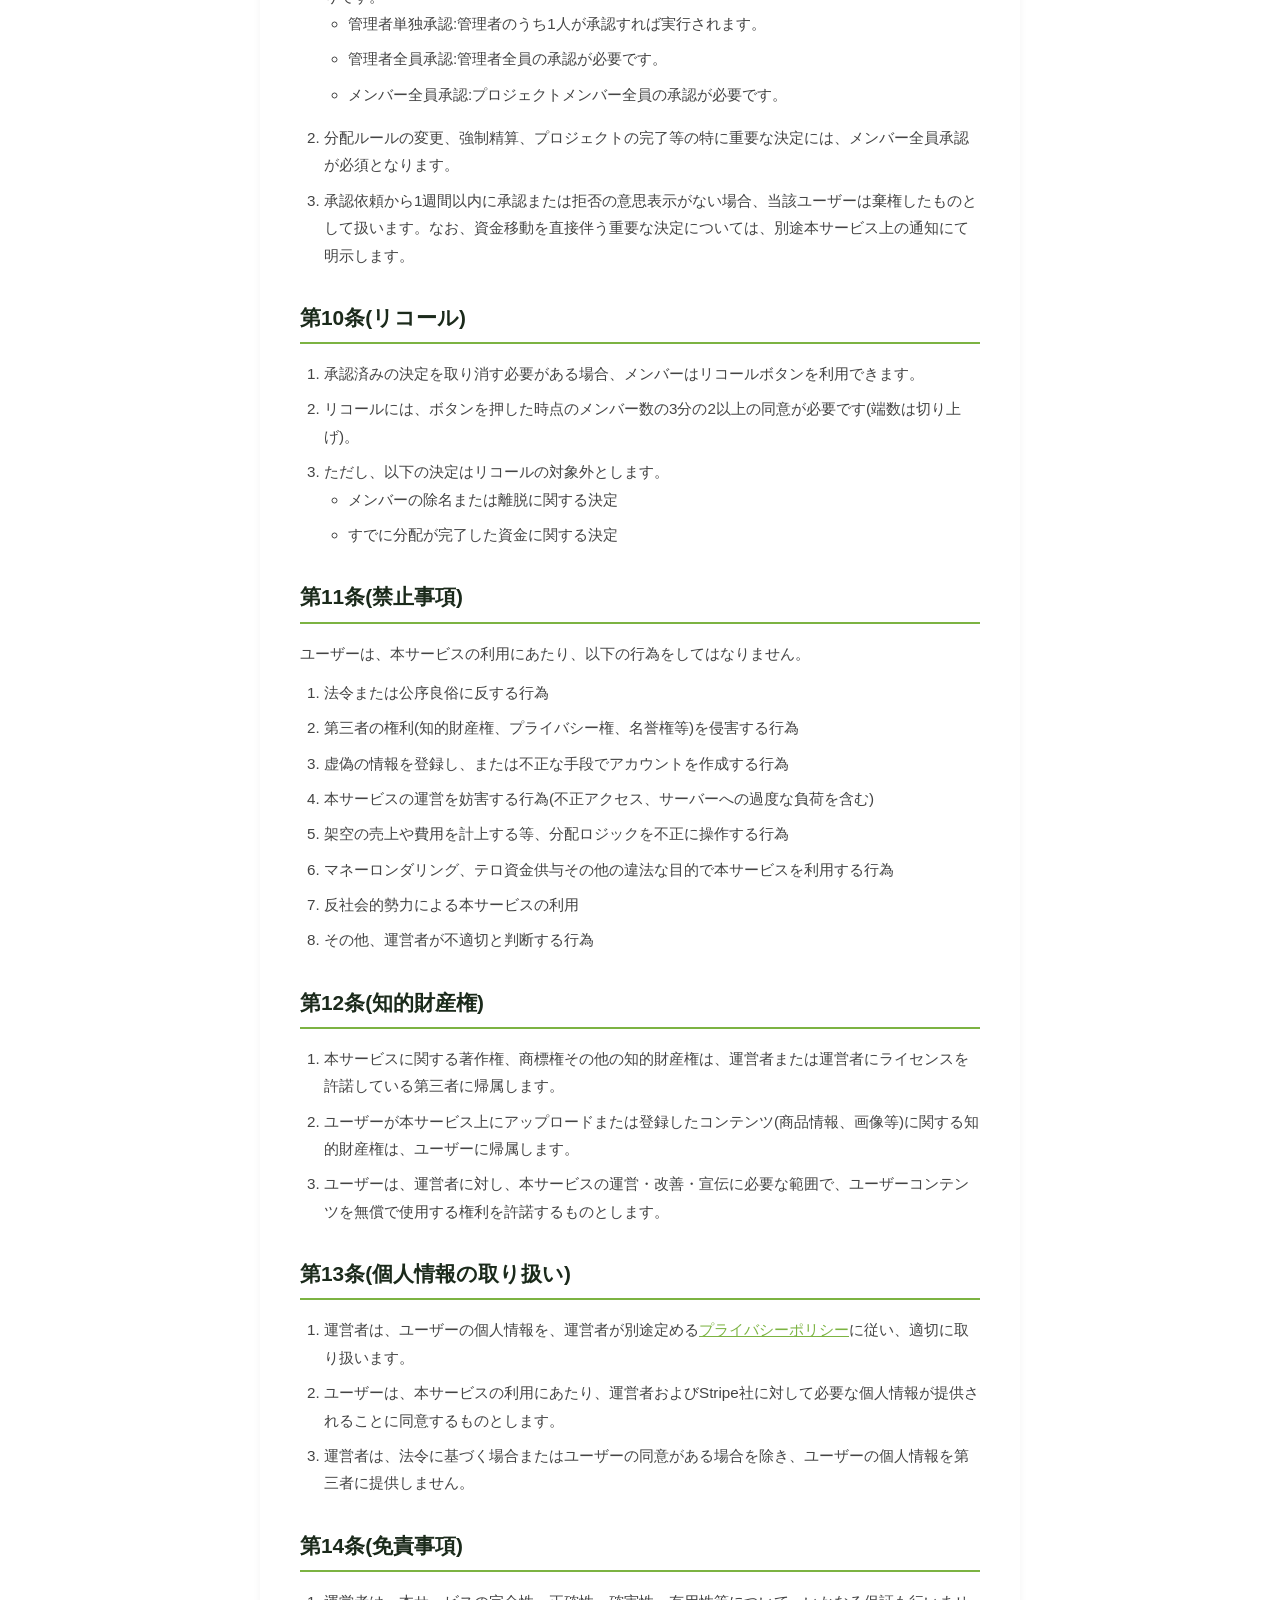
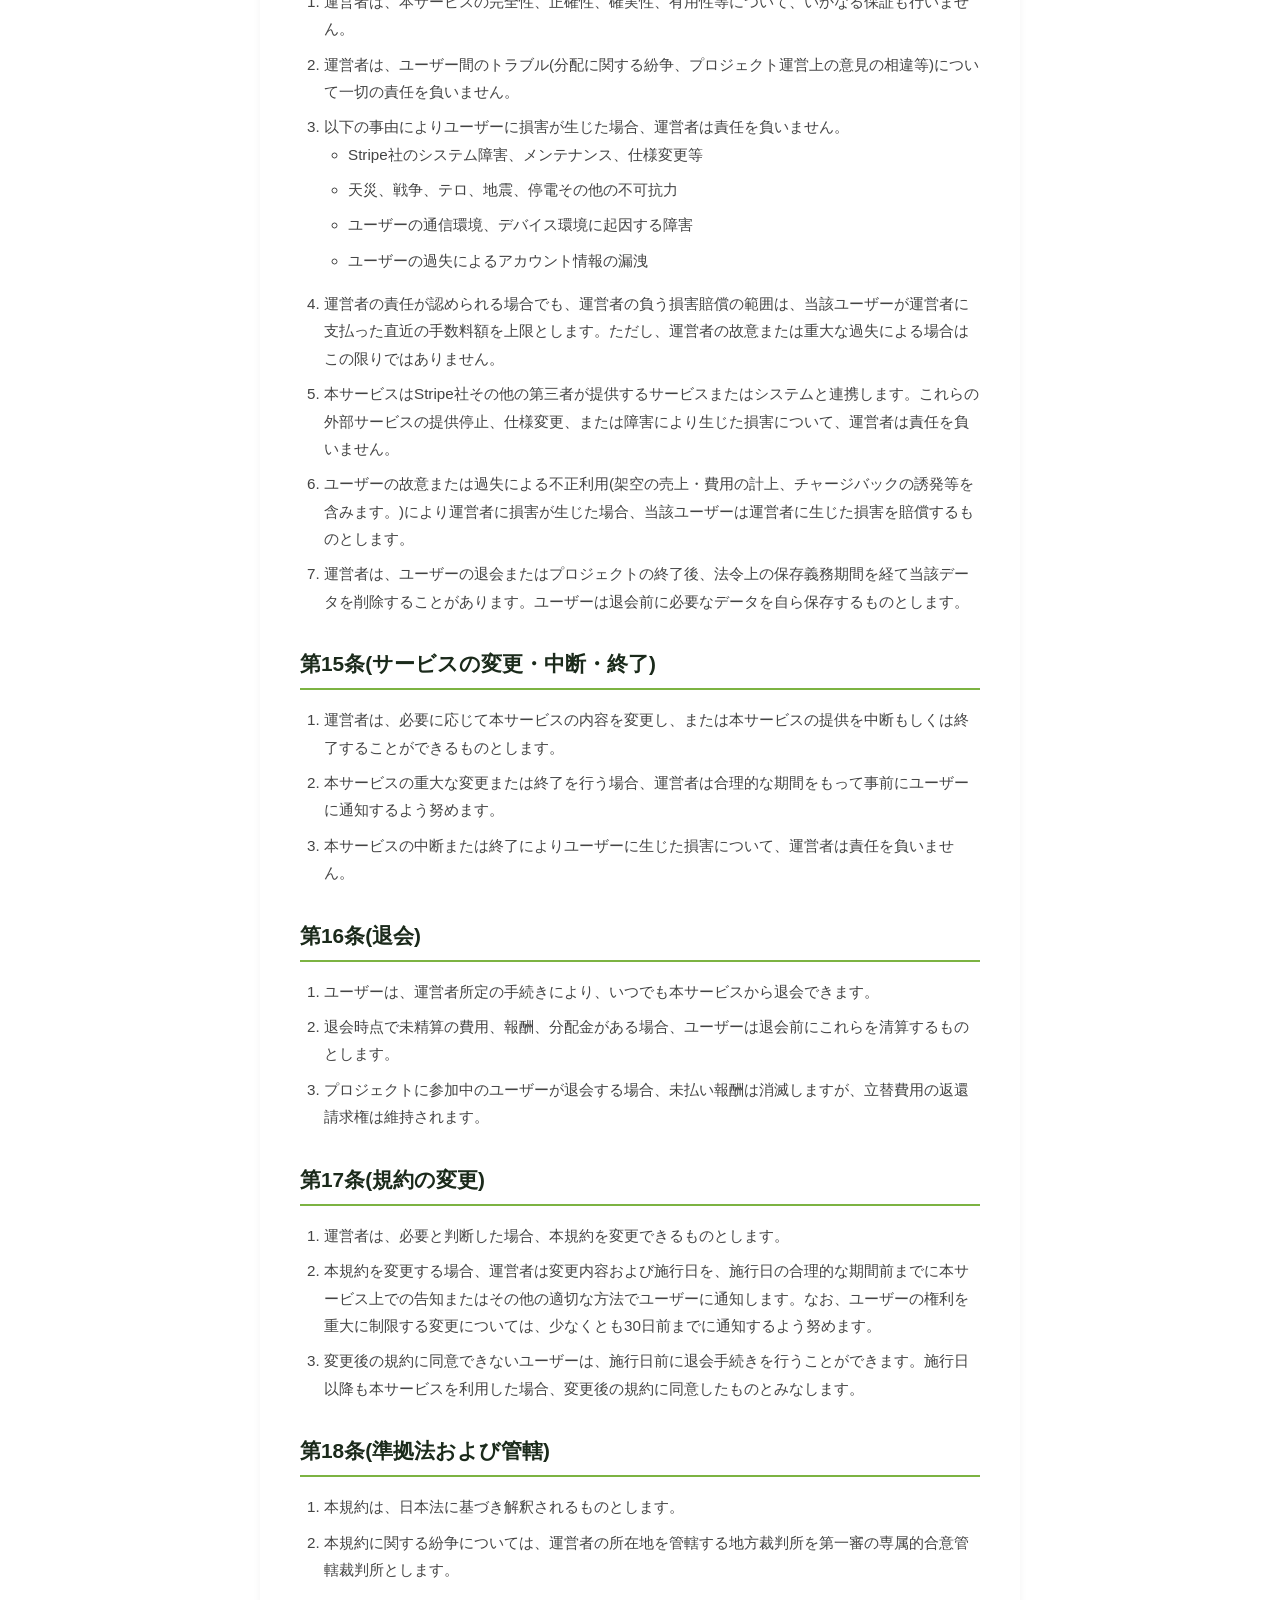
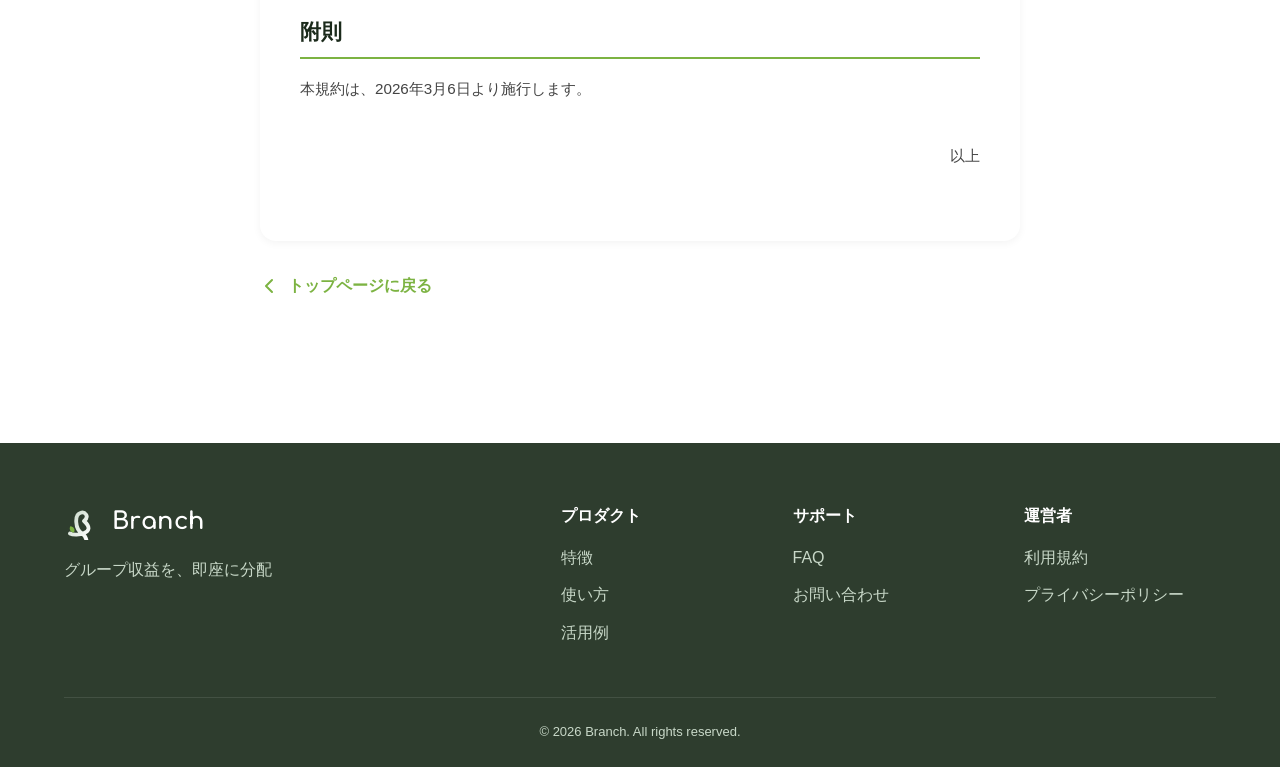
<file: terms.html>
<!DOCTYPE html>
<html lang="ja">

<head>
    <meta charset="UTF-8">
    <meta name="viewport" content="width=device-width, initial-scale=1.0">
    <meta name="description" content="Branch利用規約 - グループでの収益分配を自動化するサービスの利用条件">
    <title>利用規約 - Branch</title>
    <link rel="icon" type="image/svg+xml" href="favicon.svg">
    <link rel="preconnect" href="https://fonts.googleapis.com">
    <link rel="preconnect" href="https://fonts.gstatic.com" crossorigin>
    <link href="https://fonts.googleapis.com/css2?family=Comfortaa:wght@700&display=swap" rel="stylesheet">
    <link rel="stylesheet" href="styles.css">
    <style>
        .legal-container {
            max-width: 800px;
            margin: 80px auto;
            padding: 40px 20px;
        }

        .legal-header {
            text-align: center;
            margin-bottom: 40px;
            padding-bottom: 24px;
            border-bottom: 2px solid var(--light-gray);
        }

        .legal-title {
            font-size: 2rem;
            font-weight: 700;
            color: var(--dark);
            margin-bottom: 12px;
        }

        .legal-meta {
            font-size: 0.9rem;
            color: var(--gray);
            line-height: 1.6;
        }

        .legal-content {
            background: white;
            border-radius: 16px;
            padding: 40px;
            box-shadow: 0 2px 8px rgba(0, 0, 0, 0.05);
        }

        .legal-section {
            margin-bottom: 32px;
        }

        .legal-section h2 {
            font-size: 1.3rem;
            font-weight: 700;
            color: var(--dark);
            margin-bottom: 16px;
            padding-bottom: 8px;
            border-bottom: 2px solid var(--primary);
        }

        .legal-section h3 {
            font-size: 1.1rem;
            font-weight: 600;
            color: var(--dark);
            margin: 20px 0 12px;
        }

        .legal-section p,
        .legal-section li {
            font-size: 0.95rem;
            line-height: 1.8;
            color: #444;
            margin-bottom: 12px;
        }

        .legal-section ol,
        .legal-section ul {
            padding-left: 24px;
            margin-bottom: 16px;
        }

        .legal-section li {
            margin-bottom: 8px;
        }

        .back-link {
            display: inline-flex;
            align-items: center;
            gap: 8px;
            color: var(--primary);
            text-decoration: none;
            font-weight: 600;
            margin-bottom: 24px;
            transition: all 0.3s ease;
        }

        .back-link:hover {
            gap: 12px;
            color: var(--primary-dark);
        }

        @media (max-width: 768px) {
            .legal-container {
                margin: 60px auto;
                padding: 20px 16px;
            }

            .legal-content {
                padding: 24px 20px;
            }

            .legal-title {
                font-size: 1.6rem;
            }
        }
    </style>
</head>

<body>
    <!-- ヘッダー -->
    <header class="header">
        <div class="container">
            <div class="logo">
                <a href="index.html" style="display: flex; align-items: center; text-decoration: none; color: inherit;">
                    <svg width="36" height="36" viewBox="60 -60 680 720" xmlns="http://www.w3.org/2000/svg">
                        <defs>
                            <linearGradient id="headerLineGrad" x1="0%" y1="0%" x2="100%" y2="100%">
                                <stop offset="0%" style="stop-color:#1C2B3A;stop-opacity:1" />
                                <stop offset="100%" style="stop-color:#4A5A6A;stop-opacity:1" />
                            </linearGradient>
                        </defs>
                        <path
                            d="M 160,530 C 270,590 720,530 440,280 C 560,180 450,90 375,115 C 245,145 255,440 405,535 C 480,585 482,635 488,660"
                            fill="none" stroke="url(#headerLineGrad)" stroke-width="76" stroke-linecap="round"
                            stroke-linejoin="round" />
                        <g transform="translate(238,512) rotate(-120)">
                            <path d="M0,0 C35,-58 105,-58 145,0 C105,58 35,58 0,0 Z" fill="#7CB342" />
                        </g>
                    </svg>
                    <span>Branch</span>
                </a>
            </div>
        </div>
    </header>

    <div class="legal-container">
        <a href="index.html" class="back-link">
            <svg width="20" height="20" viewBox="0 0 20 20" fill="none">
                <path d="M12 16L6 10L12 4" stroke="currentColor" stroke-width="2" stroke-linecap="round"
                    stroke-linejoin="round" />
            </svg>
            トップページに戻る
        </a>

        <div class="legal-header">
            <h1 class="legal-title">Branch 利用規約</h1>
            <div class="legal-meta">
                最終更新日:2026年3月6日<br>
                施行日:2026年3月6日
            </div>
        </div>

        <div class="legal-content">
            <div class="legal-section">
                <h2>第1条(総則)</h2>
                <ol>
                    <li>本規約は、Branch運営事務局(以下「運営者」といいます。)が提供するアプリケーション「Branch」(以下「本サービス」といいます。)の利用条件を定めるものです。</li>
                    <li>本サービスを利用するすべての方(以下「ユーザー」といいます。)は、本規約の内容を十分に理解したうえで、本規約に同意して本サービスを利用するものとします。</li>
                    <li>本規約は、ユーザーと運営者との間の本サービスの利用に関わる一切の関係に適用されます。</li>
                    <li>運営者が本サービス上で随時掲載するガイドライン、ポリシー、ヘルプページ等(以下「個別規定」といいます。)は、本規約の一部を構成するものとします。本規約と個別規定が矛盾する場合は、個別規定が優先します。
                    </li>
                </ol>
            </div>

            <div class="legal-section">
                <h2>第2条(定義)</h2>
                <p>本規約において、以下の用語は次の意味を有するものとします。</p>
                <ol>
                    <li>「ユーザー」とは、本規約に同意のうえ本サービスにアカウントを登録し、本サービスを利用する個人または個人事業主をいいます。</li>
                    <li>「グループ」とは、本サービス上で複数のユーザーにより構成される協働体の単位をいいます。</li>
                    <li>「プロジェクト」とは、グループ内で作成される、商品の管理・分配ルールの設定・タスク管理を行う単位をいいます。</li>
                    <li>「管理者」とは、プロジェクトの重要な意思決定に関与する権限を有するユーザーをいいます。プロジェクトの作成者は自動的に管理者となります。</li>
                    <li>「メンバー」とは、プロジェクトに参加し、分配を受け取るユーザー(管理者を含む)をいいます。</li>
                    <li>「分配」とは、本サービスを通じて、プロジェクトの売上から各メンバーに対して資金を振り分ける処理をいいます。</li>
                    <li>「分配ルール」とは、プロジェクトごとに設定される、資金をメンバーに分配するためのルール(均等分配、割合分配、二段階分配を含みますが、これらに限りません。)をいいます。</li>
                    <li>「承認プロセス」とは、本サービス上の重要な意思決定について、所定の承認者の同意を得るための手続きをいいます。</li>
                    <li>「Stripeアカウント」とは、本サービスの決済・分配機能を利用するために必要となる、Stripe社が提供するアカウントをいいます。</li>
                    <li>「購入者」とは、本サービスを通じて発行された決済リンク等を用いて商品を購入する第三者をいいます。</li>
                </ol>
            </div>

            <div class="legal-section">
                <h2>第3条(アカウント登録)</h2>
                <ol>
                    <li>本サービスの利用を希望する方は、運営者所定の方法によりアカウント登録を行うものとします。</li>
                    <li>ユーザーは、登録情報が真実、正確かつ最新のものであることを保証し、変更があった場合は速やかに更新するものとします。</li>
                    <li>ユーザーは、アカウントのログイン情報を自己の責任において管理するものとし、第三者に譲渡、貸与、共有その他の方法により使用させてはなりません。</li>
                    <li>アカウントを通じて行われた一切の行為は、当該アカウントを保有するユーザーが行ったものとみなします。</li>
                    <li>運営者は、以下のいずれかに該当する場合、アカウント登録を拒否し、または登録後にアカウントを停止もしくは削除できるものとします。
                        <ul>
                            <li>不正取引の疑い、法令違反の可能性、またはStripe社からの要請があった場合(この場合、決済機能のみを停止することもあります)</li>
                            <li>本規約に過去に違反したことがある場合</li>
                            <li>登録情報に虚偽または不正確な内容が含まれる場合</li>
                            <li>反社会的勢力との関係が認められる場合</li>
                            <li>その他運営者が不適切と判断した場合</li>
                        </ul>
                    </li>
                </ol>
            </div>

            <div class="legal-section">
                <h2>第4条(本サービスの内容)</h2>
                <ol>
                    <li>本サービスは、以下の機能を提供します。ただし、提供機能は運営者の判断により変更される場合があります。
                        <ul>
                            <li>グループの作成・管理およびメンバーの招待</li>
                            <li>プロジェクトの作成・管理(商品登録、分配ルール設定、タスク管理を含む)</li>
                            <li>売上の自動分配処理</li>
                            <li>費用申請・報酬管理・承認ワークフロー</li>
                            <li>Stripe Connectを利用した決済・送金機能</li>
                        </ul>
                    </li>
                    <li>本サービスは、ユーザー間の売上分配を支援するプラットフォームであり、運営者はユーザー間の取引の当事者ではありません。ユーザー間の協働や合意については、ユーザー自身の責任とします。</li>
                    <li>本サービスを通じて販売される商品またはサービスの提供主体は各ユーザーであり、運営者は販売者または売買契約の当事者ではありません。</li>
                    <li>購入者に対する返金、キャンセル、チャージバックその他の決済に関する紛争は、当該商品の販売主体であるユーザーの責任において対応するものとします。これらの紛争により運営者またはStripe社に損害が生じた場合、当該ユーザーはその損害を補償するものとします。
                    </li>
                    <li>本サービスを通じて得た収益に関する税務処理(所得税、消費税等)は、各ユーザーの責任において行うものとします。運営者は税務上の助言または申告の代行は行いません。</li>
                </ol>
            </div>

            <div class="legal-section">
                <h2>第5条(決済および収納代行)</h2>
                <ol>
                    <li>本サービスにおける決済処理は、Stripe社(ストライプジャパン株式会社)の提供するStripe Connectサービスを通じて行われます。</li>
                    <li>決済はStripe社が提供する決済インフラを通じて処理されます。購入者の支払資金はStripe社のシステム上で管理され、運営者はこれを直接保有または管理するものではありません。本サービスは、分配ルールに基づきStripe社のシステムを通じた各メンバーへの送金指示を行います。
                    </li>
                    <li>運営者はユーザーの残高を保持しません。分配対象資金はStripe社のシステム上で管理され、分配処理に応じて各メンバーのStripeアカウントへ送金されます。</li>
                    <li>メンバーの銀行口座への出金は、各メンバーが自身のStripe Expressアカウントを通じて管理するものとします。</li>
                    <li>ユーザーは、本サービスの決済機能を利用するにあたり、Stripe社の利用規約(Stripe Services AgreementおよびStripe Connected Account
                        Agreementを含みますが、これらに限りません。)に同意する必要があります。</li>
                    <li>ユーザーは、本サービスの決済機能を利用する場合、Stripe社が求める本人確認手続(KYC)に協力するものとします。必要な情報が提供されない場合、決済機能が制限されることがあります。</li>
                    <li>本サービスは、ユーザーの資金を預かるウォレットサービスではありません。資金の保管・管理はStripe社の決済インフラ上で行われ、運営者は資金の受領、保管、送金の主体とはなりません。</li>
                </ol>
            </div>

            <div class="legal-section">
                <h2>第6条(手数料)</h2>
                <ol>
                    <li>本サービスの利用に際して、以下の手数料が発生します。
                        <ul>
                            <li><strong>プラットフォーム利用料:</strong>
                                プロジェクトの売上が発生するたびに、売上金額の8.6%を運営者が徴収します。この8.6%には、Stripe社が定める決済手数料(現時点では3.6%)および運営者のプラットフォーム利用料(5%)が含まれます。運営者はStripe社の手数料相当額を立替えたうえで、プラットフォーム利用料とあわせて一括して差し引く方式を採用しています。なお、Stripe社の手数料が変更された場合、運営者は徴収率を改定することがあります。
                            </li>
                            <li><strong>出金手数料:</strong>
                                各メンバーの銀行口座への出金時に、出金額の0.25%+¥450を徴収します。この¥450には、Stripe社が定める振込手数料(¥250)およびStripeアカウントの月次維持費用(¥200)が含まれます。本サービスでは原則として月1回の自動出金を行うため、これらの費用を出金手数料としてまとめて徴収します。なお、Stripe社の費用が変更された場合、運営者は徴収額を改定することがあります。
                            </li>
                        </ul>
                    </li>
                    <li>運営者は、手数料の変更を行う場合、30日前までにユーザーに通知するものとします。</li>
                    <li>Stripe社が手数料を変更した場合、運営者はその変更を反映させることがあります。</li>
                </ol>
            </div>

            <div class="legal-section">
                <h2>第7条(分配ロジック)</h2>
                <ol>
                    <li>売上からの分配は、以下の優先順位に従い自動的に処理されます。
                        <ul>
                            <li>第一優先:費用の精算(立替費用の返還)</li>
                            <li>第二優先:報酬の精算(タスク完了による報酬)</li>
                            <li>第三優先:メンバーへの分配(分配ルールに基づく)</li>
                        </ul>
                    </li>
                    <li>費用および報酬の精算は均等按分式で行われます。費用の精算が完了するまで報酬の精算には移行しません。</li>
                    <li>一度報酬の精算に移行した後に費用または報酬の追加があった場合、それらは「追加分」としてまとめて後続精算されます。</li>
                    <li>分配ルールの変更は、メンバー全員の承認を必要とします。</li>
                    <li>分配処理の結果は本サービス上の明細画面で確認できます。運営者は分配計算の正確性に最善を尽くしますが、Stripe社のシステム障害等に起因する過誤については責任を負いかねます。なお、分配ロジックの詳細な計算方法は、サービスの改善または法令対応のため変更される場合があります。変更がある場合は事前に通知するよう努めます。
                    </li>
                </ol>
            </div>

            <div class="legal-section">
                <h2>第8条(赤字フェーズ管理)</h2>
                <ol>
                    <li>プロジェクトの赤字状態は、以下の3つのフェーズで管理されます。
                        <ul>
                            <li>フェーズ1(販売前):費用のみが計上される期間。未払い計上方式で記録され、売上発生時に優先回収されます。</li>
                            <li>フェーズ2(分配開始後):費用の伸びが売上を上回る場合に警告が発行されます。</li>
                            <li>フェーズ3(回収不能):費用の追加がロックされ、強制精算が可能となります。</li>
                        </ul>
                    </li>
                    <li>強制精算の実行には、メンバー全員の承認が必要です。承認依頼から1週間以内に承認または拒否の意思表示がない場合、当該ユーザーは棄権したものとして扱い、残りのメンバーの意思に従い処理が進む場合があります。
                    </li>
                    <li>3週間の交渉期間を経ても合意に至らない場合、赤字分はメンバー間で均等に負担することを原則とします。具体的な精算方法はメンバー間の合意により定めるものとし、運営者はその実現を技術的に支援しますが、精算の強制執行は行いません。
                    </li>
                </ol>
            </div>

            <div class="legal-section">
                <h2>第9条(承認プロセス)</h2>
                <ol>
                    <li>本サービス上の金銭に関わる決定には、承認プロセスが適用されます。承認の種類は以下のとおりです。
                        <ul>
                            <li>管理者単独承認:管理者のうち1人が承認すれば実行されます。</li>
                            <li>管理者全員承認:管理者全員の承認が必要です。</li>
                            <li>メンバー全員承認:プロジェクトメンバー全員の承認が必要です。</li>
                        </ul>
                    </li>
                    <li>分配ルールの変更、強制精算、プロジェクトの完了等の特に重要な決定には、メンバー全員承認が必須となります。</li>
                    <li>承認依頼から1週間以内に承認または拒否の意思表示がない場合、当該ユーザーは棄権したものとして扱います。なお、資金移動を直接伴う重要な決定については、別途本サービス上の通知にて明示します。
                    </li>
                </ol>
            </div>

            <div class="legal-section">
                <h2>第10条(リコール)</h2>
                <ol>
                    <li>承認済みの決定を取り消す必要がある場合、メンバーはリコールボタンを利用できます。</li>
                    <li>リコールには、ボタンを押した時点のメンバー数の3分の2以上の同意が必要です(端数は切り上げ)。</li>
                    <li>ただし、以下の決定はリコールの対象外とします。
                        <ul>
                            <li>メンバーの除名または離脱に関する決定</li>
                            <li>すでに分配が完了した資金に関する決定</li>
                        </ul>
                    </li>
                </ol>
            </div>

            <div class="legal-section">
                <h2>第11条(禁止事項)</h2>
                <p>ユーザーは、本サービスの利用にあたり、以下の行為をしてはなりません。</p>
                <ol>
                    <li>法令または公序良俗に反する行為</li>
                    <li>第三者の権利(知的財産権、プライバシー権、名誉権等)を侵害する行為</li>
                    <li>虚偽の情報を登録し、または不正な手段でアカウントを作成する行為</li>
                    <li>本サービスの運営を妨害する行為(不正アクセス、サーバーへの過度な負荷を含む)</li>
                    <li>架空の売上や費用を計上する等、分配ロジックを不正に操作する行為</li>
                    <li>マネーロンダリング、テロ資金供与その他の違法な目的で本サービスを利用する行為</li>
                    <li>反社会的勢力による本サービスの利用</li>
                    <li>その他、運営者が不適切と判断する行為</li>
                </ol>
            </div>

            <div class="legal-section">
                <h2>第12条(知的財産権)</h2>
                <ol>
                    <li>本サービスに関する著作権、商標権その他の知的財産権は、運営者または運営者にライセンスを許諾している第三者に帰属します。</li>
                    <li>ユーザーが本サービス上にアップロードまたは登録したコンテンツ(商品情報、画像等)に関する知的財産権は、ユーザーに帰属します。</li>
                    <li>ユーザーは、運営者に対し、本サービスの運営・改善・宣伝に必要な範囲で、ユーザーコンテンツを無償で使用する権利を許諾するものとします。</li>
                </ol>
            </div>

            <div class="legal-section">
                <h2>第13条(個人情報の取り扱い)</h2>
                <ol>
                    <li>運営者は、ユーザーの個人情報を、運営者が別途定める<a href="privacy.html"
                            style="color: var(--primary); text-decoration: underline;">プライバシーポリシー</a>に従い、適切に取り扱います。</li>
                    <li>ユーザーは、本サービスの利用にあたり、運営者およびStripe社に対して必要な個人情報が提供されることに同意するものとします。</li>
                    <li>運営者は、法令に基づく場合またはユーザーの同意がある場合を除き、ユーザーの個人情報を第三者に提供しません。</li>
                </ol>
            </div>

            <div class="legal-section">
                <h2>第14条(免責事項)</h2>
                <ol>
                    <li>運営者は、本サービスの完全性、正確性、確実性、有用性等について、いかなる保証も行いません。</li>
                    <li>運営者は、ユーザー間のトラブル(分配に関する紛争、プロジェクト運営上の意見の相違等)について一切の責任を負いません。</li>
                    <li>以下の事由によりユーザーに損害が生じた場合、運営者は責任を負いません。
                        <ul>
                            <li>Stripe社のシステム障害、メンテナンス、仕様変更等</li>
                            <li>天災、戦争、テロ、地震、停電その他の不可抗力</li>
                            <li>ユーザーの通信環境、デバイス環境に起因する障害</li>
                            <li>ユーザーの過失によるアカウント情報の漏洩</li>
                        </ul>
                    </li>
                    <li>運営者の責任が認められる場合でも、運営者の負う損害賠償の範囲は、当該ユーザーが運営者に支払った直近の手数料額を上限とします。ただし、運営者の故意または重大な過失による場合はこの限りではありません。
                    </li>
                    <li>本サービスはStripe社その他の第三者が提供するサービスまたはシステムと連携します。これらの外部サービスの提供停止、仕様変更、または障害により生じた損害について、運営者は責任を負いません。
                    </li>
                    <li>ユーザーの故意または過失による不正利用(架空の売上・費用の計上、チャージバックの誘発等を含みます。)により運営者に損害が生じた場合、当該ユーザーは運営者に生じた損害を賠償するものとします。
                    </li>
                    <li>運営者は、ユーザーの退会またはプロジェクトの終了後、法令上の保存義務期間を経て当該データを削除することがあります。ユーザーは退会前に必要なデータを自ら保存するものとします。</li>
                </ol>
            </div>

            <div class="legal-section">
                <h2>第15条(サービスの変更・中断・終了)</h2>
                <ol>
                    <li>運営者は、必要に応じて本サービスの内容を変更し、または本サービスの提供を中断もしくは終了することができるものとします。</li>
                    <li>本サービスの重大な変更または終了を行う場合、運営者は合理的な期間をもって事前にユーザーに通知するよう努めます。</li>
                    <li>本サービスの中断または終了によりユーザーに生じた損害について、運営者は責任を負いません。</li>
                </ol>
            </div>

            <div class="legal-section">
                <h2>第16条(退会)</h2>
                <ol>
                    <li>ユーザーは、運営者所定の手続きにより、いつでも本サービスから退会できます。</li>
                    <li>退会時点で未精算の費用、報酬、分配金がある場合、ユーザーは退会前にこれらを清算するものとします。</li>
                    <li>プロジェクトに参加中のユーザーが退会する場合、未払い報酬は消滅しますが、立替費用の返還請求権は維持されます。</li>
                </ol>
            </div>

            <div class="legal-section">
                <h2>第17条(規約の変更)</h2>
                <ol>
                    <li>運営者は、必要と判断した場合、本規約を変更できるものとします。</li>
                    <li>本規約を変更する場合、運営者は変更内容および施行日を、施行日の合理的な期間前までに本サービス上での告知またはその他の適切な方法でユーザーに通知します。なお、ユーザーの権利を重大に制限する変更については、少なくとも30日前までに通知するよう努めます。
                    </li>
                    <li>変更後の規約に同意できないユーザーは、施行日前に退会手続きを行うことができます。施行日以降も本サービスを利用した場合、変更後の規約に同意したものとみなします。</li>
                </ol>
            </div>

            <div class="legal-section">
                <h2>第18条(準拠法および管轄)</h2>
                <ol>
                    <li>本規約は、日本法に基づき解釈されるものとします。</li>
                    <li>本規約に関する紛争については、運営者の所在地を管轄する地方裁判所を第一審の専属的合意管轄裁判所とします。</li>
                </ol>
            </div>

            <div class="legal-section">
                <h2>附則</h2>
                <p>本規約は、2026年3月6日より施行します。</p>
                <p style="text-align: right; margin-top: 40px;">以上</p>
            </div>
        </div>

        <a href="index.html" class="back-link" style="margin-top: 32px;">
            <svg width="20" height="20" viewBox="0 0 20 20" fill="none">
                <path d="M12 16L6 10L12 4" stroke="currentColor" stroke-width="2" stroke-linecap="round"
                    stroke-linejoin="round" />
            </svg>
            トップページに戻る
        </a>
    </div>

    <!-- フッター -->
    <footer class="footer">
        <div class="container">
            <div class="footer-content">
                <div class="footer-brand">
                    <div class="logo">
                        <svg width="36" height="36" viewBox="60 -60 680 720" xmlns="http://www.w3.org/2000/svg">
                            <defs>
                                <linearGradient id="footerLineGrad" x1="0%" y1="0%" x2="100%" y2="100%">
                                    <stop offset="0%" style="stop-color:#C8D8C8;stop-opacity:1" />
                                    <stop offset="100%" style="stop-color:#FFFFFF;stop-opacity:1" />
                                </linearGradient>
                            </defs>
                            <path
                                d="M 160,530 C 270,590 720,530 440,280 C 560,180 450,90 375,115 C 245,145 255,440 405,535 C 480,585 482,635 488,660"
                                fill="none" stroke="url(#footerLineGrad)" stroke-width="76" stroke-linecap="round"
                                stroke-linejoin="round" />
                            <g transform="translate(238,512) rotate(-120)">
                                <path d="M0,0 C35,-58 105,-58 145,0 C105,58 35,58 0,0 Z" fill="#7CB342" />
                            </g>
                        </svg>
                        <span>Branch</span>
                    </div>
                    <p>グループ収益を、即座に分配</p>
                </div>
                <div class="footer-links">
                    <div class="footer-column">
                        <h4>プロダクト</h4>
                        <a href="index.html#features">特徴</a>
                        <a href="index.html#how-it-works">使い方</a>
                        <a href="index.html#use-cases">活用例</a>
                    </div>
                    <div class="footer-column">
                        <h4>サポート</h4>
                        <a href="index.html#faq">FAQ</a>
                        <a href="contact.html">お問い合わせ</a>
                    </div>
                    <div class="footer-column">
                        <h4>運営者</h4>
                        <a href="terms.html">利用規約</a>
                        <a href="privacy.html">プライバシーポリシー</a>
                    </div>
                </div>
            </div>
            <div class="footer-bottom">
                <p class="footer-copyright">&copy; 2026 Branch. All rights reserved.</p>
            </div>
        </div>
    </footer>

    <script src="script.js"></script>
</body>

</html>
</file>
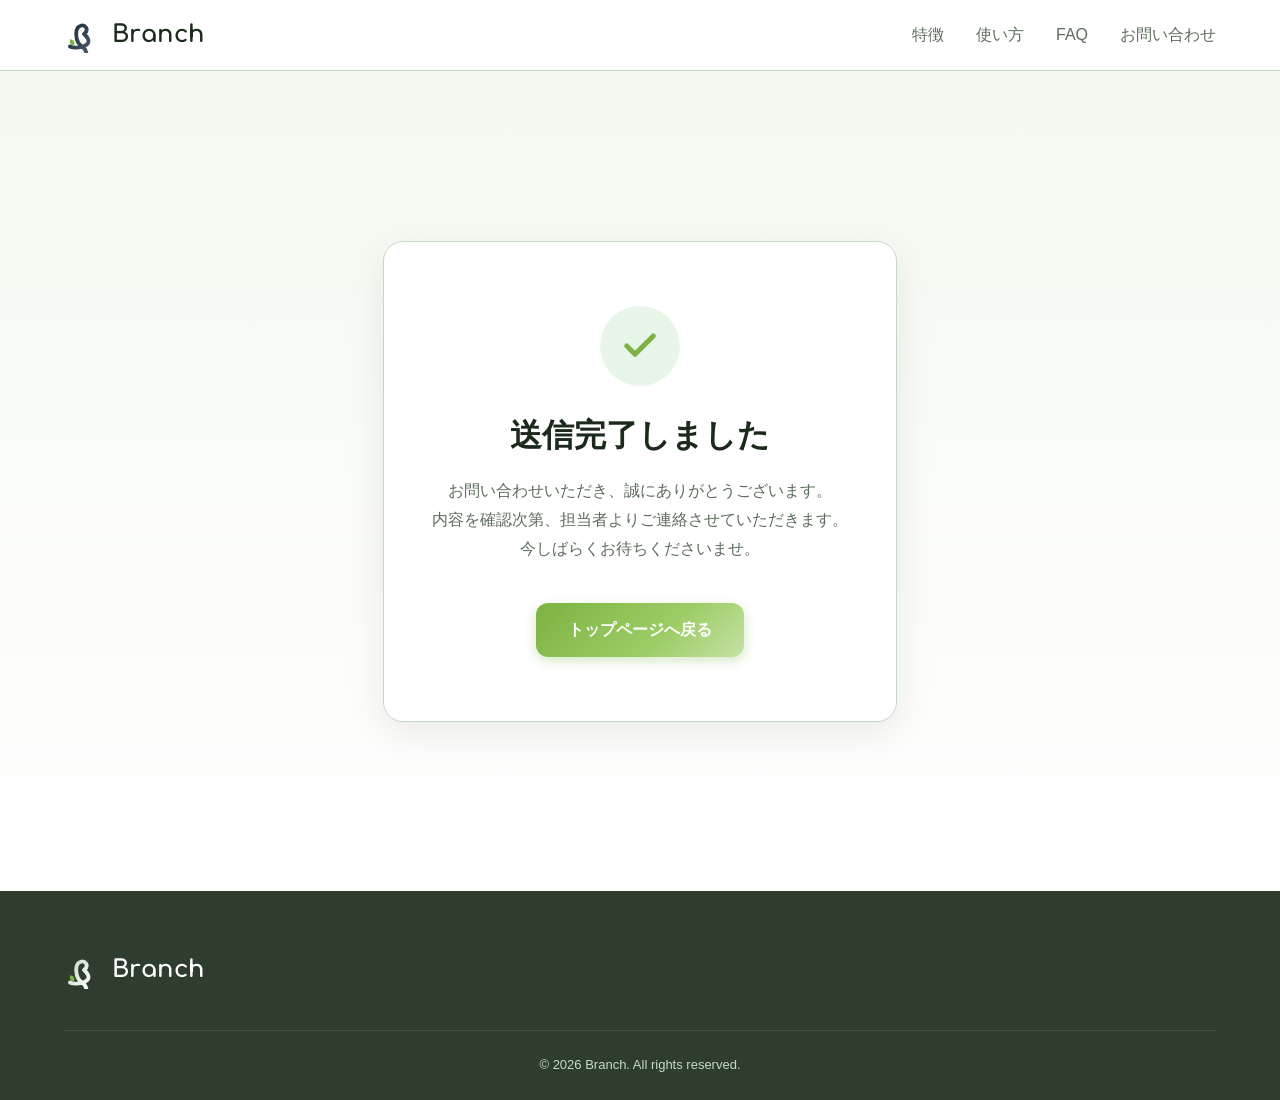
<file: thank-you.html>
<!DOCTYPE html>
<html lang="ja">

<head>
    <meta charset="UTF-8">
    <meta name="viewport" content="width=device-width, initial-scale=1.0">
    <meta name="description" content="お問い合わせいただきありがとうございました。">
    <title>送信完了 | Branch</title>
    <link rel="icon" type="image/svg+xml" href="favicon.svg">
    <link rel="preconnect" href="https://fonts.googleapis.com">
    <link rel="preconnect" href="https://fonts.gstatic.com" crossorigin>
    <link href="https://fonts.googleapis.com/css2?family=Comfortaa:wght@700&display=swap" rel="stylesheet">
    <link rel="stylesheet" href="styles.css">
    <style>
        .thank-you-section {
            padding: 120px 0;
            background: linear-gradient(180deg, var(--bg) 0%, var(--white) 100%);
            min-height: calc(100vh - 80px);
            display: flex;
            align-items: center;
        }

        .thank-you-container {
            max-width: 600px;
            margin: 0 auto;
            background: var(--white);
            padding: 64px 48px;
            border-radius: 20px;
            box-shadow: 0 12px 40px rgba(0, 0, 0, 0.08);
            border: 1px solid var(--gray-light);
            text-align: center;
        }

        .check-icon {
            width: 80px;
            height: 80px;
            background: #E8F5E9;
            border-radius: 50%;
            display: flex;
            align-items: center;
            justify-content: center;
            margin: 0 auto 24px;
            color: var(--primary);
        }

        .thank-you-title {
            font-size: 32px;
            font-weight: 800;
            margin-bottom: 16px;
            color: var(--dark);
        }

        .thank-you-desc {
            color: var(--gray);
            font-size: 16px;
            line-height: 1.8;
            margin-bottom: 40px;
        }

        .btn-back {
            display: inline-flex;
            justify-content: center;
            padding: 14px 32px;
            border-radius: 12px;
            font-weight: 700;
            font-size: 16px;
        }

        @media (max-width: 768px) {
            .thank-you-container {
                padding: 48px 24px;
            }

            .thank-you-title {
                font-size: 26px;
            }
        }
    </style>
</head>

<body>
    <!-- ヘッダー -->
    <header class="header">
        <div class="container">
            <a href="index.html" class="logo" style="text-decoration: none;">
                <svg width="36" height="36" viewBox="60 -60 680 720" xmlns="http://www.w3.org/2000/svg">
                    <defs>
                        <linearGradient id="headerLineGrad" x1="0%" y1="0%" x2="100%" y2="100%">
                            <stop offset="0%" style="stop-color:#1C2B3A;stop-opacity:1" />
                            <stop offset="100%" style="stop-color:#4A5A6A;stop-opacity:1" />
                        </linearGradient>
                    </defs>
                    <path
                        d="M 160,530 C 270,590 720,530 440,280 C 560,180 450,90 375,115 C 245,145 255,440 405,535 C 480,585 482,635 488,660"
                        fill="none" stroke="url(#headerLineGrad)" stroke-width="76" stroke-linecap="round"
                        stroke-linejoin="round" />
                    <g transform="translate(238,512) rotate(-120)">
                        <path d="M0,0 C35,-58 105,-58 145,0 C105,58 35,58 0,0 Z" fill="#7CB342" />
                    </g>
                </svg>
                <span>Branch</span>
            </a>
            <nav class="nav">
                <a href="index.html#features">特徴</a>
                <a href="index.html#how-it-works">使い方</a>
                <a href="index.html#faq">FAQ</a>
                <a href="contact.html">お問い合わせ</a>
            </nav>
        </div>
    </header>

    <section class="thank-you-section">
        <div class="container">
            <div class="thank-you-container">
                <div class="check-icon">
                    <svg width="40" height="40" viewBox="0 0 24 24" fill="none" stroke="currentColor" stroke-width="3"
                        stroke-linecap="round" stroke-linejoin="round">
                        <path d="M20 6L9 17l-5-5" />
                    </svg>
                </div>
                <h1 class="thank-you-title">送信完了しました</h1>
                <p class="thank-you-desc">
                    お問い合わせいただき、誠にありがとうございます。<br>
                    内容を確認次第、担当者よりご連絡させていただきます。<br>
                    今しばらくお待ちくださいませ。
                </p>
                <a href="index.html" class="btn-primary btn-back">トップページへ戻る</a>
            </div>
        </div>
    </section>

    <!-- フッター -->
    <footer class="footer">
        <div class="container">
            <div class="footer-content">
                <div class="footer-brand">
                    <a href="index.html" class="logo" style="text-decoration:none;">
                        <svg width="36" height="36" viewBox="60 -60 680 720" xmlns="http://www.w3.org/2000/svg">
                            <defs>
                                <linearGradient id="footerLineGrad" x1="0%" y1="0%" x2="100%" y2="100%">
                                    <stop offset="0%" style="stop-color:#C8D8C8;stop-opacity:1" />
                                    <stop offset="100%" style="stop-color:#FFFFFF;stop-opacity:1" />
                                </linearGradient>
                            </defs>
                            <path
                                d="M 160,530 C 270,590 720,530 440,280 C 560,180 450,90 375,115 C 245,145 255,440 405,535 C 480,585 482,635 488,660"
                                fill="none" stroke="url(#footerLineGrad)" stroke-width="76" stroke-linecap="round"
                                stroke-linejoin="round" />
                            <g transform="translate(238,512) rotate(-120)">
                                <path d="M0,0 C35,-58 105,-58 145,0 C105,58 35,58 0,0 Z" fill="#7CB342" />
                            </g>
                        </svg>
                        <span>Branch</span>
                    </a>
                </div>
            </div>
            <div class="footer-bottom">
                <p class="footer-copyright">&copy; 2026 Branch. All rights reserved.</p>
            </div>
        </div>
    </footer>
</body>

</html>
</file>
<file: styles.css>
/* リセット & ベース */
* {
    margin: 0;
    padding: 0;
    box-sizing: border-box;
}

:root {
    --primary: #7CB342;
    --primary-dark: #558B2F;
    --secondary: #9CCC65;
    --accent: #C5E1A5;
    --dark: #1B2A1B;
    --dark-light: #2E3D2E;
    --gray: #5D6D5D;
    --gray-light: #C8D8C8;
    --bg: #F5F9F0;
    --white: #FFFFFF;
    --gradient: linear-gradient(135deg, #7CB342 0%, #9CCC65 60%, #C5E1A5 100%);
}

html {
    scroll-behavior: smooth;
}

body {
    font-family: -apple-system, BlinkMacSystemFont, 'Segoe UI', 'Noto Sans JP', sans-serif;
    line-height: 1.6;
    color: var(--dark);
    background: var(--white);
}

.container {
    max-width: 1200px;
    margin: 0 auto;
    padding: 0 24px;
}

/* ヘッダー */
.header {
    position: sticky;
    top: 0;
    background: rgba(255, 255, 255, 0.9);
    backdrop-filter: blur(10px);
    border-bottom: 1px solid var(--gray-light);
    z-index: 100;
    padding: 16px 0;
}

.header .container {
    display: flex;
    justify-content: space-between;
    align-items: center;
}

.logo {
    display: flex;
    align-items: center;
    gap: 12px;
    font-size: 24px;
    font-weight: 700;
    color: var(--dark);
}

.logo span {
    font-family: 'Comfortaa', cursive;
    font-weight: 700;
    letter-spacing: 0.02em;
}

.nav {
    display: flex;
    gap: 32px;
    align-items: center;
}

.nav a {
    text-decoration: none;
    color: var(--gray);
    font-weight: 500;
    transition: color 0.3s;
}

.nav a:hover {
    color: var(--primary);
}

/* ボタン */
.btn-primary,
.btn-secondary,
.btn-outline {
    display: inline-flex;
    align-items: center;
    gap: 8px;
    padding: 12px 24px;
    border-radius: 12px;
    font-weight: 600;
    text-decoration: none;
    transition: all 0.3s;
    cursor: pointer;
}

.btn-primary {
    background: var(--gradient);
    color: var(--white);
    border: none;
    box-shadow: 0 4px 12px rgba(124, 179, 66, 0.3);
}

.btn-primary:hover {
    transform: translateY(-2px);
    box-shadow: 0 8px 20px rgba(124, 179, 66, 0.4);
}

.btn-secondary {
    background: var(--primary);
    color: var(--white);
    border: none;
}

.btn-secondary:hover {
    background: var(--primary-dark);
}

.btn-outline {
    background: transparent;
    color: var(--primary);
    border: 2px solid var(--primary);
}

.btn-outline:hover {
    background: var(--primary);
    color: var(--white);
}

/* ヒーロー */
.hero {
    padding: 120px 0 80px;
    background: linear-gradient(180deg, var(--bg) 0%, var(--white) 100%);
}

.hero .container {
    display: grid;
    grid-template-columns: 1fr 1fr;
    gap: 60px;
    align-items: center;
}

.hero-title {
    font-size: 56px;
    font-weight: 800;
    line-height: 1.2;
    margin-bottom: 24px;
}

.gradient-text {
    background: var(--gradient);
    -webkit-background-clip: text;
    -webkit-text-fill-color: transparent;
    background-clip: text;
}

.hero-description {
    font-size: 20px;
    color: var(--gray);
    margin-bottom: 32px;
}

.hero-buttons {
    display: flex;
    gap: 16px;
}

/* モックアップ */
.phone-mockup {
    position: relative;
    width: 300px;
    height: 600px;
    background: var(--dark);
    border-radius: 40px;
    padding: 12px;
    box-shadow: 0 20px 60px rgba(0, 0, 0, 0.3);
    margin: 0 auto;
}

.phone-screen {
    width: 100%;
    height: 100%;
    background: var(--white);
    border-radius: 32px;
    padding: 20px;
    overflow: hidden;
}

.demo-card {
    background: linear-gradient(135deg, #F1F8E9 0%, #F5F9F0 100%);
    border-radius: 16px;
    padding: 20px;
    border: 1px solid var(--gray-light);
}

.demo-header {
    display: flex;
    gap: 12px;
    margin-bottom: 16px;
}

.demo-avatar {
    width: 40px;
    height: 40px;
    background: var(--gradient);
    border-radius: 50%;
}

.demo-title {
    font-weight: 600;
    font-size: 14px;
}

.demo-time {
    font-size: 12px;
    color: var(--gray);
}

.demo-amount {
    font-size: 32px;
    font-weight: 700;
    color: var(--primary);
    margin-bottom: 16px;
}

.demo-splits {
    display: flex;
    flex-direction: column;
    gap: 8px;
    margin-bottom: 16px;
}

.split-item {
    display: flex;
    justify-content: space-between;
    padding: 8px 12px;
    background: var(--white);
    border-radius: 8px;
    font-size: 14px;
}

.demo-status {
    text-align: center;
    color: #10B981;
    font-weight: 600;
    font-size: 14px;
}

/* セクション共通 */
section {
    padding: 80px 0;
}

.section-title {
    font-size: 48px;
    font-weight: 800;
    text-align: center;
    margin-bottom: 16px;
}

.section-subtitle {
    font-size: 20px;
    color: var(--gray);
    text-align: center;
    margin-bottom: 60px;
}

/* 問題提起 */
.problem {
    background: var(--bg);
}

.problem-grid {
    display: grid;
    grid-template-columns: repeat(3, 1fr);
    gap: 32px;
}

.problem-card {
    background: var(--white);
    padding: 32px;
    border-radius: 16px;
    text-align: center;
    border: 1px solid var(--gray-light);
}

.problem-icon {
    display: flex;
    margin-bottom: 16px;
}

.problem-card h3 {
    font-size: 20px;
    font-weight: 700;
    margin-bottom: 12px;
}

.problem-card p {
    color: var(--gray);
    line-height: 1.6;
}

/* ソリューション */
.solution {
    background: var(--gradient);
    color: var(--white);
}

.solution .section-title,
.solution .section-subtitle {
    color: var(--white);
}

.solution .gradient-text {
    -webkit-text-fill-color: var(--white);
    text-decoration: underline;
    text-decoration-color: rgba(197, 225, 165, 0.7);
    text-decoration-thickness: 4px;
    text-underline-offset: 8px;
}

/* 特徴 */
.features-grid {
    display: grid;
    grid-template-columns: repeat(3, 1fr);
    gap: 32px;
}

.feature-card {
    padding: 32px;
    border-radius: 16px;
    background: var(--bg);
    transition: all 0.3s;
}

.feature-card:hover {
    transform: translateY(-4px);
    box-shadow: 0 8px 24px rgba(0, 0, 0, 0.1);
}

.feature-icon {
    font-size: 48px;
    margin-bottom: 16px;
}

.feature-card h3 {
    font-size: 20px;
    font-weight: 700;
    margin-bottom: 12px;
}

.feature-card p {
    color: var(--gray);
    line-height: 1.6;
}

/* チーム運営 */
.team-features {
    background: var(--white);
}

.team-grid {
    display: grid;
    grid-template-columns: 1fr 1fr;
    gap: 32px;
    margin-top: 16px;
}

.team-card {
    background: var(--bg);
    border-radius: 20px;
    padding: 40px;
    border: 1px solid var(--gray-light);
    transition: all 0.3s;
    position: relative;
    overflow: hidden;
}

.team-card::before {
    content: '';
    position: absolute;
    top: 0;
    left: 0;
    width: 100%;
    height: 4px;
    background: var(--gradient);
}

.team-card:hover {
    transform: translateY(-4px);
    box-shadow: 0 12px 36px rgba(124, 179, 66, 0.15);
}

.team-card-icon {
    width: 72px;
    height: 72px;
    background: var(--white);
    border-radius: 18px;
    display: flex;
    align-items: center;
    justify-content: center;
    margin-bottom: 24px;
    box-shadow: 0 4px 12px rgba(124, 179, 66, 0.15);
}

.team-card h3 {
    font-size: 24px;
    font-weight: 700;
    margin-bottom: 12px;
}

.team-card>p {
    color: var(--gray);
    line-height: 1.7;
    margin-bottom: 24px;
}

.team-feature-list {
    list-style: none;
    display: flex;
    flex-direction: column;
    gap: 12px;
}

.team-feature-list li {
    display: flex;
    align-items: flex-start;
    gap: 10px;
    font-size: 15px;
    color: var(--dark);
}

.team-feature-list li::before {
    content: '';
    display: block;
    width: 20px;
    height: 20px;
    min-width: 20px;
    background: var(--primary);
    border-radius: 50%;
    background-image: url("data:image/svg+xml,%3Csvg width='12' height='12' viewBox='0 0 12 12' fill='none' xmlns='http://www.w3.org/2000/svg'%3E%3Cpath d='M2 6l3 3 5-5' stroke='white' stroke-width='1.8' stroke-linecap='round' stroke-linejoin='round'/%3E%3C/svg%3E");
    background-repeat: no-repeat;
    background-position: center;
    margin-top: 2px;
}

/* 使い方 */
.how-it-works {
    background: var(--bg);
}

.steps {
    max-width: 800px;
    margin: 0 auto;
}

.step {
    display: flex;
    gap: 32px;
    margin-bottom: 48px;
    align-items: flex-start;
}

.step-number {
    width: 60px;
    height: 60px;
    background: var(--gradient);
    color: var(--white);
    border-radius: 50%;
    display: flex;
    align-items: center;
    justify-content: center;
    font-size: 24px;
    font-weight: 700;
    flex-shrink: 0;
}

.step-content h3 {
    font-size: 24px;
    font-weight: 700;
    margin-bottom: 8px;
}

.step-content p {
    color: var(--gray);
    font-size: 16px;
}

/* 資金の流れ */
.flow-diagram {
    display: flex;
    justify-content: space-between;
    align-items: center;
    max-width: 1000px;
    margin: 0 auto;
    flex-wrap: wrap;
    gap: 24px;
}

.flow-step {
    flex: 1;
    min-width: 150px;
    text-align: center;
}

.flow-icon {
    font-size: 48px;
    margin-bottom: 12px;
}

.flow-icon svg {
    width: 80px;
    height: 80px;
}

.flow-label {
    font-weight: 700;
    font-size: 18px;
    margin-bottom: 8px;
}

.flow-desc {
    font-size: 14px;
    color: var(--gray);
}

.flow-arrow {
    display: flex;
    align-items: center;
    justify-content: center;
    flex-shrink: 0;
    opacity: 0.8;
}

/* ユースケース */
.use-cases {
    background: var(--bg);
}

.use-cases-grid {
    display: grid;
    grid-template-columns: repeat(3, 1fr);
    gap: 32px;
}

.use-case-card {
    background: var(--white);
    padding: 32px;
    border-radius: 16px;
    text-align: center;
    border: 1px solid var(--gray-light);
    transition: all 0.3s;
}

.use-case-card:hover {
    transform: translateY(-4px);
    box-shadow: 0 8px 24px rgba(0, 0, 0, 0.1);
}

.use-case-emoji {
    font-size: 56px;
    margin-bottom: 16px;
}

.use-case-card h3 {
    font-size: 20px;
    font-weight: 700;
    margin-bottom: 12px;
}

.use-case-card p {
    color: var(--gray);
    line-height: 1.6;
}

/* FAQ */
.faq-list {
    max-width: 800px;
    margin: 0 auto;
}

.faq-item {
    background: var(--bg);
    border-radius: 12px;
    margin-bottom: 16px;
    overflow: hidden;
}

.faq-question {
    display: flex;
    justify-content: space-between;
    align-items: center;
    padding: 24px;
    cursor: pointer;
    transition: background 0.3s;
}

.faq-question:hover {
    background: var(--gray-light);
}

.faq-question h3 {
    font-size: 18px;
    font-weight: 600;
}

.faq-toggle {
    font-size: 24px;
    font-weight: 700;
    color: var(--primary);
}

.faq-answer {
    padding: 0 24px;
    max-height: 0;
    overflow: hidden;
    transition: all 0.3s;
}

.faq-item.active .faq-answer {
    padding: 0 24px 24px;
    max-height: 500px;
}

.faq-item.active .faq-toggle {
    transform: rotate(45deg);
}

.faq-answer p {
    color: var(--gray);
    line-height: 1.8;
}

/* CTA */
.cta {
    background: var(--dark);
    color: var(--white);
    text-align: center;
}

.cta-title {
    font-size: 48px;
    font-weight: 800;
    margin-bottom: 16px;
}

.cta-description {
    font-size: 20px;
    color: var(--gray-light);
    margin-bottom: 40px;
}

.cta-buttons {
    display: flex;
    gap: 24px;
    justify-content: center;
    flex-wrap: wrap;
}

.store-button-wrapper {
    position: relative;
    display: inline-flex;
    flex-direction: column;
    align-items: center;
    gap: 10px;
}

.store-button {
    display: flex;
    align-items: center;
    gap: 12px;
    padding: 16px 32px;
    background: var(--white);
    color: var(--dark);
    border-radius: 12px;
    text-decoration: none;
    transition: all 0.3s;
}

.store-button:hover {
    transform: translateY(-2px);
    box-shadow: 0 8px 24px rgba(255, 255, 255, 0.2);
}

.store-button--disabled {
    opacity: 0.55;
    cursor: not-allowed;
    filter: grayscale(0.2);
}

.store-button--disabled:hover {
    transform: none;
    box-shadow: none;
}

.store-coming-soon-badge {
    display: inline-block;
    background: linear-gradient(135deg, #9CCC65, #7CB342);
    color: #fff;
    font-size: 11px;
    font-weight: 700;
    letter-spacing: 0.08em;
    padding: 3px 12px;
    border-radius: 20px;
    box-shadow: 0 2px 8px rgba(124, 179, 66, 0.45);
}

.cta-coming-soon-note {
    margin-top: 28px;
    font-size: 14px;
    color: rgba(255, 255, 255, 0.55);
    letter-spacing: 0.01em;
}

.store-text {
    font-size: 12px;
    color: var(--gray);
}

.store-name {
    font-size: 18px;
    font-weight: 700;
}

/* フッター */
.footer {
    background: var(--dark-light);
    color: var(--white);
    padding: 60px 0 24px;
}

.footer-content {
    display: grid;
    grid-template-columns: 2fr 3fr;
    gap: 60px;
    margin-bottom: 40px;
}

.footer-brand {
    display: flex;
    flex-direction: column;
    gap: 16px;
}

.footer-brand .logo {
    color: var(--white);
}

.footer-brand p {
    color: var(--gray-light);
}

.footer-links {
    display: grid;
    grid-template-columns: repeat(3, 1fr);
    gap: 40px;
}

.footer-column h4 {
    font-size: 16px;
    font-weight: 700;
    margin-bottom: 16px;
}

.footer-column a {
    display: block;
    color: var(--gray-light);
    text-decoration: none;
    margin-bottom: 12px;
    transition: color 0.3s;
}

.footer-column a:hover {
    color: var(--white);
}

.footer-bottom {
    padding-top: 24px;
    border-top: 1px solid rgba(255, 255, 255, 0.1);
    text-align: center;
    color: var(--gray-light);
}

.footer-bottom-nav {
    display: flex;
    justify-content: center;
    flex-wrap: wrap;
    gap: 8px 24px;
    margin-bottom: 16px;
}

.footer-bottom-nav a {
    color: var(--gray-light);
    text-decoration: none;
    font-size: 13px;
    transition: color 0.3s;
}

.footer-bottom-nav a:hover {
    color: var(--white);
}

.footer-copyright {
    font-size: 13px;
    color: var(--gray-light);
    margin: 0;
}

.feature-icon {
    margin-bottom: 16px;
    display: flex;
}

/* レスポンシブ */
@media (max-width: 968px) {
    .hero .container {
        grid-template-columns: 1fr;
        text-align: center;
    }

    .hero-title {
        font-size: 40px;
    }

    .hero-buttons {
        justify-content: center;
    }

    .phone-mockup {
        margin-top: 40px;
    }

    .problem-grid,
    .features-grid,
    .team-grid,
    .use-cases-grid {
        grid-template-columns: 1fr;
    }

    .flow-diagram {
        flex-direction: column;
    }

    .flow-arrow {
        transform: rotate(90deg);
    }

    .footer-content {
        grid-template-columns: 1fr;
    }

    .nav {
        display: none;
    }
}

@media (max-width: 768px) {
    .section-title {
        font-size: 32px;
    }

    .section-subtitle {
        font-size: 16px;
    }

    section {
        padding: 60px 0;
    }

    .hero {
        padding: 80px 0 60px;
    }
}
</file>
